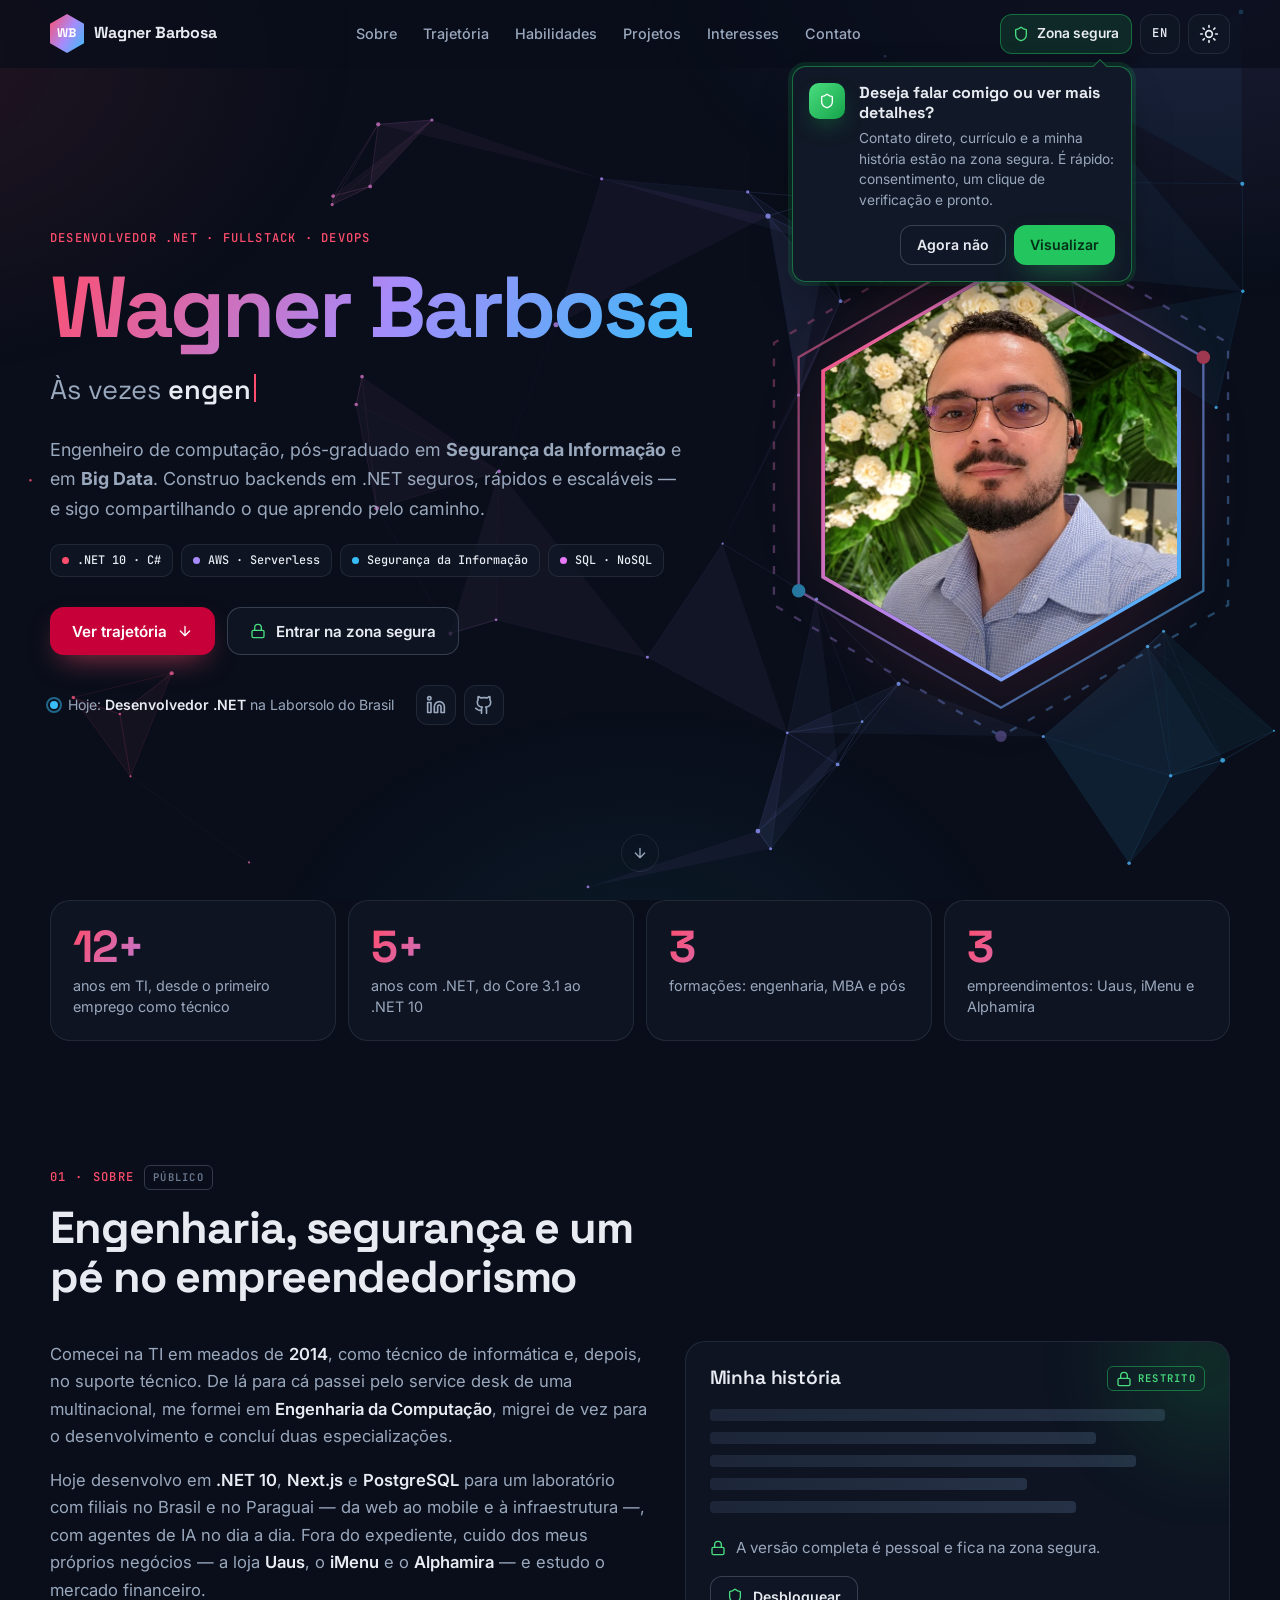
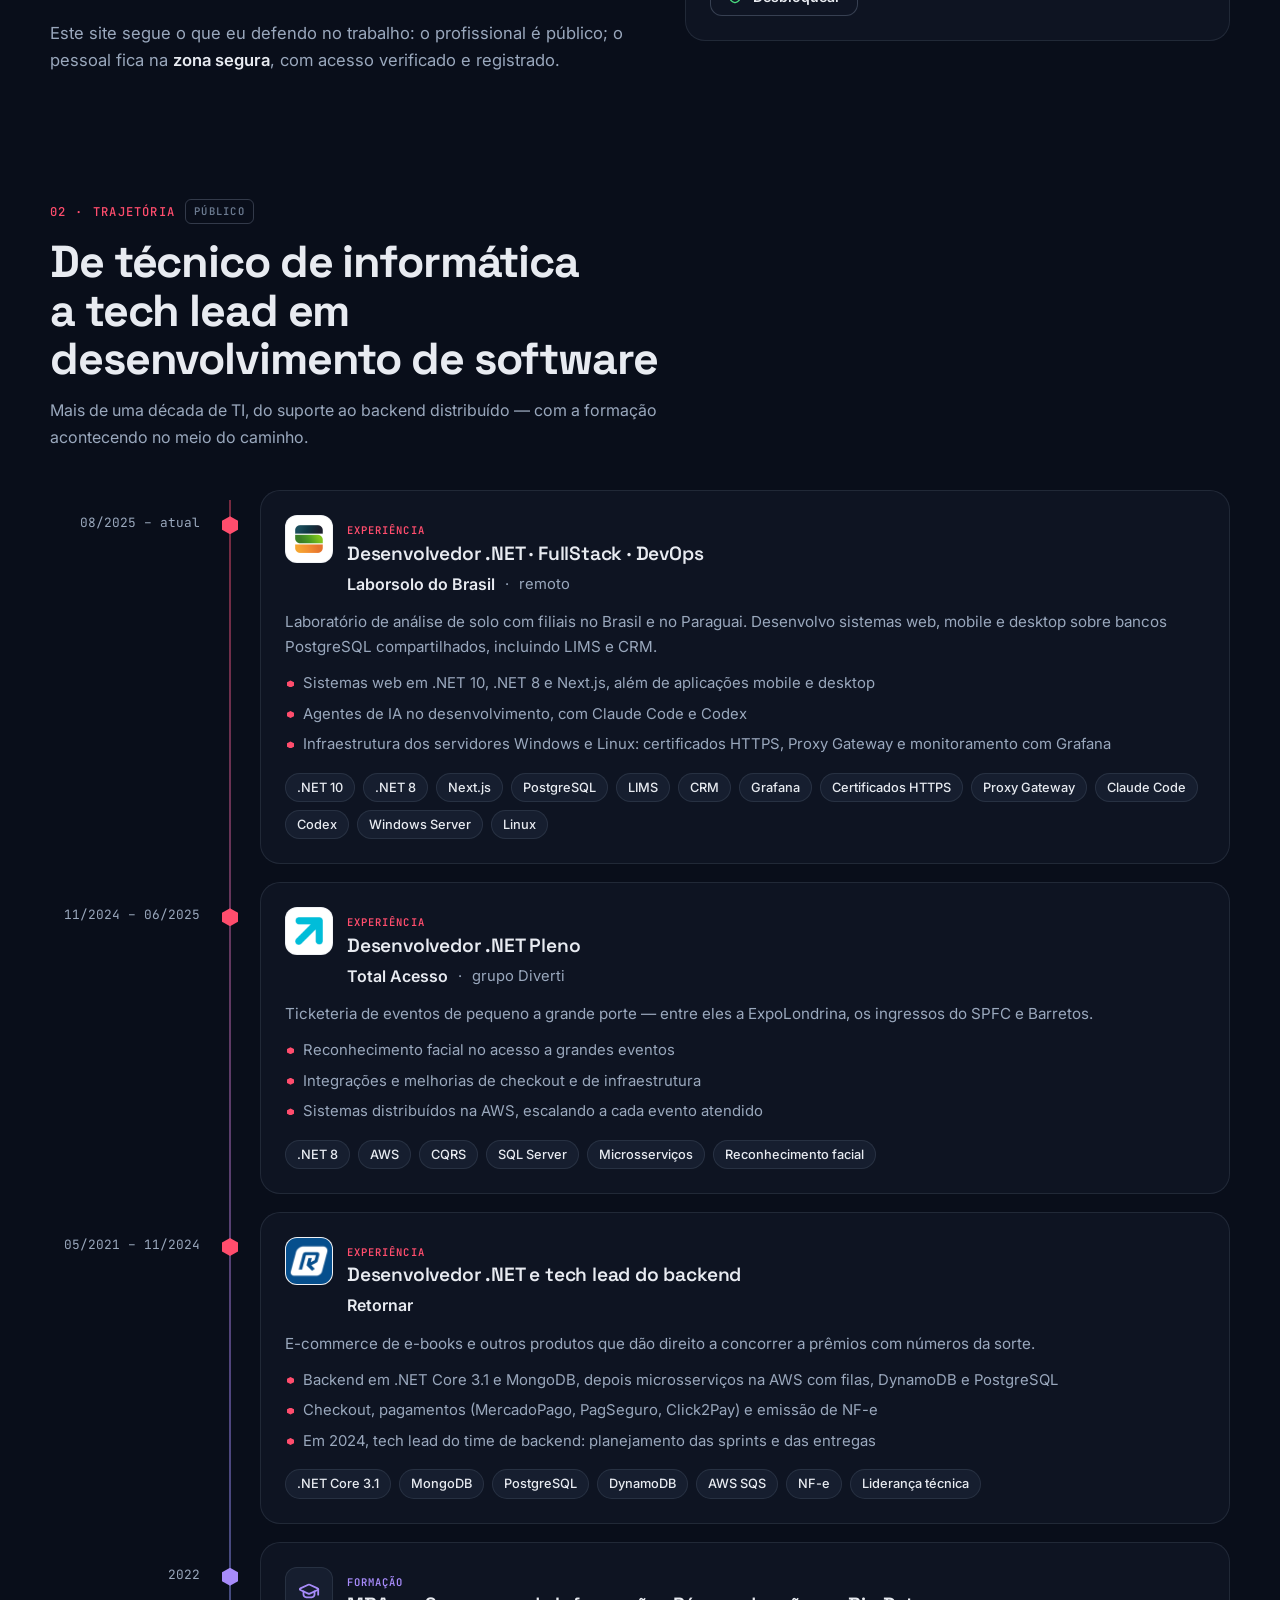
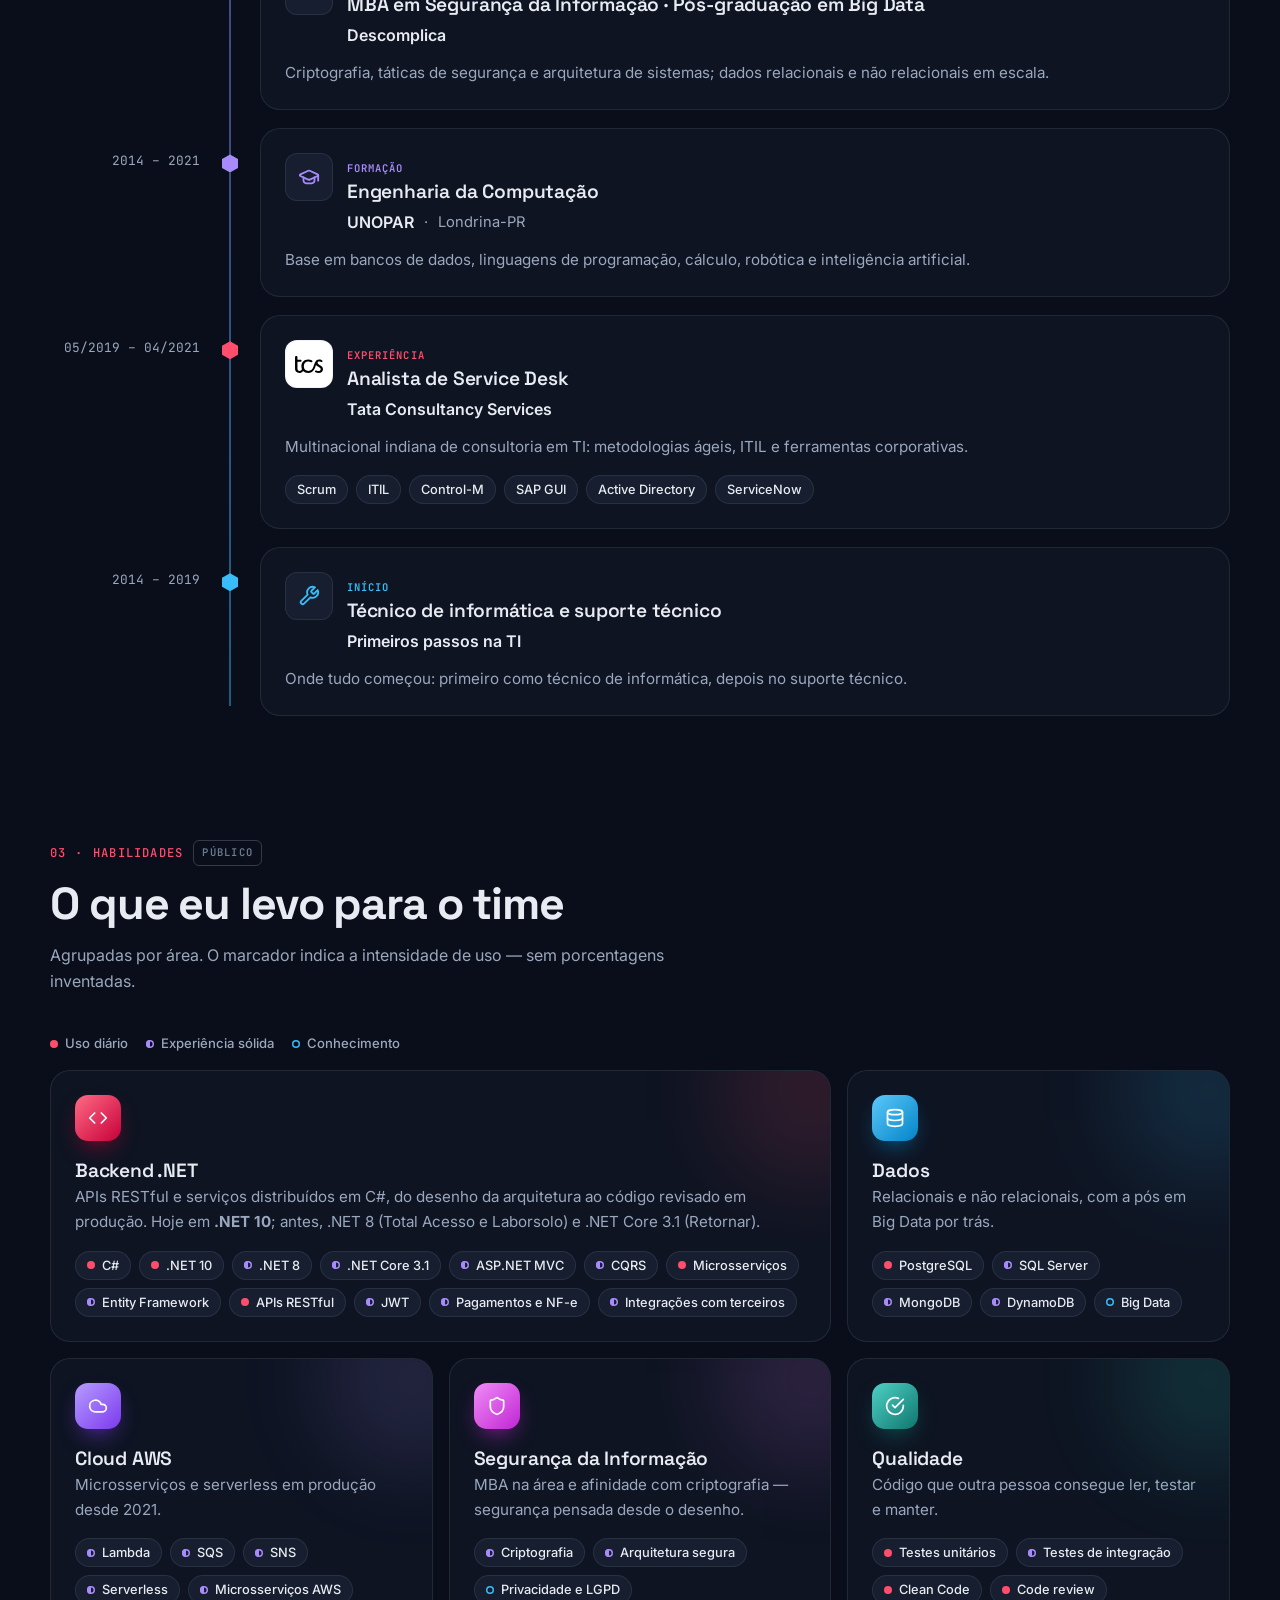
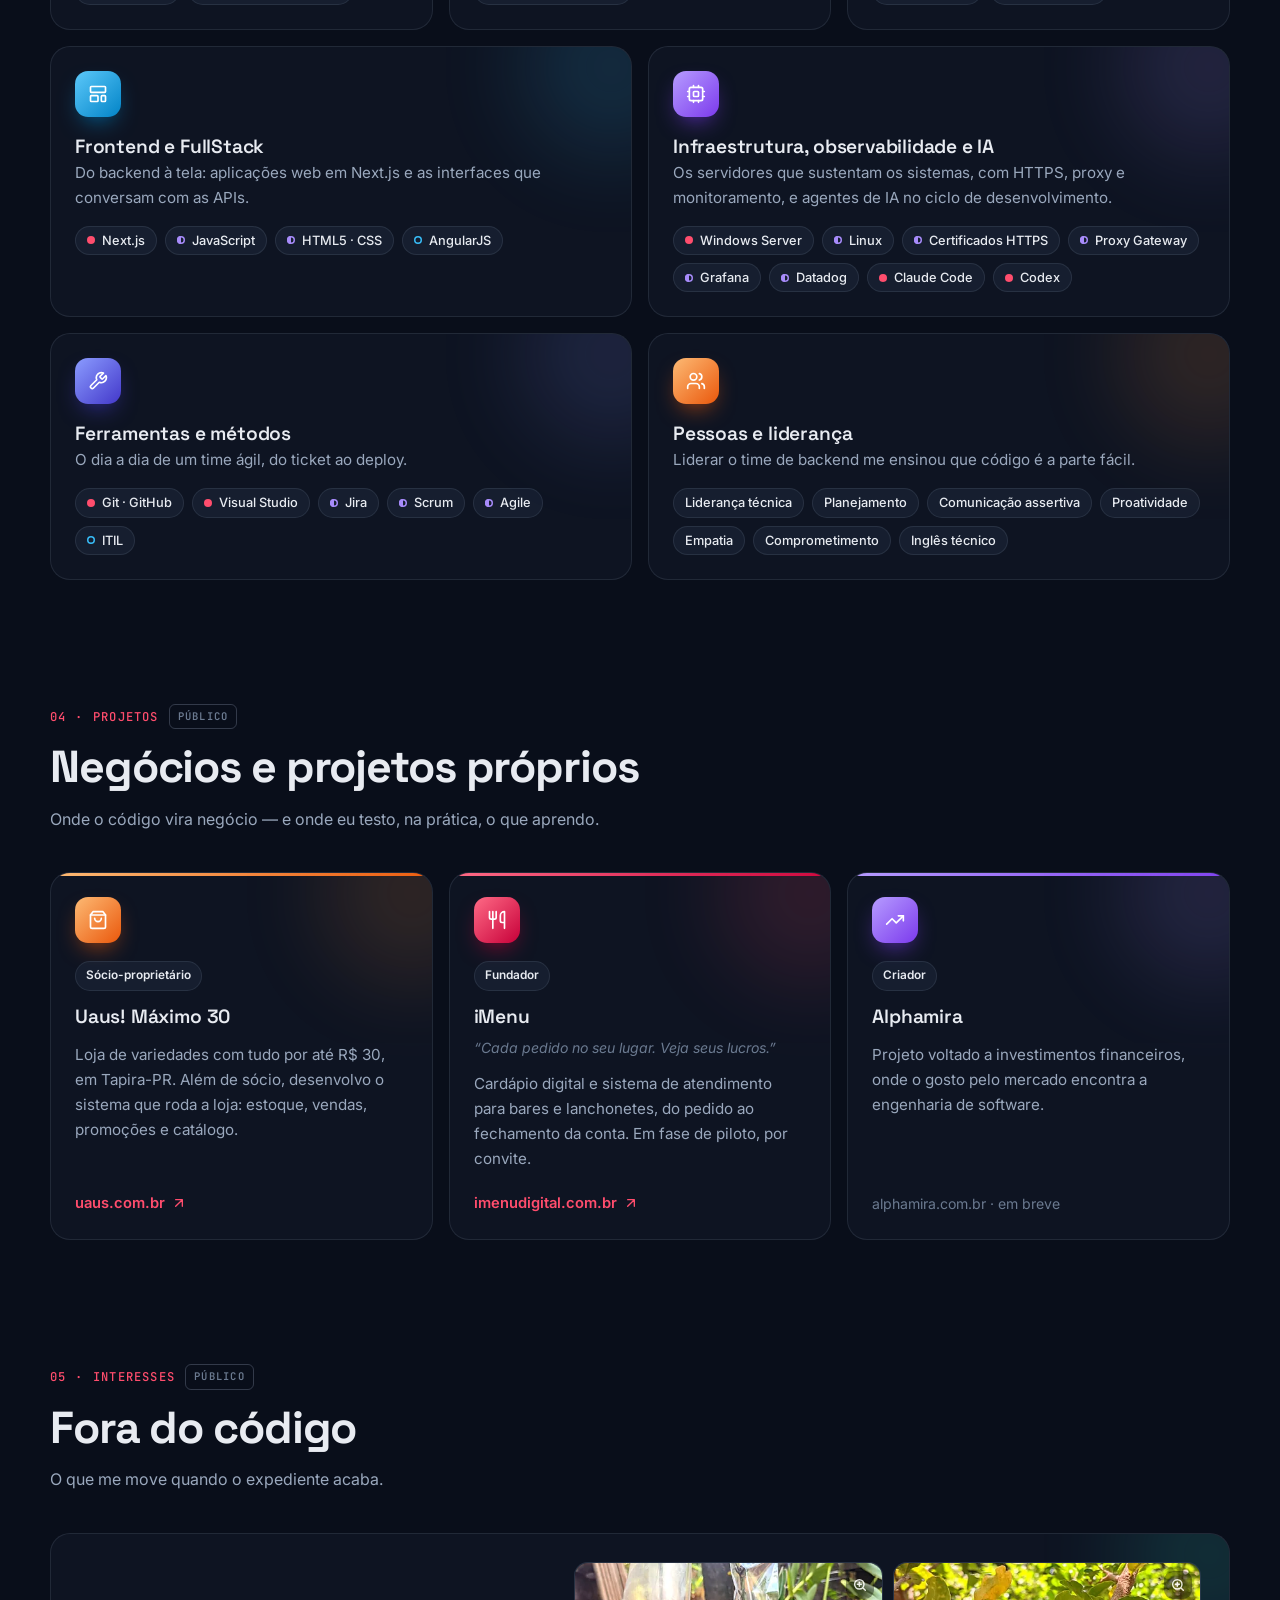
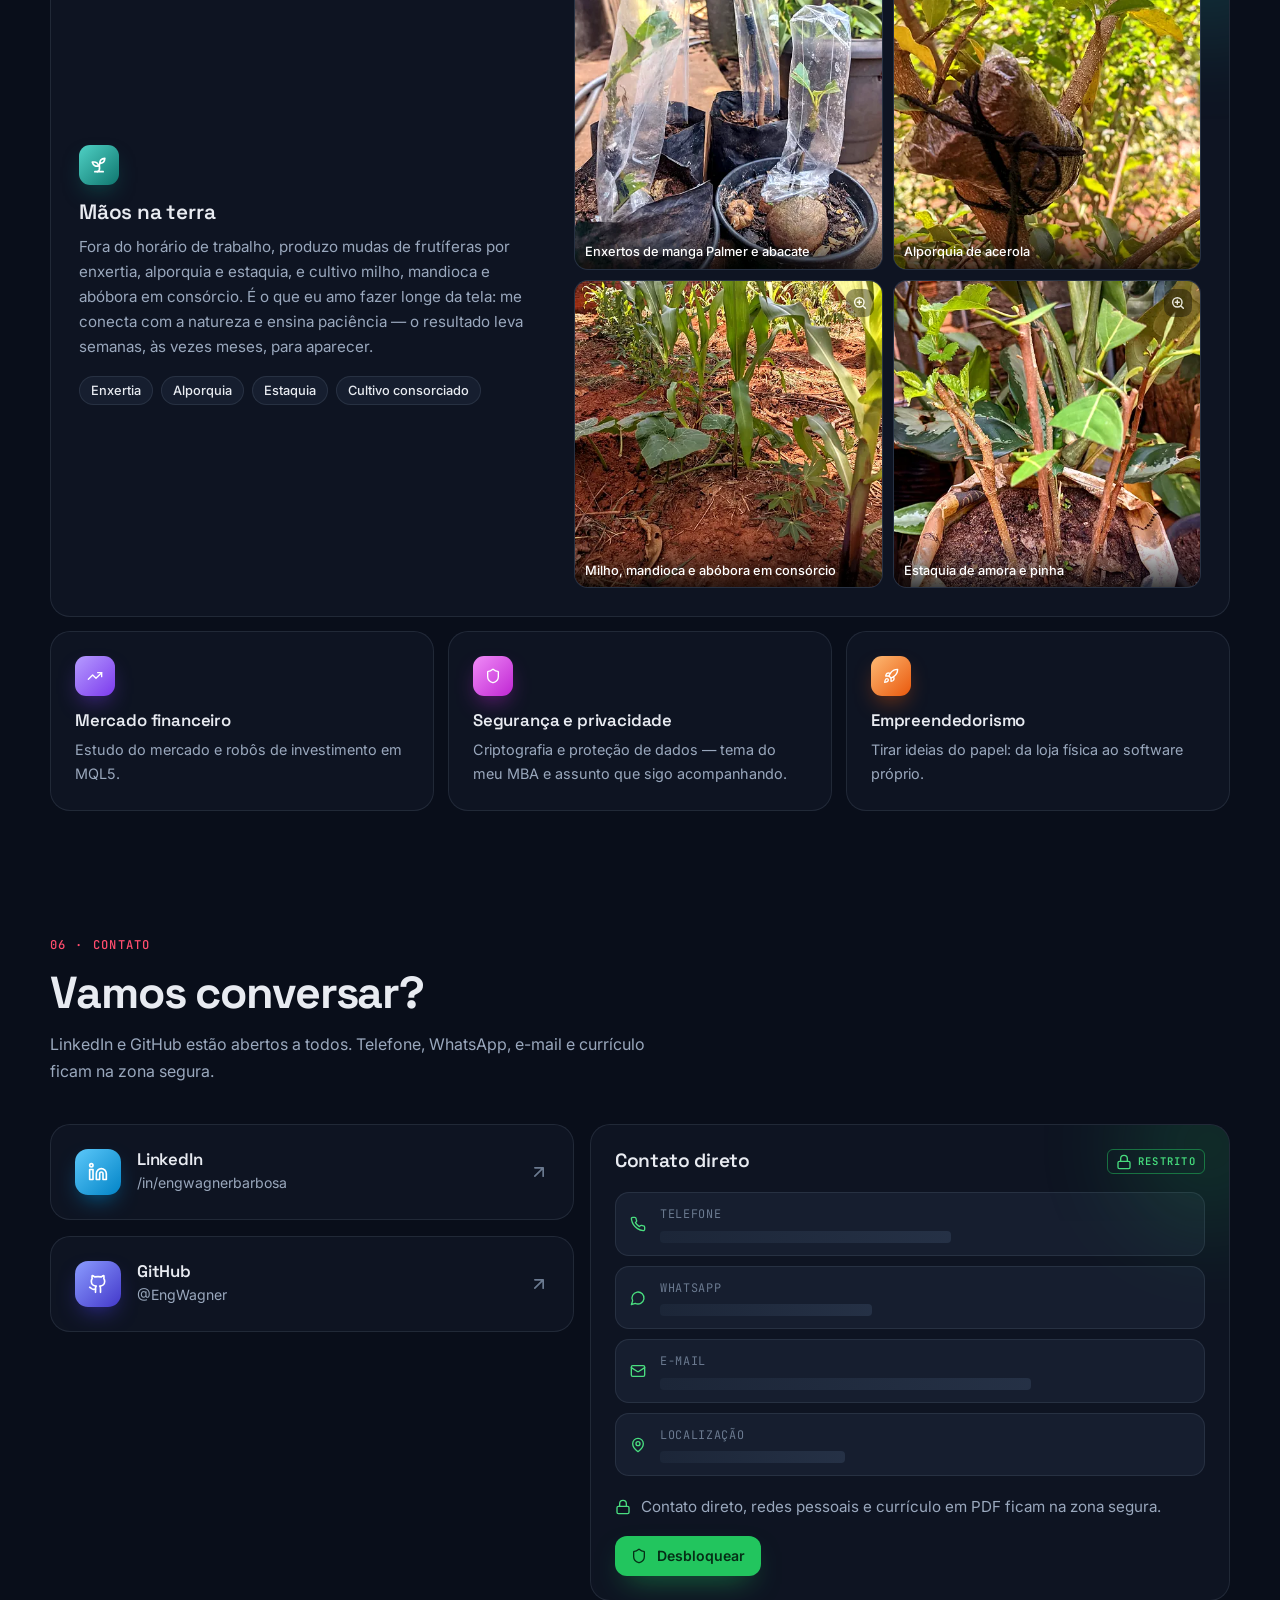
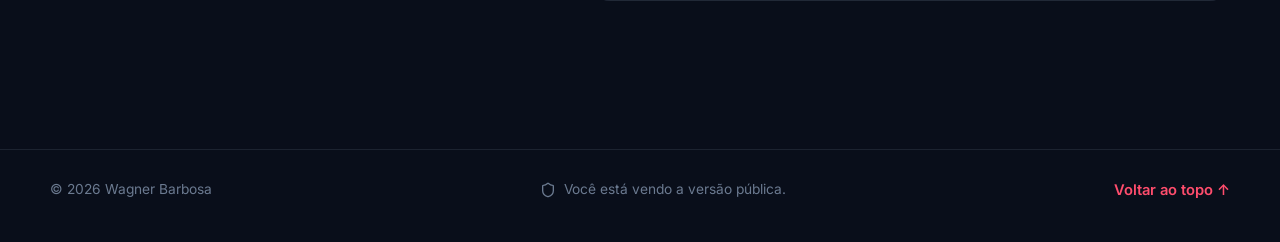
<file: index.html>
<!doctype html>
<html lang="pt-BR" data-theme="dark">
<head>
  <meta charset="utf-8">
  <meta name="viewport" content="width=device-width, initial-scale=1">
  <title>Wagner Barbosa · Desenvolvedor .NET</title>
  <meta name="description" content="Engenheiro de computação, pós-graduado em Segurança da Informação e em Big Data. Desenvolvedor .NET com foco em backend, AWS e dados.">
  <meta name="author" content="Wagner Barbosa">
  <meta name="color-scheme" content="dark light">
  <meta name="theme-color" content="#090e1a">
  <link rel="canonical" href="https://engwagner.com.br/">
  <link rel="alternate" hreflang="pt-BR" href="https://engwagner.com.br/">
  <link rel="alternate" hreflang="en" href="https://engwagner.com.br/en/">
  <link rel="alternate" hreflang="x-default" href="https://engwagner.com.br/">

  <!-- Prévia de link (LinkedIn, WhatsApp, buscadores) -->
  <meta property="og:type" content="website">
  <meta property="og:site_name" content="Wagner Barbosa">
  <meta property="og:title" content="Wagner Barbosa · Desenvolvedor .NET">
  <meta property="og:description" content="Backend em .NET, AWS e dados — com pós em Segurança da Informação e em Big Data.">
  <meta property="og:url" content="https://engwagner.com.br/">
  <meta property="og:image" content="https://engwagner.com.br/images/og-image.png">
  <meta property="og:image:width" content="1200">
  <meta property="og:image:height" content="630">
  <meta property="og:image:alt" content="Wagner Barbosa — Desenvolvedor .NET">
  <meta property="og:locale" content="pt_BR">
  <meta property="og:locale:alternate" content="en_US">
  <meta name="twitter:card" content="summary_large_image">

  <!-- Zona segura: preenchidas quando o Worker for publicado (PLANO-REDESIGN.md, §12).
       Vazias, o modal avisa que a zona ainda não está no ar. -->
  <meta name="zone-endpoint" content="https://zona-segura.engwagner.com.br">
  <meta name="zone-sitekey" content="0x4AAAAAAF-DEh5FKleddsWN">

  <!-- Tema antes da primeira pintura: escuro por padrão, sem "piscar". -->
  <script>
    (function () {
      var d = document.documentElement;
      d.classList.add('js');
      try {
        var t = localStorage.getItem('theme');
        if (t === 'light' || t === 'dark') d.setAttribute('data-theme', t);
      } catch (e) {}
    })();
  </script>

  <link rel="preconnect" href="https://fonts.googleapis.com">
  <link rel="preconnect" href="https://fonts.gstatic.com" crossorigin>
  <link href="https://fonts.googleapis.com/css2?family=Inter:wght@400;500;600&family=JetBrains+Mono:wght@400;500;600&family=Space+Grotesk:wght@500;600;700&display=swap" rel="stylesheet">
  <link rel="icon" href="images/favicon.svg" type="image/svg+xml">
  <link rel="icon" href="images/favicon-32.png" sizes="32x32" type="image/png">
  <link rel="apple-touch-icon" href="images/apple-touch-icon.png">

  <link rel="stylesheet" href="css/tokens.css?v=20261112">
  <link rel="stylesheet" href="css/styles.css?v=20261112">

  <script defer src="js/strings.js?v=20261112"></script>
  <script defer src="js/polygons.js?v=20261112"></script>
  <script defer src="js/zone.js?v=20261112"></script>
  <script defer src="js/main.js?v=20261112"></script>
  <script defer src="js/lightbox.js?v=20261112"></script>

  <!-- Google Analytics (gtag.js) -->
  <script async src="https://www.googletagmanager.com/gtag/js?id=G-HW10G16KTK"></script>
  <script>
    window.dataLayer = window.dataLayer || [];
    function gtag() { dataLayer.push(arguments); }
    gtag('js', new Date());
    gtag('config', 'G-HW10G16KTK');
  </script>

  <script type="application/ld+json">
  {
    "@context": "https://schema.org",
    "@type": "Person",
    "name": "Wagner Barbosa",
    "url": "https://engwagner.com.br/",
    "image": "https://engwagner.com.br/images/wagner.webp",
    "jobTitle": "Desenvolvedor .NET",
    "worksFor": { "@type": "Organization", "name": "Laborsolo do Brasil" },
    "alumniOf": { "@type": "CollegeOrUniversity", "name": "UNOPAR" },
    "knowsAbout": [".NET 10", ".NET", "C#", "APIs RESTful", "Clean Code", "Next.js", "CQRS", "AWS", "SQL Server", "PostgreSQL", "MongoDB", "DynamoDB", "Grafana", "Datadog", "Segurança da Informação", "Big Data"],
    "sameAs": ["https://www.linkedin.com/in/engwagnerbarbosa/", "https://github.com/EngWagner"]
  }
  </script>
</head>

<body>
  <a class="skip-link" href="#conteudo">Pular para o conteúdo</a>

  <!-- Ícones (Lucide, licença ISC) -->
  <svg width="0" height="0" style="position:absolute" aria-hidden="true">
    <symbol id="i-sun" viewBox="0 0 24 24"><circle cx="12" cy="12" r="4"/><path d="M12 2v2M12 20v2M4.93 4.93l1.41 1.41M17.66 17.66l1.41 1.41M2 12h2M20 12h2M6.34 17.66l-1.41 1.41M19.07 4.93l-1.41 1.41"/></symbol>
    <symbol id="i-moon" viewBox="0 0 24 24"><path d="M12 3a6 6 0 0 0 9 9 9 9 0 1 1-9-9Z"/></symbol>
    <symbol id="i-shield" viewBox="0 0 24 24"><path d="M20 13c0 5-3.5 7.5-7.66 8.95a1 1 0 0 1-.67-.01C7.5 20.5 4 18 4 13V6a1 1 0 0 1 1-1c2 0 4.5-1.2 6.24-2.72a1.17 1.17 0 0 1 1.52 0C14.51 3.81 17 5 19 5a1 1 0 0 1 1 1z"/></symbol>
    <symbol id="i-shield-check" viewBox="0 0 24 24"><path d="M20 13c0 5-3.5 7.5-7.66 8.95a1 1 0 0 1-.67-.01C7.5 20.5 4 18 4 13V6a1 1 0 0 1 1-1c2 0 4.5-1.2 6.24-2.72a1.17 1.17 0 0 1 1.52 0C14.51 3.81 17 5 19 5a1 1 0 0 1 1 1z"/><path d="m9 12 2 2 4-4"/></symbol>
    <symbol id="i-lock" viewBox="0 0 24 24"><rect width="18" height="11" x="3" y="11" rx="2"/><path d="M7 11V7a5 5 0 0 1 10 0v4"/></symbol>
    <symbol id="i-menu" viewBox="0 0 24 24"><path d="M4 6h16M4 12h16M4 18h16"/></symbol>
    <symbol id="i-x" viewBox="0 0 24 24"><path d="M18 6 6 18M6 6l12 12"/></symbol>
    <symbol id="i-arrow-down" viewBox="0 0 24 24"><path d="M12 5v14M19 12l-7 7-7-7"/></symbol>
    <symbol id="i-arrow-up-right" viewBox="0 0 24 24"><path d="M7 7h10v10M7 17 17 7"/></symbol>
    <symbol id="i-download" viewBox="0 0 24 24"><path d="M21 15v4a2 2 0 0 1-2 2H5a2 2 0 0 1-2-2v-4"/><path d="m7 10 5 5 5-5M12 15V3"/></symbol>
    <symbol id="i-mail" viewBox="0 0 24 24"><rect width="20" height="16" x="2" y="4" rx="2"/><path d="m22 7-8.97 5.7a1.94 1.94 0 0 1-2.06 0L2 7"/></symbol>
    <symbol id="i-phone" viewBox="0 0 24 24"><path d="M22 16.92v3a2 2 0 0 1-2.18 2 19.79 19.79 0 0 1-8.63-3.07 19.5 19.5 0 0 1-6-6 19.79 19.79 0 0 1-3.07-8.67A2 2 0 0 1 4.11 2h3a2 2 0 0 1 2 1.72 12.84 12.84 0 0 0 .7 2.81 2 2 0 0 1-.45 2.11L8.09 9.91a16 16 0 0 0 6 6l1.27-1.27a2 2 0 0 1 2.11-.45 12.84 12.84 0 0 0 2.81.7A2 2 0 0 1 22 16.92z"/></symbol>
    <symbol id="i-chat" viewBox="0 0 24 24"><path d="M7.9 20A9 9 0 1 0 4 16.1L2 22Z"/></symbol>
    <symbol id="i-pin" viewBox="0 0 24 24"><path d="M20 10c0 6-8 12-8 12s-8-6-8-12a8 8 0 0 1 16 0Z"/><circle cx="12" cy="10" r="3"/></symbol>
    <symbol id="i-copy" viewBox="0 0 24 24"><rect width="14" height="14" x="8" y="8" rx="2"/><path d="M4 16c-1.1 0-2-.9-2-2V4c0-1.1.9-2 2-2h10c1.1 0 2 .9 2 2"/></symbol>
    <symbol id="i-check" viewBox="0 0 24 24"><path d="M20 6 9 17l-5-5"/></symbol>
    <symbol id="i-code" viewBox="0 0 24 24"><path d="m16 18 6-6-6-6M8 6l-6 6 6 6"/></symbol>
    <symbol id="i-database" viewBox="0 0 24 24"><ellipse cx="12" cy="5" rx="9" ry="3"/><path d="M3 5v14a9 3 0 0 0 18 0V5"/><path d="M3 12a9 3 0 0 0 18 0"/></symbol>
    <symbol id="i-cloud" viewBox="0 0 24 24"><path d="M17.5 19H9a7 7 0 1 1 6.71-9h1.79a4.5 4.5 0 1 1 0 9Z"/></symbol>
    <symbol id="i-check-circle" viewBox="0 0 24 24"><path d="M22 11.08V12a10 10 0 1 1-5.93-9.14"/><path d="m9 11 3 3L22 4"/></symbol>
    <symbol id="i-wrench" viewBox="0 0 24 24"><path d="M14.7 6.3a1 1 0 0 0 0 1.4l1.6 1.6a1 1 0 0 0 1.4 0l3.77-3.77a6 6 0 0 1-7.94 7.94l-6.91 6.91a2.12 2.12 0 0 1-3-3l6.91-6.91a6 6 0 0 1 7.94-7.94l-3.76 3.76z"/></symbol>
    <symbol id="i-graduation" viewBox="0 0 24 24"><path d="M21.42 10.922a1 1 0 0 0-.019-1.838L12.83 5.18a2 2 0 0 0-1.66 0L2.6 9.08a1 1 0 0 0 0 1.832l8.57 3.908a2 2 0 0 0 1.66 0z"/><path d="M22 10v6"/><path d="M6 12.5V16a6 3 0 0 0 12 0v-3.5"/></symbol>
    <symbol id="i-sprout" viewBox="0 0 24 24"><path d="M7 20h10"/><path d="M10 20c5.5-2.5.8-6.4 3-10"/><path d="M9.5 9.4c1.1.8 1.8 2.2 2.3 3.7-2 .4-3.5.4-4.8-.3-1.2-.6-2.3-1.9-3-4.2 2.8-.5 4.4 0 5.5.8z"/><path d="M14.1 6a7 7 0 0 0-1.1 4c1.9-.1 3.3-.6 4.3-1.4 1-1 1.6-2.3 1.7-4.6-2.7.1-4 1-4.9 2z"/></symbol>
    <symbol id="i-chevron-left" viewBox="0 0 24 24"><path d="m15 18-6-6 6-6"/></symbol>
    <symbol id="i-chevron-right" viewBox="0 0 24 24"><path d="m9 18 6-6-6-6"/></symbol>
    <symbol id="i-zoom-in" viewBox="0 0 24 24"><circle cx="11" cy="11" r="8"/><path d="m21 21-4.35-4.35M11 8v6M8 11h6"/></symbol>
    <symbol id="i-zoom-out" viewBox="0 0 24 24"><circle cx="11" cy="11" r="8"/><path d="m21 21-4.35-4.35M8 11h6"/></symbol>
    <symbol id="i-users" viewBox="0 0 24 24"><path d="M16 21v-2a4 4 0 0 0-4-4H6a4 4 0 0 0-4 4v2"/><circle cx="9" cy="7" r="4"/><path d="M22 21v-2a4 4 0 0 0-3-3.87M16 3.13a4 4 0 0 1 0 7.75"/></symbol>
    <symbol id="i-trending" viewBox="0 0 24 24"><path d="m22 7-8.5 8.5-5-5L2 17"/><path d="M16 7h6v6"/></symbol>
    <symbol id="i-bag" viewBox="0 0 24 24"><path d="M6 2 3 6v14a2 2 0 0 0 2 2h14a2 2 0 0 0 2-2V6l-3-4Z"/><path d="M3 6h18M16 10a4 4 0 0 1-8 0"/></symbol>
    <symbol id="i-utensils" viewBox="0 0 24 24"><path d="M3 2v7c0 1.1.9 2 2 2h4a2 2 0 0 0 2-2V2M7 2v20M21 15V2a5 5 0 0 0-5 5v6c0 1.1.9 2 2 2h3Zm0 0v7"/></symbol>
    <symbol id="i-rocket" viewBox="0 0 24 24"><path d="M4.5 16.5c-1.5 1.26-2 5-2 5s3.74-.5 5-2c.71-.84.7-2.13-.09-2.91a2.18 2.18 0 0 0-2.91-.09z"/><path d="m12 15-3-3a22 22 0 0 1 2-3.95A12.88 12.88 0 0 1 22 2c0 2.72-.78 7.5-6 11a22.35 22.35 0 0 1-4 2z"/><path d="M9 12H4s.55-3.03 2-4c1.62-1.08 5 0 5 0M12 15v5s3.03-.55 4-2c1.08-1.62 0-5 0-5"/></symbol>
    <symbol id="i-log-out" viewBox="0 0 24 24"><path d="M9 21H5a2 2 0 0 1-2-2V5a2 2 0 0 1 2-2h4"/><path d="m16 17 5-5-5-5M21 12H9"/></symbol>
    <symbol id="i-layout" viewBox="0 0 24 24"><rect width="18" height="7" x="3" y="3" rx="1"/><rect width="9" height="7" x="3" y="14" rx="1"/><rect width="5" height="7" x="16" y="14" rx="1"/></symbol>
    <symbol id="i-cpu" viewBox="0 0 24 24"><rect width="16" height="16" x="4" y="4" rx="2"/><rect width="6" height="6" x="9" y="9" rx="1"/><path d="M15 2v2M15 20v2M2 15h2M2 9h2M20 15h2M20 9h2M9 2v2M9 20v2"/></symbol>
    <symbol id="i-linkedin" viewBox="0 0 24 24"><path d="M16 8a6 6 0 0 1 6 6v7h-4v-7a2 2 0 0 0-2-2 2 2 0 0 0-2 2v7h-4v-7a6 6 0 0 1 6-6z"/><rect width="4" height="12" x="2" y="9"/><circle cx="4" cy="4" r="2"/></symbol>
    <symbol id="i-github" viewBox="0 0 24 24"><path d="M15 22v-4a4.8 4.8 0 0 0-1-3.5c3 0 6-2 6-5.5.08-1.25-.27-2.48-1-3.5.28-1.15.28-2.35 0-3.5 0 0-1 0-3 1.5-2.64-.5-5.36-.5-8 0C6 2 5 2 5 2c-.3 1.15-.3 2.35 0 3.5A5.403 5.403 0 0 0 4 9c0 3.5 3 5.5 6 5.5-.39.49-.68 1.05-.85 1.65-.17.6-.22 1.23-.15 1.85v4"/><path d="M9 18c-4.51 2-5-2-7-2"/></symbol>
    <symbol id="i-instagram" viewBox="0 0 24 24"><rect width="20" height="20" x="2" y="2" rx="5"/><path d="M16 11.37A4 4 0 1 1 12.63 8 4 4 0 0 1 16 11.37zM17.5 6.5h.01"/></symbol>
    <symbol id="i-facebook" viewBox="0 0 24 24"><path d="M18 2h-3a5 5 0 0 0-5 5v3H7v4h3v8h4v-8h3l1-4h-4V7a1 1 0 0 1 1-1h3z"/></symbol>
  </svg>

  <!-- Fundo: malha de polígonos (canvas) + brilhos -->
  <div class="mesh" aria-hidden="true"><canvas id="mesh"></canvas></div>
  <div class="mesh-glow" aria-hidden="true"></div>

  <!-- ===================== CABEÇALHO ===================== -->
  <header class="site-header" id="site-header">
    <div class="container header-inner">
      <a class="brand" href="#inicio" aria-label="Wagner Barbosa">
        <span class="brand-mark" aria-hidden="true">WB</span>
        <span class="brand-name">Wagner Barbosa</span>
      </a>

      <nav class="nav" id="nav" aria-label="Principal">
        <ul>
          <li><a href="#sobre">Sobre</a></li>
          <li><a href="#trajetoria">Trajetória</a></li>
          <li><a href="#habilidades">Habilidades</a></li>
          <li><a href="#projetos">Projetos</a></li>
          <li><a href="#interesses">Interesses</a></li>
          <li><a href="#contato">Contato</a></li>
        </ul>
      </nav>

      <div class="header-actions">
        <div class="zone-wrap" id="zone-wrap">
          <button class="zone-btn" type="button" data-zone-open aria-haspopup="dialog" aria-describedby="zone-tip">
            <svg class="i i-sm i-shield" aria-hidden="true"><use href="#i-shield"/></svg>
            <svg class="i i-sm i-shield-check" aria-hidden="true"><use href="#i-shield-check"/></svg>
            <span class="zone-label">Zona segura</span>
            <span class="zone-timer" id="zone-timer"></span>
          </button>
          <!-- Tooltip: ao passar o mouse ou focar pelo teclado -->
          <span class="zone-tip" role="tooltip" id="zone-tip">
            <span class="tip-off"><strong>O que é a zona segura?</strong><span>Meu contato direto, o currículo e a minha história. Para entrar: consentimento e verificação anti-robô — o acesso fica registrado.</span></span>
            <span class="tip-on"><strong>Zona segura ativa</strong><span>Clique para ver o registro do seu acesso ou para sair.</span></span>
          </span>
          <!-- Sugestão: uma vez por sessão (5 s na página ou um terço rolado) -->
          <div class="zone-nudge" id="zone-nudge" role="region" aria-live="polite" aria-label="Sugestão" hidden>
            <span class="card-icon tone-zone"><svg class="i i-sm" aria-hidden="true"><use href="#i-shield"/></svg></span>
            <div>
              <h3>Deseja falar comigo ou ver mais detalhes?</h3>
              <p>Contato direto, currículo e a minha história estão na zona segura. É rápido: consentimento, um clique de verificação e pronto.</p>
              <div class="nudge-actions">
                <button class="btn btn-ghost btn-sm" type="button" data-nudge-close>Agora não</button>
                <button class="btn btn-zone btn-sm" type="button" data-zone-open><span>Visualizar</span></button>
              </div>
            </div>
          </div>
        </div>
        <a class="icon-btn lang-btn" id="lang-link" href="en/" hreflang="en" lang="en" aria-label="English version">EN</a>
        <button class="icon-btn theme-btn" type="button" id="theme-toggle">
          <svg class="i i-sun" aria-hidden="true"><use href="#i-sun"/></svg>
          <svg class="i i-moon" aria-hidden="true"><use href="#i-moon"/></svg>
        </button>
        <button class="icon-btn menu-btn" type="button" id="menu-toggle" aria-expanded="false" aria-controls="nav">
          <svg class="i i-menu" aria-hidden="true"><use href="#i-menu"/></svg>
          <svg class="i i-x" aria-hidden="true"><use href="#i-x"/></svg>
        </button>
      </div>
    </div>
  </header>

  <main id="conteudo">

    <!-- ===================== HERÓI ===================== -->
    <section class="hero" id="inicio">
      <div class="container hero-grid">
        <div class="hero-text">
          <p class="eyebrow reveal">Desenvolvedor .NET · FullStack · DevOps</p>
          <h1 class="reveal"><span class="grad-text">Wagner Barbosa</span></h1>
          <p class="rotator reveal">
            <span>Às vezes</span>
            <span class="txt-rotate" aria-hidden="true" data-rotate='["engenheiro", "programador", "empreendedor", "investidor"]'></span><span class="caret" aria-hidden="true"></span>
            <span class="sr-only">engenheiro, programador, empreendedor e investidor.</span>
          </p>
          <p class="lead reveal">Engenheiro de computação, pós-graduado em <strong>Segurança da Informação</strong> e em <strong>Big Data</strong>. Construo backends em .NET seguros, rápidos e escaláveis — e sigo compartilhando o que aprendo pelo caminho.</p>
          <ul class="hero-stack reveal" aria-label="Principais tecnologias">
            <li><span class="dot" style="--d: var(--accent)"></span>.NET 10 · C#</li>
            <li><span class="dot" style="--d: var(--violet)"></span>AWS · Serverless</li>
            <li><span class="dot" style="--d: var(--sky)"></span><span>Segurança da Informação</span></li>
            <li><span class="dot" style="--d: #e879f9"></span>SQL · NoSQL</li>
          </ul>
          <div class="cta-row reveal">
            <a class="btn btn-primary" href="#trajetoria">
              <span>Ver trajetória</span>
              <svg class="i i-sm" aria-hidden="true"><use href="#i-arrow-down"/></svg>
            </a>
            <!-- RESTRITO: com a zona aberta, vira o botão do currículo -->
            <span data-zone-slot="hero-cta">
              <button class="btn btn-ghost" type="button" data-zone-open>
                <svg class="i i-sm" aria-hidden="true"><use href="#i-lock"/></svg>
                <span>Entrar na zona segura</span>
              </button>
            </span>
          </div>
          <div class="hero-meta reveal">
            <span class="status"><span class="pulse" aria-hidden="true"></span><span>Hoje: <strong>Desenvolvedor .NET</strong> na Laborsolo do Brasil</span></span>
            <div class="socials">
              <a class="social" href="https://www.linkedin.com/in/engwagnerbarbosa/" target="_blank" rel="noopener noreferrer" aria-label="LinkedIn"><svg class="i" aria-hidden="true"><use href="#i-linkedin"/></svg></a>
              <a class="social" href="https://github.com/EngWagner" target="_blank" rel="noopener noreferrer" aria-label="GitHub"><svg class="i" aria-hidden="true"><use href="#i-github"/></svg></a>
            </div>
          </div>
        </div>

        <div class="portrait reveal">
          <div class="portrait-ring" aria-hidden="true"></div>
          <div class="portrait-img">
            <img src="images/wagner.webp" width="720" height="831" alt="Foto de Wagner Barbosa" fetchpriority="high">
          </div>
          <!-- Moldura decorativa: dois hexágonos girando devagar em volta da foto -->
          <svg class="portrait-orbit" viewBox="-52 -52 104 104" aria-hidden="true">
            <defs>
              <linearGradient id="orbit-grad" x1="0" y1="0" x2="1" y2="1">
                <stop offset="0" style="stop-color: var(--accent)"/>
                <stop offset=".5" style="stop-color: var(--violet)"/>
                <stop offset="1" style="stop-color: var(--sky)"/>
              </linearGradient>
            </defs>
            <g class="orbit orbit-a">
              <polygon points="0,-45 38.97,-22.5 38.97,22.5 0,45 -38.97,22.5 -38.97,-22.5"/>
              <circle cx="38.97" cy="-22.5" r="1.3" style="fill: var(--accent)"/>
              <circle cx="-38.97" cy="22.5" r="1.3" style="fill: var(--sky)"/>
            </g>
            <g class="orbit orbit-b">
              <polygon points="0,-50.5 43.73,-25.25 43.73,25.25 0,50.5 -43.73,25.25 -43.73,-25.25"/>
              <circle cx="0" cy="50.5" r="1.1" style="fill: var(--violet)"/>
            </g>
          </svg>
        </div>
      </div>
      <a class="scroll-hint" href="#numeros" aria-label="Rolar para baixo"><svg class="i i-sm" aria-hidden="true"><use href="#i-arrow-down"/></svg></a>
    </section>

    <!-- ===================== NÚMEROS ===================== -->
    <section class="container" id="numeros" aria-label="Em números">
      <div class="stats">
        <div class="stat reveal"><div class="stat-num grad-text"><span data-years-since="2014-06">12</span>+</div><div class="stat-label">anos em TI, desde o primeiro emprego como técnico</div></div>
        <div class="stat reveal"><div class="stat-num grad-text"><span data-years-since="2021-05">5</span>+</div><div class="stat-label">anos com .NET, do Core 3.1 ao .NET 10</div></div>
        <div class="stat reveal"><div class="stat-num grad-text">3</div><div class="stat-label">formações: engenharia, MBA e pós</div></div>
        <div class="stat reveal"><div class="stat-num grad-text">3</div><div class="stat-label">empreendimentos: Uaus, iMenu e Alphamira</div></div>
      </div>
    </section>

    <!-- ===================== 01 · SOBRE ===================== -->
    <section class="section" id="sobre">
      <div class="container">
        <header class="section-head reveal">
          <p class="eyebrow">01 · <span>Sobre</span> <span class="class-tag">Público</span></p>
          <h2 class="section-title">Engenharia, segurança e um pé no empreendedorismo</h2>
        </header>

        <div class="about-grid">
          <div class="prose reveal">
            <p>Comecei na TI em meados de <strong>2014</strong>, como técnico de informática e, depois, no suporte técnico. De lá para cá passei pelo service desk de uma multinacional, me formei em <strong>Engenharia da Computação</strong>, migrei de vez para o desenvolvimento e concluí duas especializações.</p>
            <p>Hoje desenvolvo em <strong>.NET 10</strong>, <strong>Next.js</strong> e <strong>PostgreSQL</strong> para um laboratório com filiais no Brasil e no Paraguai — da web ao mobile e à infraestrutura —, com agentes de IA no dia a dia. Fora do expediente, cuido dos meus próprios negócios — a loja <strong>Uaus</strong>, o <strong>iMenu</strong> e o <strong>Alphamira</strong> — e estudo o mercado financeiro.</p>
            <p>Este site segue o que eu defendo no trabalho: o profissional é público; o pessoal fica na <strong>zona segura</strong>, com acesso verificado e registrado.</p>
          </div>

          <!-- RESTRITO: o texto real chega do Worker depois da verificação -->
          <article class="card reveal tone-zone" data-zone-slot="story">
            <span class="card-glow" aria-hidden="true"></span>
            <div class="restricted-head">
              <h3>Minha história</h3>
              <span class="class-tag is-restricted"><svg class="i i-sm" aria-hidden="true"><use href="#i-lock"/></svg><span>Restrito</span></span>
            </div>
            <div class="redacted" aria-hidden="true"><span></span><span></span><span></span><span></span><span></span></div>
            <p class="locked-note"><svg class="i i-sm" aria-hidden="true"><use href="#i-lock"/></svg><span>A versão completa é pessoal e fica na zona segura.</span></p>
            <button class="btn btn-ghost btn-sm" type="button" data-zone-open>
              <svg class="i i-sm" aria-hidden="true"><use href="#i-shield"/></svg><span>Desbloquear</span>
            </button>
          </article>
        </div>
      </div>
    </section>

    <!-- ===================== 02 · TRAJETÓRIA ===================== -->
    <section class="section" id="trajetoria">
      <div class="container">
        <header class="section-head reveal">
          <p class="eyebrow">02 · <span>Trajetória</span> <span class="class-tag">Público</span></p>
          <h2 class="section-title">De técnico de informática a tech lead em desenvolvimento de software</h2>
          <p class="section-sub">Mais de uma década de TI, do suporte ao backend distribuído — com a formação acontecendo no meio do caminho.</p>
        </header>

        <ol class="timeline">
          <!-- ITEM DA TRAJETÓRIA — copie o <li> inteiro (nos dois idiomas).
               data-tipo: experiencia | formacao | inicio. O id vira link direto (#xp-...).
               Ordem: do mais recente para o mais antigo (pela data de término).
               Logo: arquivo quadrado em images/logos/ (até 96 px), num ladrilho branco;
               tl-logo--full se o logo já tem fundo próprio. Sem logo: tl-logo--icon. -->
          <li class="tl-item reveal" data-tipo="experiencia" id="xp-laborsolo">
            <p class="tl-date"><time datetime="2025-08">08/2025</time> – <span>atual</span></p>
            <span class="tl-marker" aria-hidden="true"></span>
            <article class="card tl-card">
              <div class="tl-head">
                <span class="tl-logo"><img src="images/logos/laborsolo.png" alt="" width="56" height="56" loading="lazy" decoding="async"></span>
                <div class="tl-head-text">
                  <span class="type-pill">Experiência</span>
                  <h3>Desenvolvedor .NET · FullStack · DevOps</h3>
                  <p class="org"><span>Laborsolo do Brasil</span><span aria-hidden="true">·</span><span>remoto</span></p>
                </div>
              </div>
              <p>Laboratório de análise de solo com filiais no Brasil e no Paraguai. Desenvolvo sistemas web, mobile e desktop sobre bancos PostgreSQL compartilhados, incluindo LIMS e CRM.</p>
              <ul class="highlights">
                <li>Sistemas web em .NET 10, .NET 8 e Next.js, além de aplicações mobile e desktop</li>
                <li>Agentes de IA no desenvolvimento, com Claude Code e Codex</li>
                <li>Infraestrutura dos servidores Windows e Linux: certificados HTTPS, Proxy Gateway e monitoramento com Grafana</li>
              </ul>
              <ul class="chips" aria-label="Tecnologias">
                <li class="chip">.NET 10</li><li class="chip">.NET 8</li><li class="chip">Next.js</li><li class="chip">PostgreSQL</li><li class="chip">LIMS</li><li class="chip">CRM</li><li class="chip">Grafana</li><li class="chip">Certificados HTTPS</li><li class="chip">Proxy Gateway</li><li class="chip">Claude Code</li><li class="chip">Codex</li><li class="chip">Windows Server</li><li class="chip">Linux</li>
              </ul>
            </article>
          </li>
          <!-- /ITEM DA TRAJETÓRIA -->

          <li class="tl-item reveal" data-tipo="experiencia" id="xp-total-acesso">
            <p class="tl-date"><time datetime="2024-11">11/2024</time> – <time datetime="2025-06">06/2025</time></p>
            <span class="tl-marker" aria-hidden="true"></span>
            <article class="card tl-card">
              <div class="tl-head">
                <span class="tl-logo"><img src="images/logos/total-acesso.png" alt="" width="82" height="82" loading="lazy" decoding="async"></span>
                <div class="tl-head-text">
                  <span class="type-pill">Experiência</span>
                  <h3>Desenvolvedor .NET Pleno</h3>
                  <p class="org"><span>Total Acesso</span><span aria-hidden="true">·</span><span>grupo Diverti</span></p>
                </div>
              </div>
              <p>Ticketeria de eventos de pequeno a grande porte — entre eles a ExpoLondrina, os ingressos do SPFC e Barretos.</p>
              <ul class="highlights">
                <li>Reconhecimento facial no acesso a grandes eventos</li>
                <li>Integrações e melhorias de checkout e de infraestrutura</li>
                <li>Sistemas distribuídos na AWS, escalando a cada evento atendido</li>
              </ul>
              <ul class="chips" aria-label="Tecnologias">
                <li class="chip">.NET 8</li><li class="chip">AWS</li><li class="chip">CQRS</li><li class="chip">SQL Server</li><li class="chip">Microsserviços</li><li class="chip">Reconhecimento facial</li>
              </ul>
            </article>
          </li>

          <li class="tl-item reveal" data-tipo="experiencia" id="xp-retornar">
            <p class="tl-date"><time datetime="2021-05">05/2021</time> – <time datetime="2024-11">11/2024</time></p>
            <span class="tl-marker" aria-hidden="true"></span>
            <article class="card tl-card">
              <div class="tl-head">
                <span class="tl-logo tl-logo--full"><img src="images/logos/retornar.png" alt="" width="96" height="96" loading="lazy" decoding="async"></span>
                <div class="tl-head-text">
                  <span class="type-pill">Experiência</span>
                  <h3>Desenvolvedor .NET e tech lead do backend</h3>
                  <p class="org"><span>Retornar</span></p>
                </div>
              </div>
              <p>E-commerce de e-books e outros produtos que dão direito a concorrer a prêmios com números da sorte.</p>
              <ul class="highlights">
                <li>Backend em .NET Core 3.1 e MongoDB, depois microsserviços na AWS com filas, DynamoDB e PostgreSQL</li>
                <li>Checkout, pagamentos (MercadoPago, PagSeguro, Click2Pay) e emissão de NF-e</li>
                <li>Em 2024, tech lead do time de backend: planejamento das sprints e das entregas</li>
              </ul>
              <ul class="chips" aria-label="Tecnologias">
                <li class="chip">.NET Core 3.1</li><li class="chip">MongoDB</li><li class="chip">PostgreSQL</li><li class="chip">DynamoDB</li><li class="chip">AWS SQS</li><li class="chip">NF-e</li><li class="chip">Liderança técnica</li>
              </ul>
            </article>
          </li>

          <li class="tl-item reveal" data-tipo="formacao" id="edu-pos">
            <p class="tl-date"><time datetime="2022">2022</time></p>
            <span class="tl-marker" aria-hidden="true"></span>
            <article class="card tl-card">
              <div class="tl-head">
                <span class="tl-logo tl-logo--icon" aria-hidden="true"><svg class="i"><use href="#i-graduation"/></svg></span>
                <div class="tl-head-text">
                  <span class="type-pill">Formação</span>
                  <h3>MBA em Segurança da Informação · Pós-graduação em Big Data</h3>
                  <p class="org"><span>Descomplica</span></p>
                </div>
              </div>
              <p>Criptografia, táticas de segurança e arquitetura de sistemas; dados relacionais e não relacionais em escala.</p>
            </article>
          </li>

          <li class="tl-item reveal" data-tipo="formacao" id="edu-engenharia">
            <p class="tl-date"><time datetime="2014">2014</time> – <time datetime="2021-12">2021</time></p>
            <span class="tl-marker" aria-hidden="true"></span>
            <article class="card tl-card">
              <div class="tl-head">
                <span class="tl-logo tl-logo--icon" aria-hidden="true"><svg class="i"><use href="#i-graduation"/></svg></span>
                <div class="tl-head-text">
                  <span class="type-pill">Formação</span>
                  <h3>Engenharia da Computação</h3>
                  <p class="org"><span>UNOPAR</span><span aria-hidden="true">·</span><span>Londrina-PR</span></p>
                </div>
              </div>
              <p>Base em bancos de dados, linguagens de programação, cálculo, robótica e inteligência artificial.</p>
            </article>
          </li>

          <li class="tl-item reveal" data-tipo="experiencia" id="xp-tcs">
            <p class="tl-date"><time datetime="2019-05">05/2019</time> – <time datetime="2021-04">04/2021</time></p>
            <span class="tl-marker" aria-hidden="true"></span>
            <article class="card tl-card">
              <div class="tl-head">
                <span class="tl-logo"><img src="images/logos/tcs.svg" alt="" width="56" height="34" loading="lazy" decoding="async"></span>
                <div class="tl-head-text">
                  <span class="type-pill">Experiência</span>
                  <h3>Analista de Service Desk</h3>
                  <p class="org"><span>Tata Consultancy Services</span></p>
                </div>
              </div>
              <p>Multinacional indiana de consultoria em TI: metodologias ágeis, ITIL e ferramentas corporativas.</p>
              <ul class="chips" aria-label="Tecnologias">
                <li class="chip">Scrum</li><li class="chip">ITIL</li><li class="chip">Control-M</li><li class="chip">SAP GUI</li><li class="chip">Active Directory</li><li class="chip">ServiceNow</li>
              </ul>
            </article>
          </li>

          <li class="tl-item reveal" data-tipo="inicio" id="xp-inicio">
            <p class="tl-date"><time datetime="2014">2014</time> – <time datetime="2019">2019</time></p>
            <span class="tl-marker" aria-hidden="true"></span>
            <article class="card tl-card">
              <div class="tl-head">
                <span class="tl-logo tl-logo--icon" aria-hidden="true"><svg class="i"><use href="#i-wrench"/></svg></span>
                <div class="tl-head-text">
                  <span class="type-pill">Início</span>
                  <h3>Técnico de informática e suporte técnico</h3>
                  <p class="org"><span>Primeiros passos na TI</span></p>
                </div>
              </div>
              <p>Onde tudo começou: primeiro como técnico de informática, depois no suporte técnico.</p>
            </article>
          </li>
        </ol>
      </div>
    </section>

    <!-- ===================== 03 · HABILIDADES ===================== -->
    <section class="section" id="habilidades">
      <div class="container">
        <header class="section-head reveal">
          <p class="eyebrow">03 · <span>Habilidades</span> <span class="class-tag">Público</span></p>
          <h2 class="section-title">O que eu levo para o time</h2>
          <p class="section-sub">Agrupadas por área. O marcador indica a intensidade de uso — sem porcentagens inventadas.</p>
        </header>

        <div class="bento-head reveal">
          <ul class="legend">
            <li class="chip" data-nivel="diario">Uso diário</li>
            <li class="chip" data-nivel="solido">Experiência sólida</li>
            <li class="chip" data-nivel="conhecimento">Conhecimento</li>
          </ul>
        </div>

        <div class="bento">
          <!-- CATEGORIA DE HABILIDADE — copie o <article> inteiro (nos dois idiomas).
               Chip: data-nivel="diario | solido | conhecimento", ou sem nível.
               Largura: is-wide (2/3) ou is-half (1/2); sem classe ocupa 1/3. -->
          <article class="card reveal tone-crimson is-wide">
            <span class="card-glow" aria-hidden="true"></span>
            <span class="card-icon"><svg class="i" aria-hidden="true"><use href="#i-code"/></svg></span>
            <h3>Backend .NET</h3>
            <p>APIs RESTful e serviços distribuídos em C#, do desenho da arquitetura ao código revisado em produção. Hoje em <strong>.NET 10</strong>; antes, .NET 8 (Total Acesso e Laborsolo) e .NET Core 3.1 (Retornar).</p>
            <ul class="chips">
              <li class="chip" data-nivel="diario">C#</li><li class="chip" data-nivel="diario">.NET 10</li><li class="chip" data-nivel="solido">.NET 8</li><li class="chip" data-nivel="solido">.NET Core 3.1</li><li class="chip" data-nivel="solido">ASP.NET MVC</li><li class="chip" data-nivel="solido">CQRS</li><li class="chip" data-nivel="diario">Microsserviços</li><li class="chip" data-nivel="solido">Entity Framework</li><li class="chip" data-nivel="diario">APIs RESTful</li><li class="chip" data-nivel="solido">JWT</li><li class="chip" data-nivel="solido">Pagamentos e NF-e</li><li class="chip" data-nivel="solido">Integrações com terceiros</li>
            </ul>
          </article>
          <!-- /CATEGORIA DE HABILIDADE -->

          <article class="card reveal tone-sky">
            <span class="card-glow" aria-hidden="true"></span>
            <span class="card-icon"><svg class="i" aria-hidden="true"><use href="#i-database"/></svg></span>
            <h3>Dados</h3>
            <p>Relacionais e não relacionais, com a pós em Big Data por trás.</p>
            <ul class="chips">
              <li class="chip" data-nivel="diario">PostgreSQL</li><li class="chip" data-nivel="solido">SQL Server</li><li class="chip" data-nivel="solido">MongoDB</li><li class="chip" data-nivel="solido">DynamoDB</li><li class="chip" data-nivel="conhecimento">Big Data</li>
            </ul>
          </article>

          <article class="card reveal tone-violet">
            <span class="card-glow" aria-hidden="true"></span>
            <span class="card-icon"><svg class="i" aria-hidden="true"><use href="#i-cloud"/></svg></span>
            <h3>Cloud AWS</h3>
            <p>Microsserviços e serverless em produção desde 2021.</p>
            <ul class="chips">
              <li class="chip" data-nivel="solido">Lambda</li><li class="chip" data-nivel="solido">SQS</li><li class="chip" data-nivel="solido">SNS</li><li class="chip" data-nivel="solido">Serverless</li><li class="chip" data-nivel="solido">Microsserviços AWS</li>
            </ul>
          </article>

          <article class="card reveal tone-fuchsia">
            <span class="card-glow" aria-hidden="true"></span>
            <span class="card-icon"><svg class="i" aria-hidden="true"><use href="#i-shield"/></svg></span>
            <h3>Segurança da Informação</h3>
            <p>MBA na área e afinidade com criptografia — segurança pensada desde o desenho.</p>
            <ul class="chips">
              <li class="chip" data-nivel="solido">Criptografia</li><li class="chip" data-nivel="solido">Arquitetura segura</li><li class="chip" data-nivel="conhecimento">Privacidade e LGPD</li>
            </ul>
          </article>

          <article class="card reveal tone-teal">
            <span class="card-glow" aria-hidden="true"></span>
            <span class="card-icon"><svg class="i" aria-hidden="true"><use href="#i-check-circle"/></svg></span>
            <h3>Qualidade</h3>
            <p>Código que outra pessoa consegue ler, testar e manter.</p>
            <ul class="chips">
              <li class="chip" data-nivel="diario">Testes unitários</li><li class="chip" data-nivel="solido">Testes de integração</li><li class="chip" data-nivel="diario">Clean Code</li><li class="chip" data-nivel="diario">Code review</li>
            </ul>
          </article>

          <article class="card reveal tone-sky is-half">
            <span class="card-glow" aria-hidden="true"></span>
            <span class="card-icon"><svg class="i" aria-hidden="true"><use href="#i-layout"/></svg></span>
            <h3>Frontend e FullStack</h3>
            <p>Do backend à tela: aplicações web em Next.js e as interfaces que conversam com as APIs.</p>
            <ul class="chips">
              <li class="chip" data-nivel="diario">Next.js</li><li class="chip" data-nivel="solido">JavaScript</li><li class="chip" data-nivel="solido">HTML5 · CSS</li><li class="chip" data-nivel="conhecimento">AngularJS</li>
            </ul>
          </article>

          <article class="card reveal tone-violet is-half">
            <span class="card-glow" aria-hidden="true"></span>
            <span class="card-icon"><svg class="i" aria-hidden="true"><use href="#i-cpu"/></svg></span>
            <h3>Infraestrutura, observabilidade e IA</h3>
            <p>Os servidores que sustentam os sistemas, com HTTPS, proxy e monitoramento, e agentes de IA no ciclo de desenvolvimento.</p>
            <ul class="chips">
              <li class="chip" data-nivel="diario">Windows Server</li><li class="chip" data-nivel="solido">Linux</li><li class="chip" data-nivel="solido">Certificados HTTPS</li><li class="chip" data-nivel="solido">Proxy Gateway</li><li class="chip" data-nivel="solido">Grafana</li><li class="chip" data-nivel="solido">Datadog</li><li class="chip" data-nivel="diario">Claude Code</li><li class="chip" data-nivel="diario">Codex</li>
            </ul>
          </article>

          <article class="card reveal tone-indigo is-half">
            <span class="card-glow" aria-hidden="true"></span>
            <span class="card-icon"><svg class="i" aria-hidden="true"><use href="#i-wrench"/></svg></span>
            <h3>Ferramentas e métodos</h3>
            <p>O dia a dia de um time ágil, do ticket ao deploy.</p>
            <ul class="chips">
              <li class="chip" data-nivel="diario">Git · GitHub</li><li class="chip" data-nivel="diario">Visual Studio</li><li class="chip" data-nivel="solido">Jira</li><li class="chip" data-nivel="solido">Scrum</li><li class="chip" data-nivel="solido">Agile</li><li class="chip" data-nivel="conhecimento">ITIL</li>
            </ul>
          </article>

          <article class="card reveal tone-orange is-half">
            <span class="card-glow" aria-hidden="true"></span>
            <span class="card-icon"><svg class="i" aria-hidden="true"><use href="#i-users"/></svg></span>
            <h3>Pessoas e liderança</h3>
            <p>Liderar o time de backend me ensinou que código é a parte fácil.</p>
            <ul class="chips">
              <li class="chip">Liderança técnica</li><li class="chip">Planejamento</li><li class="chip">Comunicação assertiva</li><li class="chip">Proatividade</li><li class="chip">Empatia</li><li class="chip">Comprometimento</li><li class="chip">Inglês técnico</li>
            </ul>
          </article>
        </div>
      </div>
    </section>

    <!-- ===================== 04 · PROJETOS ===================== -->
    <section class="section" id="projetos">
      <div class="container">
        <header class="section-head reveal">
          <p class="eyebrow">04 · <span>Projetos</span> <span class="class-tag">Público</span></p>
          <h2 class="section-title">Negócios e projetos próprios</h2>
          <p class="section-sub">Onde o código vira negócio — e onde eu testo, na prática, o que aprendo.</p>
        </header>

        <div class="projects">
          <!-- PROJETO — copie o <article> inteiro (nos dois idiomas) -->
          <article class="card project reveal tone-orange">
            <span class="card-glow" aria-hidden="true"></span>
            <span class="card-icon"><svg class="i" aria-hidden="true"><use href="#i-bag"/></svg></span>
            <span class="role">Sócio-proprietário</span>
            <h3>Uaus! Máximo 30</h3>
            <p>Loja de variedades com tudo por até R$ 30, em Tapira-PR. Além de sócio, desenvolvo o sistema que roda a loja: estoque, vendas, promoções e catálogo.</p>
            <a class="link-arrow" href="https://uaus.com.br" target="_blank" rel="noopener noreferrer">uaus.com.br <svg class="i i-sm" aria-hidden="true"><use href="#i-arrow-up-right"/></svg></a>
          </article>
          <!-- /PROJETO -->

          <article class="card project reveal tone-crimson">
            <span class="card-glow" aria-hidden="true"></span>
            <span class="card-icon"><svg class="i" aria-hidden="true"><use href="#i-utensils"/></svg></span>
            <span class="role">Fundador</span>
            <h3>iMenu</h3>
            <p class="tagline">“Cada pedido no seu lugar. Veja seus lucros.”</p>
            <p>Cardápio digital e sistema de atendimento para bares e lanchonetes, do pedido ao fechamento da conta. Em fase de piloto, por convite.</p>
            <a class="link-arrow" href="https://imenudigital.com.br" target="_blank" rel="noopener noreferrer">imenudigital.com.br <svg class="i i-sm" aria-hidden="true"><use href="#i-arrow-up-right"/></svg></a>
          </article>

          <article class="card project reveal tone-violet">
            <span class="card-glow" aria-hidden="true"></span>
            <span class="card-icon"><svg class="i" aria-hidden="true"><use href="#i-trending"/></svg></span>
            <span class="role">Criador</span>
            <h3>Alphamira</h3>
            <p>Projeto voltado a investimentos financeiros, onde o gosto pelo mercado encontra a engenharia de software.</p>
            <span class="muted-link">alphamira.com.br · em breve</span>
          </article>
        </div>
      </div>
    </section>

    <!-- ===================== 05 · INTERESSES ===================== -->
    <section class="section" id="interesses">
      <div class="container">
        <header class="section-head reveal">
          <p class="eyebrow">05 · <span>Interesses</span> <span class="class-tag">Público</span></p>
          <h2 class="section-title">Fora do código</h2>
          <p class="section-sub">O que me move quando o expediente acaba.</p>
        </header>

        <div class="interests">
          <!-- INTERESSE EM DESTAQUE — cartão largo com fotos. Fotos: images/interesses/, quadradas,
               em 480 e 800 px, mais a -full que abre ampliada (WebP, sem metadados).
               Troque, tire ou acrescente <li> na lista .garden. -->
          <article class="card interest interest-feature reveal tone-teal">
            <span class="card-glow" aria-hidden="true"></span>
            <div class="feature-text">
              <span class="card-icon"><svg class="i" aria-hidden="true"><use href="#i-sprout"/></svg></span>
              <h3>Mãos na terra</h3>
              <p>Fora do horário de trabalho, produzo mudas de frutíferas por enxertia, alporquia e estaquia, e cultivo milho, mandioca e abóbora em consórcio. É o que eu amo fazer longe da tela: me conecta com a natureza e ensina paciência — o resultado leva semanas, às vezes meses, para aparecer.</p>
              <ul class="chips" aria-label="Técnicas">
                <li class="chip">Enxertia</li><li class="chip">Alporquia</li><li class="chip">Estaquia</li><li class="chip">Cultivo consorciado</li>
              </ul>
            </div>
            <ul class="garden" aria-label="Fotos das minhas mudas">
              <li><figure>
                <a href="images/interesses/enxertos-manga-abacate-full.webp" data-lightbox="mudas">
                  <img src="images/interesses/enxertos-manga-abacate-800.webp" srcset="images/interesses/enxertos-manga-abacate-480.webp 480w, images/interesses/enxertos-manga-abacate-800.webp 800w" sizes="(min-width: 900px) 290px, calc(50vw - 46px)" width="800" height="800" loading="lazy" decoding="async"
                       alt="Mudas de manga Palmer e de abacate recém-enxertadas, protegidas por saquinhos plásticos; o caroço do abacate aparece na base do vaso">
                </a>
                <figcaption>Enxertos de manga Palmer e abacate</figcaption>
              </figure></li>
              <li><figure>
                <a href="images/interesses/alporquia-acerola-full.webp" data-lightbox="mudas">
                  <img src="images/interesses/alporquia-acerola-800.webp" srcset="images/interesses/alporquia-acerola-480.webp 480w, images/interesses/alporquia-acerola-800.webp 800w" sizes="(min-width: 900px) 290px, calc(50vw - 46px)" width="800" height="800" loading="lazy" decoding="async"
                       alt="Alporquia num galho de acerola, envolta em plástico e amarrada com barbante">
                </a>
                <figcaption>Alporquia de acerola</figcaption>
              </figure></li>
              <li><figure>
                <a href="images/interesses/consorcio-milho-mandioca-abobora-full.webp" data-lightbox="mudas">
                  <img src="images/interesses/consorcio-milho-mandioca-abobora-800.webp" srcset="images/interesses/consorcio-milho-mandioca-abobora-480.webp 480w, images/interesses/consorcio-milho-mandioca-abobora-800.webp 800w" sizes="(min-width: 900px) 290px, calc(50vw - 46px)" width="800" height="800" loading="lazy" decoding="async"
                       alt="Pés de milho, mandioca e abóbora crescendo juntos em terra vermelha">
                </a>
                <figcaption>Milho, mandioca e abóbora em consórcio</figcaption>
              </figure></li>
              <li><figure>
                <a href="images/interesses/estaquia-amora-pinha-full.webp" data-lightbox="mudas">
                  <img src="images/interesses/estaquia-amora-pinha-800.webp" srcset="images/interesses/estaquia-amora-pinha-480.webp 480w, images/interesses/estaquia-amora-pinha-800.webp 800w" sizes="(min-width: 900px) 290px, calc(50vw - 46px)" width="800" height="800" loading="lazy" decoding="async"
                       alt="Estacas de amora e de pinha brotando num saco com terra">
                </a>
                <figcaption>Estaquia de amora e pinha</figcaption>
              </figure></li>
            </ul>
          </article>
          <!-- /INTERESSE EM DESTAQUE -->

          <!-- INTERESSE / HOBBY — copie o <article> inteiro (nos dois idiomas).
               Cores: tone-crimson | tone-violet | tone-sky | tone-fuchsia | tone-indigo | tone-teal | tone-orange -->
          <article class="card interest reveal tone-violet">
            <span class="card-icon"><svg class="i i-sm" aria-hidden="true"><use href="#i-trending"/></svg></span>
            <h3>Mercado financeiro</h3>
            <p>Estudo do mercado e robôs de investimento em MQL5.</p>
          </article>
          <!-- /INTERESSE -->
          <article class="card interest reveal tone-fuchsia">
            <span class="card-icon"><svg class="i i-sm" aria-hidden="true"><use href="#i-shield"/></svg></span>
            <h3>Segurança e privacidade</h3>
            <p>Criptografia e proteção de dados — tema do meu MBA e assunto que sigo acompanhando.</p>
          </article>
          <article class="card interest reveal tone-orange">
            <span class="card-icon"><svg class="i i-sm" aria-hidden="true"><use href="#i-rocket"/></svg></span>
            <h3>Empreendedorismo</h3>
            <p>Tirar ideias do papel: da loja física ao software próprio.</p>
          </article>
        </div>
      </div>
    </section>

    <!-- ===================== 06 · CONTATO ===================== -->
    <section class="section" id="contato">
      <div class="container">
        <header class="section-head reveal">
          <p class="eyebrow">06 · <span>Contato</span></p>
          <h2 class="section-title">Vamos conversar?</h2>
          <p class="section-sub">LinkedIn e GitHub estão abertos a todos. Telefone, WhatsApp, e-mail e currículo ficam na zona segura.</p>
        </header>

        <div class="contact-grid">
          <div class="contact-public">
            <a class="card contact-card reveal tone-sky" href="https://www.linkedin.com/in/engwagnerbarbosa/" target="_blank" rel="noopener noreferrer">
              <span class="card-icon"><svg class="i" aria-hidden="true"><use href="#i-linkedin"/></svg></span>
              <div><h3>LinkedIn</h3><p>/in/engwagnerbarbosa</p></div>
              <svg class="i i-arrow" aria-hidden="true"><use href="#i-arrow-up-right"/></svg>
            </a>
            <a class="card contact-card reveal tone-indigo" href="https://github.com/EngWagner" target="_blank" rel="noopener noreferrer">
              <span class="card-icon"><svg class="i" aria-hidden="true"><use href="#i-github"/></svg></span>
              <div><h3>GitHub</h3><p>@EngWagner</p></div>
              <svg class="i i-arrow" aria-hidden="true"><use href="#i-arrow-up-right"/></svg>
            </a>
          </div>

          <!-- RESTRITO: os dados reais chegam do Worker depois da verificação -->
          <article class="card reveal tone-zone" data-zone-slot="contact">
            <span class="card-glow" aria-hidden="true"></span>
            <div class="restricted-head">
              <h3>Contato direto</h3>
              <span class="class-tag is-restricted"><svg class="i i-sm" aria-hidden="true"><use href="#i-lock"/></svg><span>Restrito</span></span>
            </div>
            <div class="contact-rows" aria-hidden="true">
              <div class="contact-row"><svg class="i i-sm"><use href="#i-phone"/></svg><div style="flex:1"><div class="label">Telefone</div><div class="redacted" style="margin:6px 0 0"><span style="width:55%"></span></div></div></div>
              <div class="contact-row"><svg class="i i-sm"><use href="#i-chat"/></svg><div style="flex:1"><div class="label">WhatsApp</div><div class="redacted" style="margin:6px 0 0"><span style="width:40%"></span></div></div></div>
              <div class="contact-row"><svg class="i i-sm"><use href="#i-mail"/></svg><div style="flex:1"><div class="label">E-mail</div><div class="redacted" style="margin:6px 0 0"><span style="width:70%"></span></div></div></div>
              <div class="contact-row"><svg class="i i-sm"><use href="#i-pin"/></svg><div style="flex:1"><div class="label">Localização</div><div class="redacted" style="margin:6px 0 0"><span style="width:35%"></span></div></div></div>
            </div>
            <p class="locked-note" style="margin-top:18px"><svg class="i i-sm" aria-hidden="true"><use href="#i-lock"/></svg><span>Contato direto, redes pessoais e currículo em PDF ficam na zona segura.</span></p>
            <button class="btn btn-zone btn-sm" type="button" data-zone-open>
              <svg class="i i-sm" aria-hidden="true"><use href="#i-shield"/></svg><span>Desbloquear</span>
            </button>
          </article>
        </div>
      </div>
    </section>
  </main>

  <footer class="site-footer">
    <div class="container footer-inner">
      <span>© <span id="year">2026</span> Wagner Barbosa</span>
      <span class="class-line"><svg class="i i-sm" aria-hidden="true"><use href="#i-shield"/></svg><span id="class-line">Você está vendo a versão pública.</span></span>
      <a class="link-arrow" href="#inicio">Voltar ao topo ↑</a>
    </div>
  </footer>

  <!-- ===================== MODAL DA ZONA SEGURA ===================== -->
  <dialog class="zone" id="zone-dialog" aria-labelledby="zone-title">
    <!-- Painel 1: consentimento + verificação -->
    <div data-pane="consent">
      <div class="zone-head tone-zone">
        <span class="card-glow" aria-hidden="true"></span>
        <span class="card-icon"><svg class="i" aria-hidden="true"><use href="#i-shield"/></svg></span>
        <h2 id="zone-title">Entrar na zona segura</h2>
        <p>Aqui ficam meu contato direto, o currículo e a minha história. Para mantê-los longe de robôs e de coleta automática, o acesso passa por uma verificação e fica registrado.</p>
        <button class="icon-btn zone-close" type="button" data-zone-close aria-label="Fechar"><svg class="i i-sm" aria-hidden="true"><use href="#i-x"/></svg></button>
      </div>
      <div class="zone-body">
        <div>
          <h3>O que fica registrado</h3>
          <ul class="zone-list">
            <li><svg class="i i-sm" aria-hidden="true"><use href="#i-check"/></svg><span>Data e hora do acesso</span></li>
            <li><svg class="i i-sm" aria-hidden="true"><use href="#i-check"/></svg><span>Seu endereço IP, guardado <strong>cifrado</strong> — só eu consigo ler, e só em caso de abuso</span></li>
            <li><svg class="i i-sm" aria-hidden="true"><use href="#i-check"/></svg><span>País aproximado</span></li>
            <li><svg class="i i-sm" aria-hidden="true"><use href="#i-check"/></svg><span>Navegador e sistema (user-agent)</span></li>
            <li><svg class="i i-sm" aria-hidden="true"><use href="#i-check"/></svg><span>A versão deste termo (v1)</span></li>
          </ul>
        </div>
        <div class="zone-facts">
          <div class="zone-fact"><strong>Para quê</strong><span>Identificar, pela via legal, quem fizer mau uso destes dados.</span></div>
          <div class="zone-fact"><strong>Por quanto tempo</strong><span>6 meses, com exclusão automática.</span></div>
          <div class="zone-fact"><strong>Nunca</strong><span>Venda, compartilhamento ou publicidade.</span></div>
        </div>
        <label class="consent">
          <input type="checkbox" id="zone-consent">
          <span>Li e concordo com o registro descrito acima. Posso pedir a exclusão quando quiser (LGPD).</span>
        </label>
        <div class="verify">
          <div class="turnstile-box" id="turnstile-box"></div>
          <p class="fine"><svg class="i i-sm" aria-hidden="true"><use href="#i-shield"/></svg><span>Verificação anti-robô feita pela Cloudflare (Turnstile). Por segurança, alguns acessos podem ser recusados automaticamente.</span></p>
        </div>
        <p class="zone-error" id="zone-error" role="alert" hidden></p>
      </div>
      <div class="zone-foot">
        <p class="fine">Pedidos de acesso ou exclusão do registro: pelo LinkedIn (/in/engwagnerbarbosa).</p>
        <button class="btn btn-ghost btn-sm" type="button" data-zone-close>Cancelar</button>
        <button class="btn btn-zone btn-sm" type="button" id="zone-enter" disabled>
          <svg class="i i-sm" aria-hidden="true"><use href="#i-shield-check"/></svg><span>Entrar</span>
        </button>
      </div>
    </div>

    <!-- Painel 2: sessão ativa + transparência -->
    <div data-pane="session" hidden>
      <div class="zone-head tone-zone">
        <span class="card-glow" aria-hidden="true"></span>
        <span class="card-icon"><svg class="i" aria-hidden="true"><use href="#i-shield-check"/></svg></span>
        <h2 id="zone-session-title">Zona segura ativa</h2>
        <p>Transparência: este é o registro que o seu acesso gerou.</p>
        <button class="icon-btn zone-close" type="button" data-zone-close aria-label="Fechar"><svg class="i i-sm" aria-hidden="true"><use href="#i-x"/></svg></button>
      </div>
      <div class="zone-body">
        <dl class="record" id="zone-record"></dl>
      </div>
      <div class="zone-foot">
        <p class="fine">Para pedir acesso ou exclusão deste registro, fale comigo pelo LinkedIn.</p>
        <button class="btn btn-ghost btn-sm" type="button" id="zone-exit">
          <svg class="i i-sm" aria-hidden="true"><use href="#i-log-out"/></svg><span>Sair da zona segura</span>
        </button>
      </div>
    </div>
    <!-- Painel 3: acesso recusado — sem dizer o motivo (revelar a regra ensinaria a contorná-la) -->
    <div data-pane="blocked" hidden>
      <div class="zone-head tone-indigo">
        <span class="card-glow" aria-hidden="true"></span>
        <span class="card-icon"><svg class="i" aria-hidden="true"><use href="#i-lock"/></svg></span>
        <h2 id="zone-blocked-title">Acesso indisponível no momento</h2>
        <p>Foram identificados sinais de risco nesta conexão e, por segurança, a zona segura não pode ser aberta agora. Tente mais tarde ou a partir de outra rede.</p>
        <button class="icon-btn zone-close" type="button" data-zone-close aria-label="Fechar"><svg class="i i-sm" aria-hidden="true"><use href="#i-x"/></svg></button>
      </div>
      <div class="zone-foot zone-foot-solo">
        <button class="btn btn-ghost btn-sm" type="button" data-zone-close>Fechar</button>
      </div>
    </div>
  </dialog>

  <div class="toast" id="toast" role="status" aria-live="polite"><svg class="i i-sm" aria-hidden="true"><use href="#i-shield-check"/></svg><span id="toast-text"></span></div>
</body>
</html>
</file>
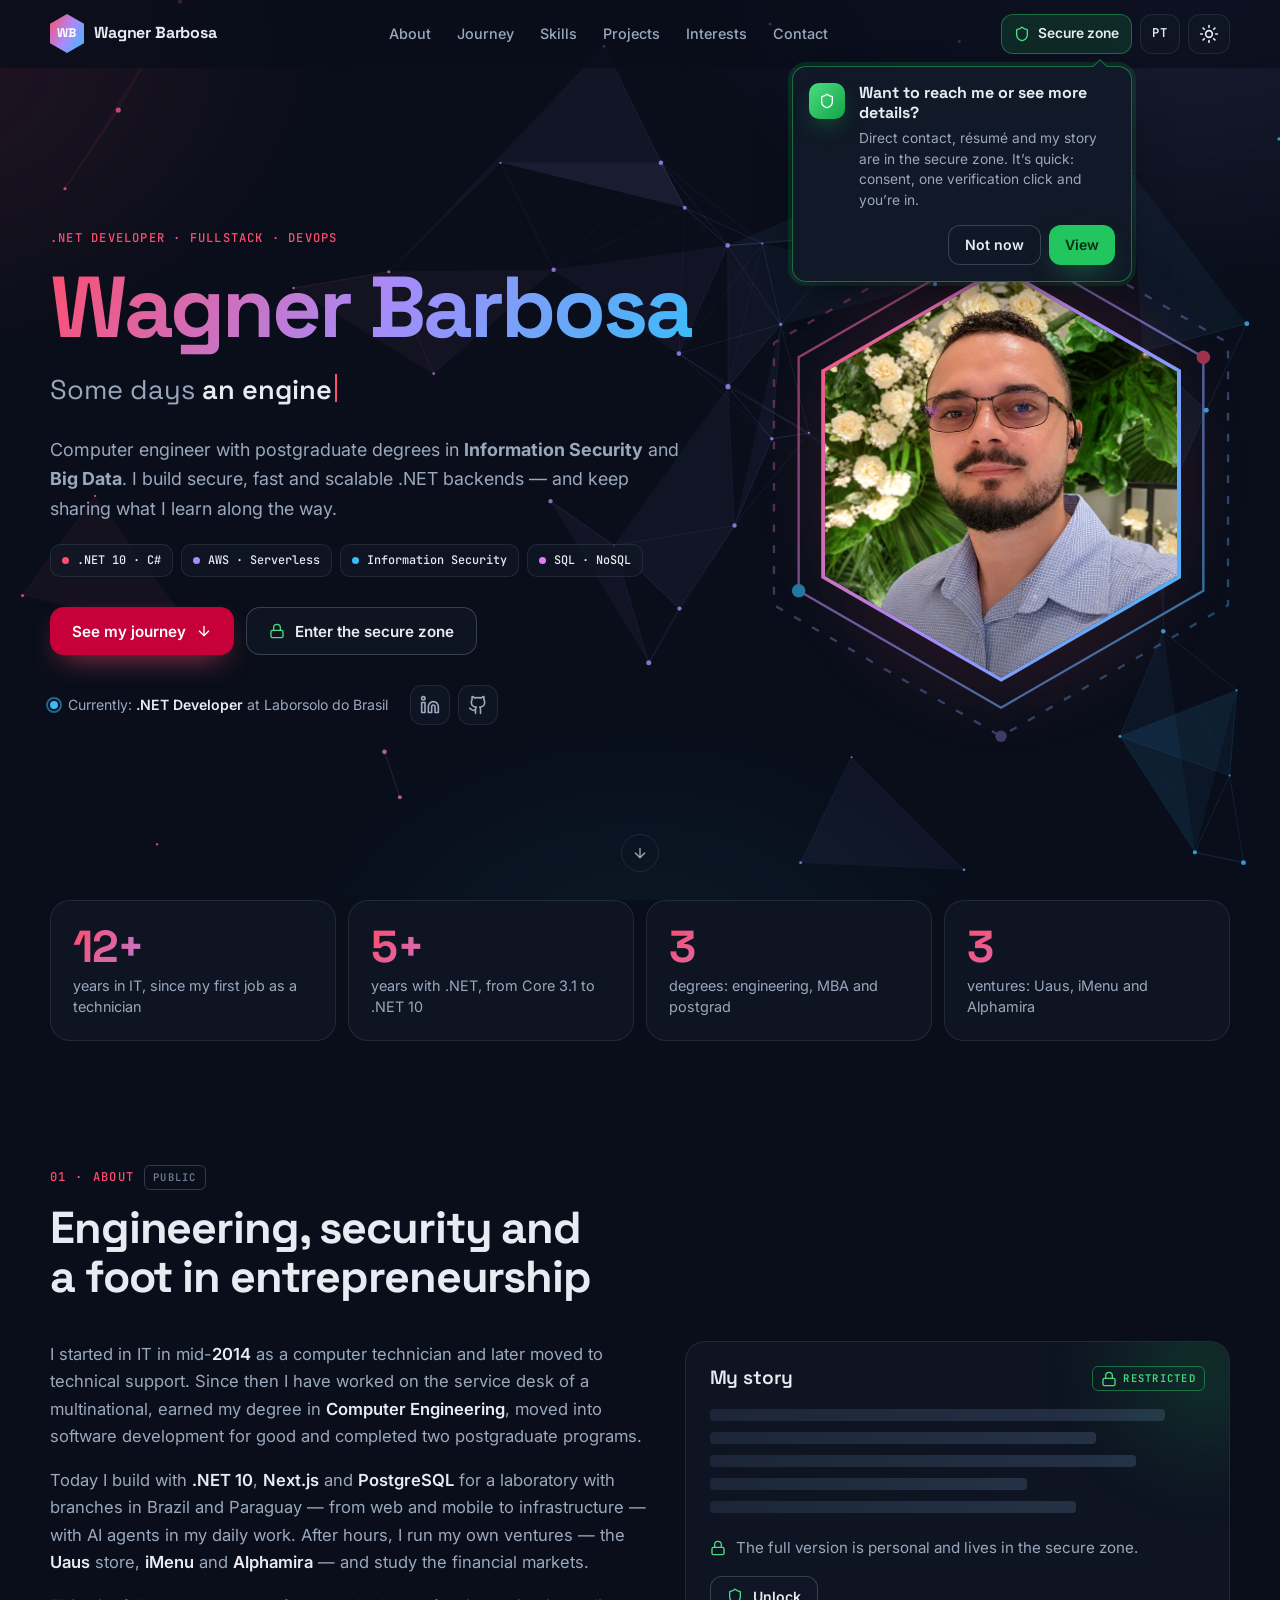
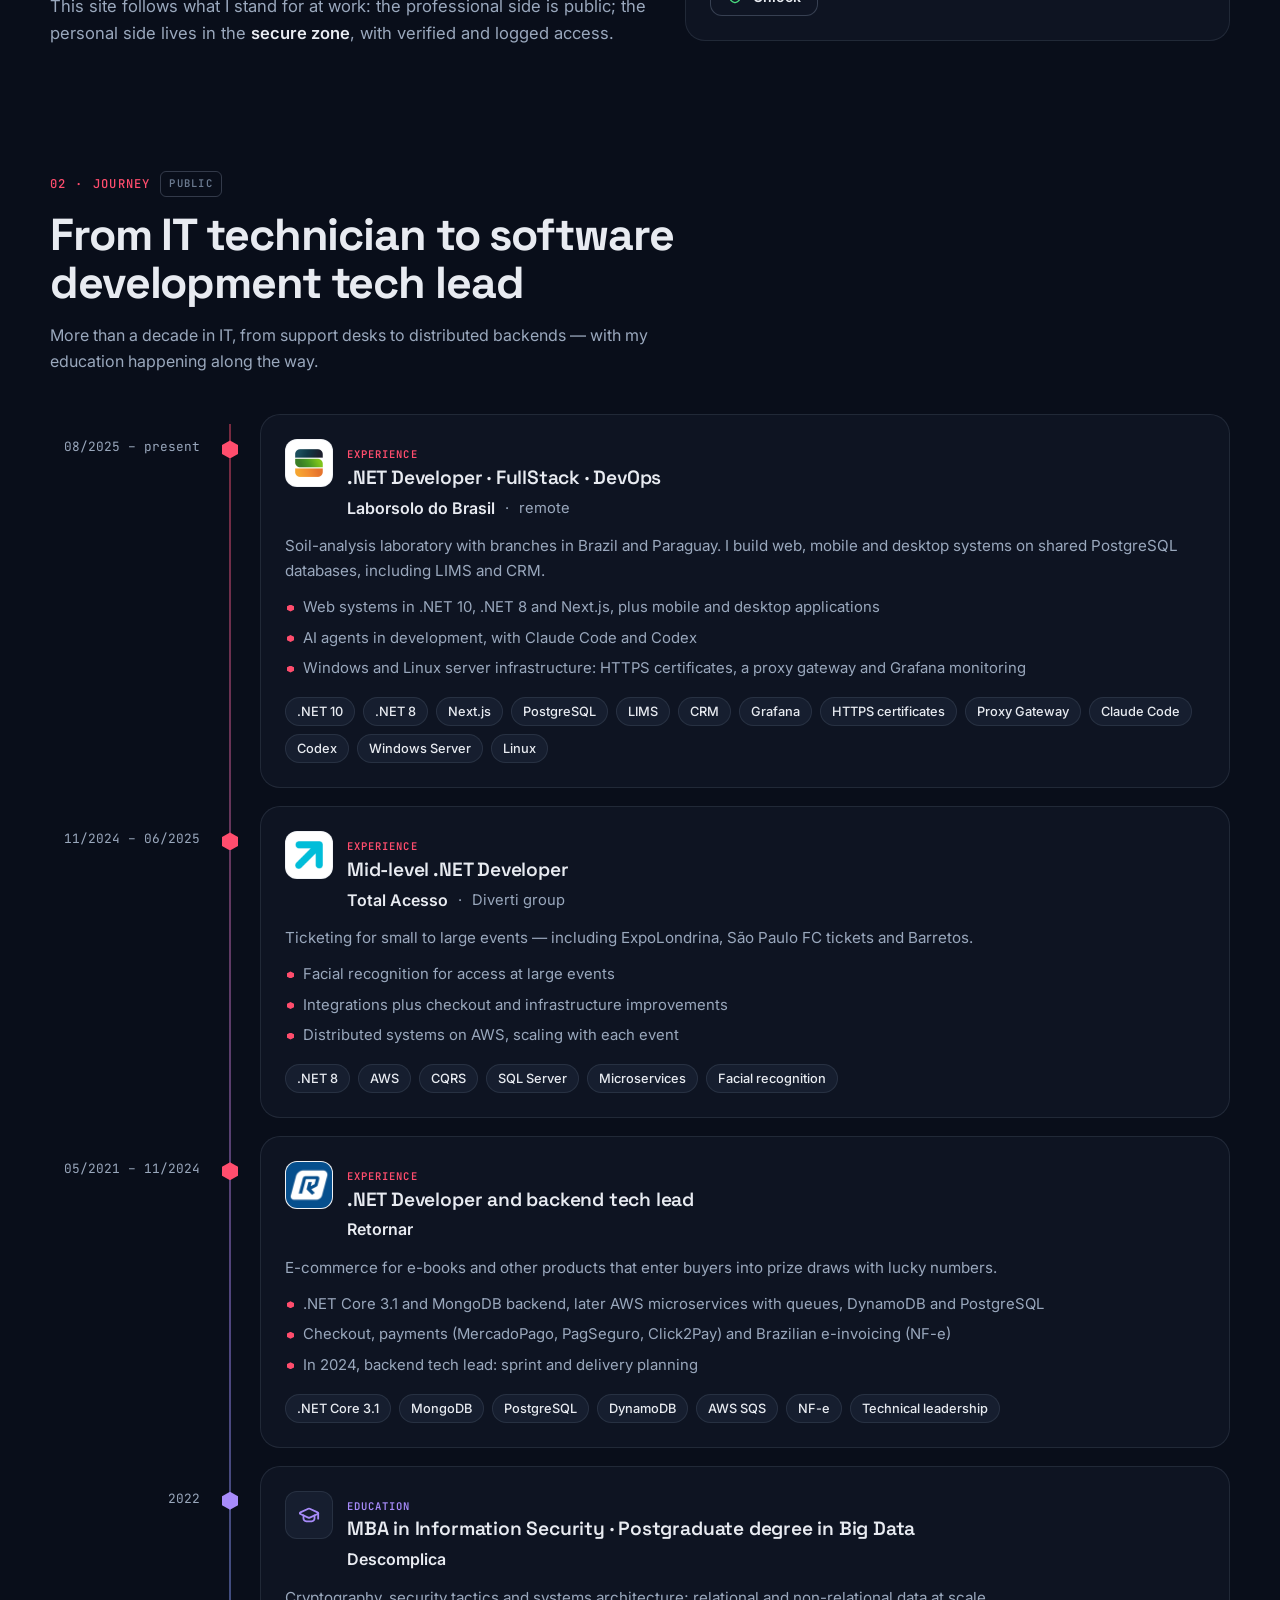
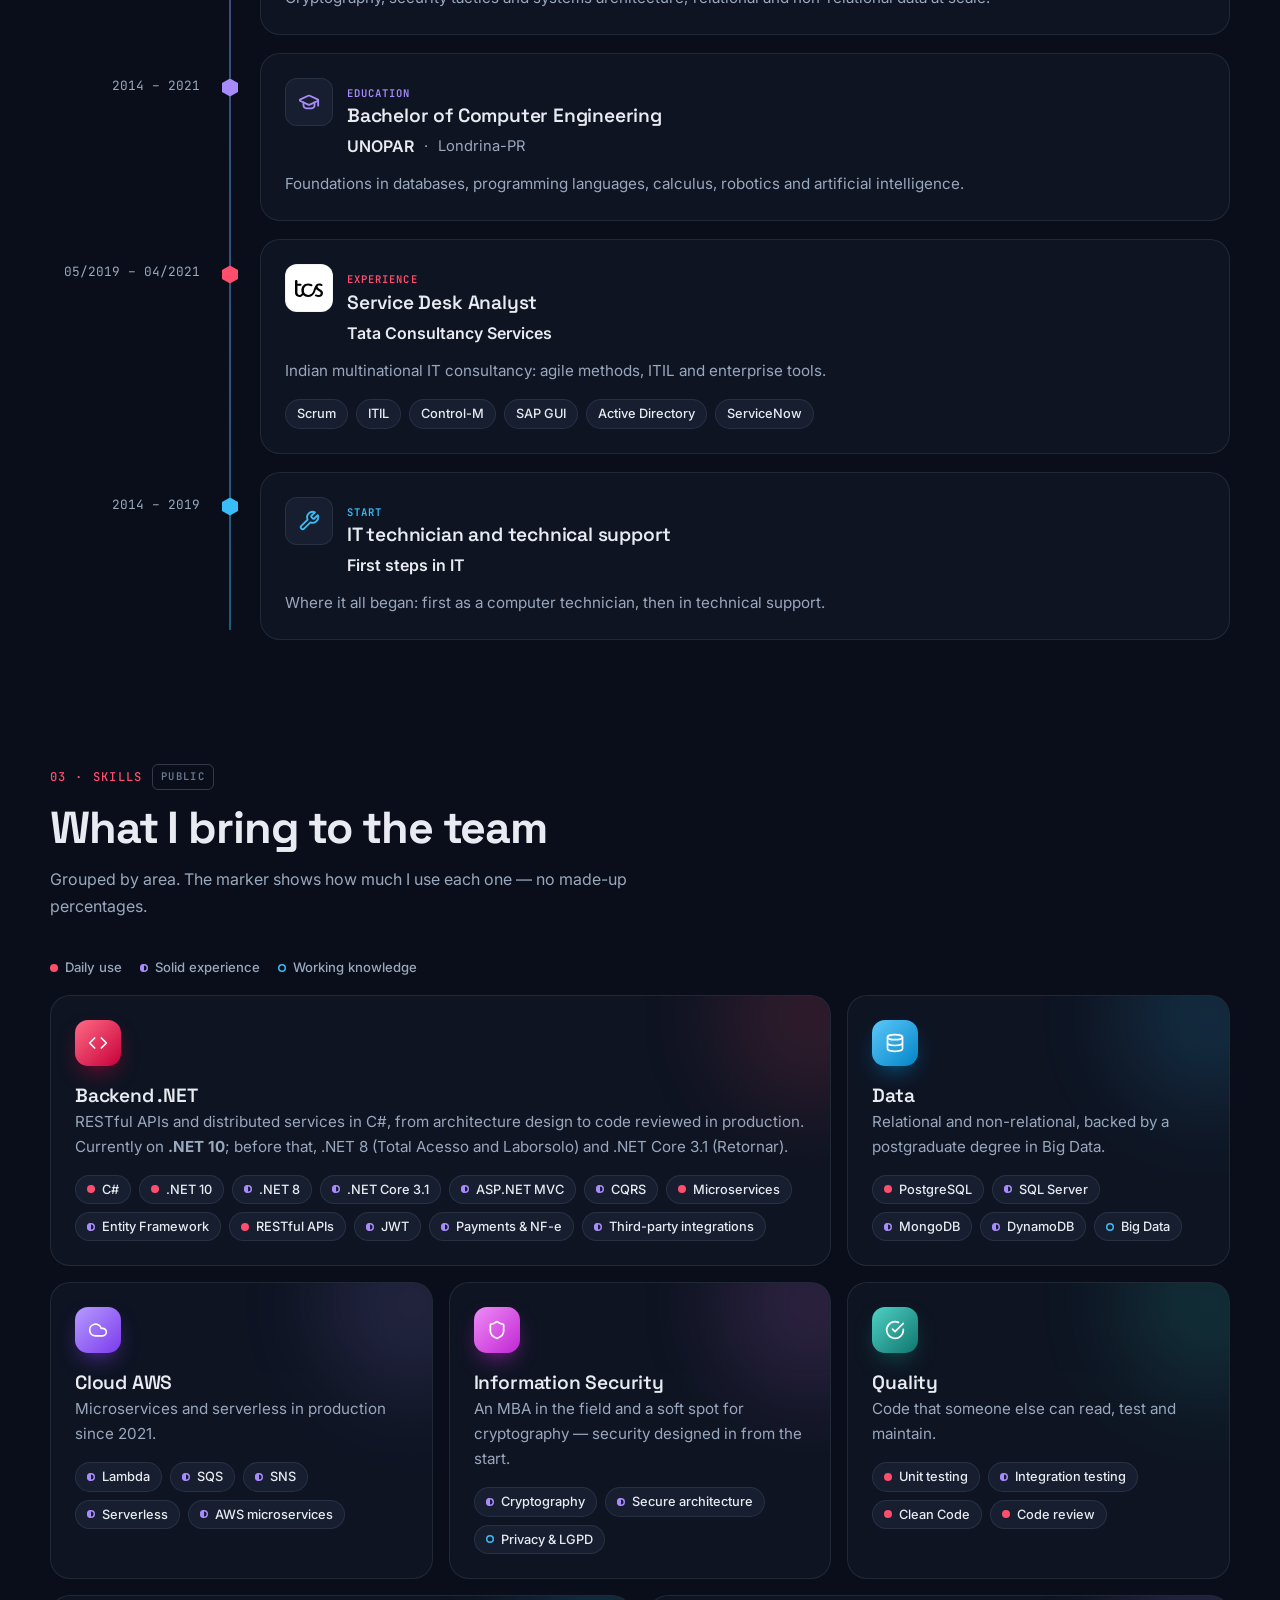
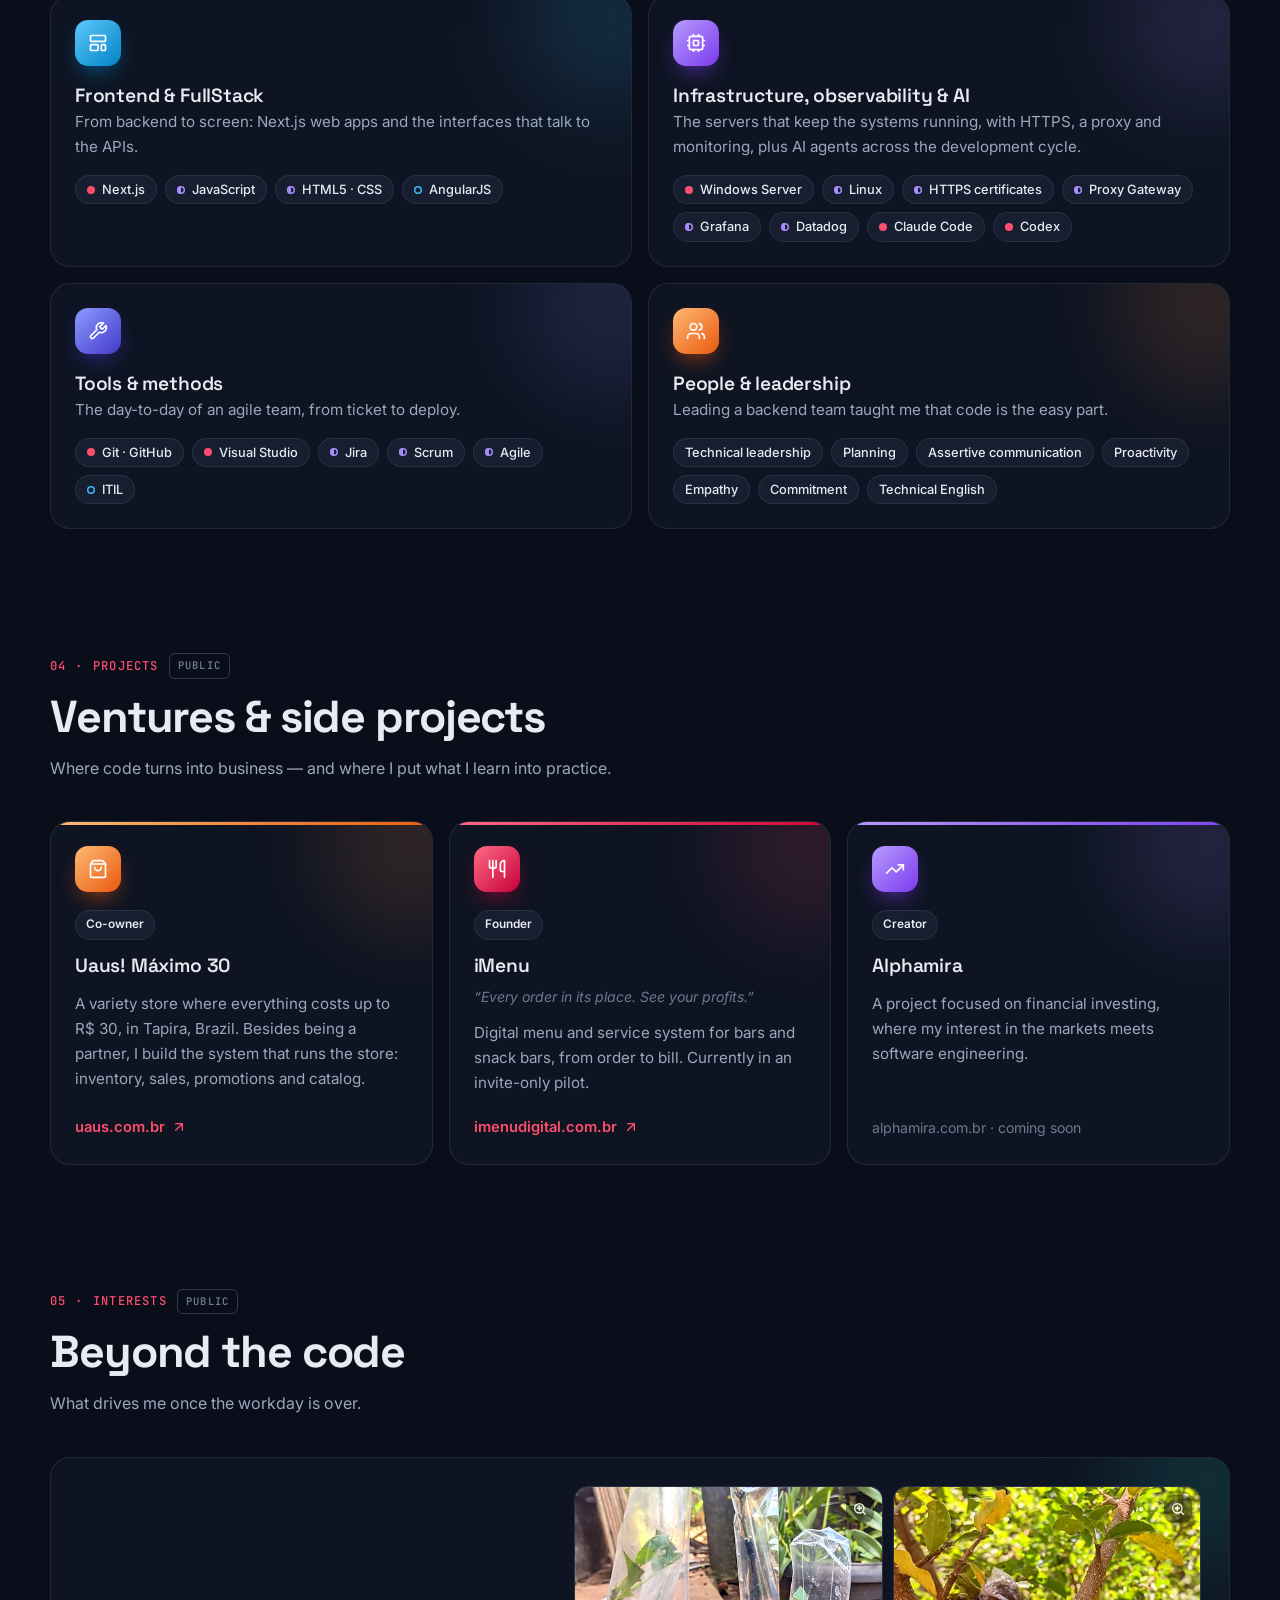
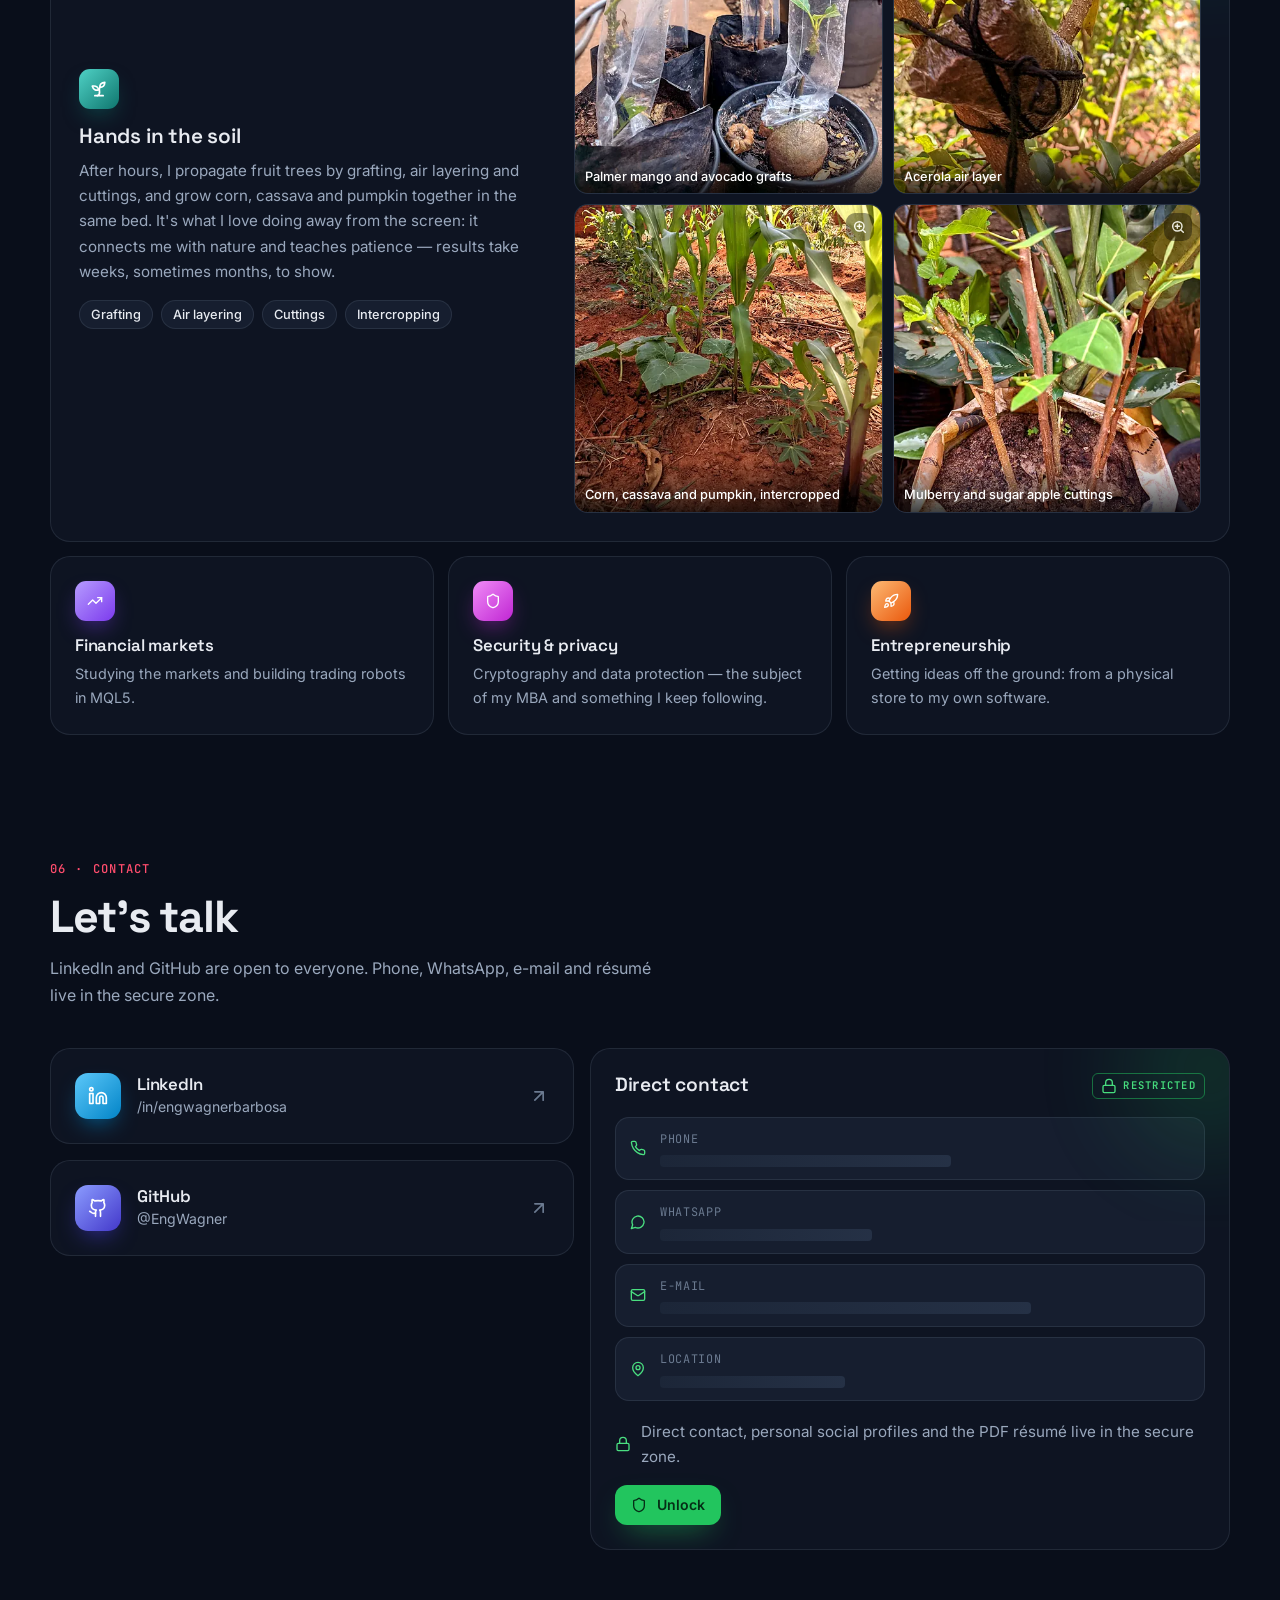
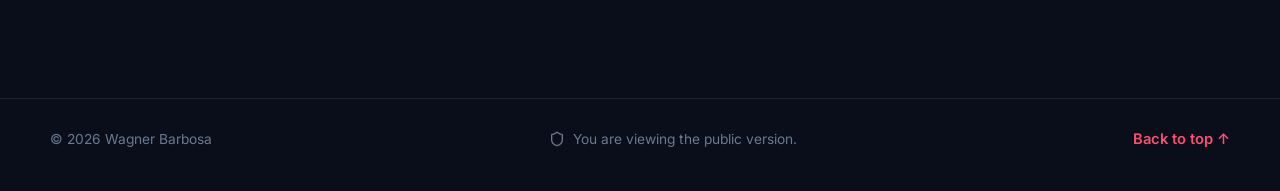
<file: en/index.html>
<!doctype html>
<html lang="en" data-theme="dark">
<head>
  <meta charset="utf-8">
  <meta name="viewport" content="width=device-width, initial-scale=1">
  <title>Wagner Barbosa · .NET Developer</title>
  <meta name="description" content="Computer engineer with postgraduate degrees in Information Security and Big Data. .NET developer focused on backend, AWS and data.">
  <meta name="author" content="Wagner Barbosa">
  <meta name="color-scheme" content="dark light">
  <meta name="theme-color" content="#090e1a">
  <link rel="canonical" href="https://engwagner.com.br/en/">
  <link rel="alternate" hreflang="pt-BR" href="https://engwagner.com.br/">
  <link rel="alternate" hreflang="en" href="https://engwagner.com.br/en/">
  <link rel="alternate" hreflang="x-default" href="https://engwagner.com.br/">

  <!-- Prévia de link (LinkedIn, WhatsApp, buscadores) -->
  <meta property="og:type" content="website">
  <meta property="og:site_name" content="Wagner Barbosa">
  <meta property="og:title" content="Wagner Barbosa · .NET Developer">
  <meta property="og:description" content=".NET backend, AWS and data — with postgraduate degrees in Information Security and Big Data.">
  <meta property="og:url" content="https://engwagner.com.br/en/">
  <meta property="og:image" content="https://engwagner.com.br/images/og-image-en.png">
  <meta property="og:image:width" content="1200">
  <meta property="og:image:height" content="630">
  <meta property="og:image:alt" content="Wagner Barbosa — .NET Developer">
  <meta property="og:locale" content="en_US">
  <meta property="og:locale:alternate" content="pt_BR">
  <meta name="twitter:card" content="summary_large_image">

  <!-- Zona segura: preenchidas quando o Worker for publicado (PLANO-REDESIGN.md, §12).
       Vazias, o modal avisa que a zona ainda não está no ar. -->
  <meta name="zone-endpoint" content="https://zona-segura.engwagner.com.br">
  <meta name="zone-sitekey" content="0x4AAAAAAF-DEh5FKleddsWN">

  <!-- Tema antes da primeira pintura: escuro por padrão, sem "piscar". -->
  <script>
    (function () {
      var d = document.documentElement;
      d.classList.add('js');
      try {
        var t = localStorage.getItem('theme');
        if (t === 'light' || t === 'dark') d.setAttribute('data-theme', t);
      } catch (e) {}
    })();
  </script>

  <link rel="preconnect" href="https://fonts.googleapis.com">
  <link rel="preconnect" href="https://fonts.gstatic.com" crossorigin>
  <link href="https://fonts.googleapis.com/css2?family=Inter:wght@400;500;600&family=JetBrains+Mono:wght@400;500;600&family=Space+Grotesk:wght@500;600;700&display=swap" rel="stylesheet">
  <link rel="icon" href="../images/favicon.svg" type="image/svg+xml">
  <link rel="icon" href="../images/favicon-32.png" sizes="32x32" type="image/png">
  <link rel="apple-touch-icon" href="../images/apple-touch-icon.png">

  <link rel="stylesheet" href="../css/tokens.css?v=20261112">
  <link rel="stylesheet" href="../css/styles.css?v=20261112">

  <script defer src="../js/strings.js?v=20261112"></script>
  <script defer src="../js/polygons.js?v=20261112"></script>
  <script defer src="../js/zone.js?v=20261112"></script>
  <script defer src="../js/main.js?v=20261112"></script>
  <script defer src="../js/lightbox.js?v=20261112"></script>

  <!-- Google Analytics (gtag.js) -->
  <script async src="https://www.googletagmanager.com/gtag/js?id=G-HW10G16KTK"></script>
  <script>
    window.dataLayer = window.dataLayer || [];
    function gtag() { dataLayer.push(arguments); }
    gtag('js', new Date());
    gtag('config', 'G-HW10G16KTK');
  </script>

  <script type="application/ld+json">
  {
    "@context": "https://schema.org",
    "@type": "Person",
    "name": "Wagner Barbosa",
    "url": "https://engwagner.com.br/en/",
    "image": "https://engwagner.com.br/images/wagner.webp",
    "jobTitle": ".NET Developer",
    "worksFor": { "@type": "Organization", "name": "Laborsolo do Brasil" },
    "alumniOf": { "@type": "CollegeOrUniversity", "name": "UNOPAR" },
    "knowsAbout": [".NET 10", ".NET", "C#", "RESTful APIs", "Clean Code", "Next.js", "CQRS", "AWS", "SQL Server", "PostgreSQL", "MongoDB", "DynamoDB", "Grafana", "Datadog", "Information Security", "Big Data"],
    "sameAs": ["https://www.linkedin.com/in/engwagnerbarbosa/", "https://github.com/EngWagner"]
  }
  </script>
</head>

<body>
  <a class="skip-link" href="#conteudo">Skip to content</a>

  <!-- Ícones (Lucide, licença ISC) -->
  <svg width="0" height="0" style="position:absolute" aria-hidden="true">
    <symbol id="i-sun" viewBox="0 0 24 24"><circle cx="12" cy="12" r="4"/><path d="M12 2v2M12 20v2M4.93 4.93l1.41 1.41M17.66 17.66l1.41 1.41M2 12h2M20 12h2M6.34 17.66l-1.41 1.41M19.07 4.93l-1.41 1.41"/></symbol>
    <symbol id="i-moon" viewBox="0 0 24 24"><path d="M12 3a6 6 0 0 0 9 9 9 9 0 1 1-9-9Z"/></symbol>
    <symbol id="i-shield" viewBox="0 0 24 24"><path d="M20 13c0 5-3.5 7.5-7.66 8.95a1 1 0 0 1-.67-.01C7.5 20.5 4 18 4 13V6a1 1 0 0 1 1-1c2 0 4.5-1.2 6.24-2.72a1.17 1.17 0 0 1 1.52 0C14.51 3.81 17 5 19 5a1 1 0 0 1 1 1z"/></symbol>
    <symbol id="i-shield-check" viewBox="0 0 24 24"><path d="M20 13c0 5-3.5 7.5-7.66 8.95a1 1 0 0 1-.67-.01C7.5 20.5 4 18 4 13V6a1 1 0 0 1 1-1c2 0 4.5-1.2 6.24-2.72a1.17 1.17 0 0 1 1.52 0C14.51 3.81 17 5 19 5a1 1 0 0 1 1 1z"/><path d="m9 12 2 2 4-4"/></symbol>
    <symbol id="i-lock" viewBox="0 0 24 24"><rect width="18" height="11" x="3" y="11" rx="2"/><path d="M7 11V7a5 5 0 0 1 10 0v4"/></symbol>
    <symbol id="i-menu" viewBox="0 0 24 24"><path d="M4 6h16M4 12h16M4 18h16"/></symbol>
    <symbol id="i-x" viewBox="0 0 24 24"><path d="M18 6 6 18M6 6l12 12"/></symbol>
    <symbol id="i-arrow-down" viewBox="0 0 24 24"><path d="M12 5v14M19 12l-7 7-7-7"/></symbol>
    <symbol id="i-arrow-up-right" viewBox="0 0 24 24"><path d="M7 7h10v10M7 17 17 7"/></symbol>
    <symbol id="i-download" viewBox="0 0 24 24"><path d="M21 15v4a2 2 0 0 1-2 2H5a2 2 0 0 1-2-2v-4"/><path d="m7 10 5 5 5-5M12 15V3"/></symbol>
    <symbol id="i-mail" viewBox="0 0 24 24"><rect width="20" height="16" x="2" y="4" rx="2"/><path d="m22 7-8.97 5.7a1.94 1.94 0 0 1-2.06 0L2 7"/></symbol>
    <symbol id="i-phone" viewBox="0 0 24 24"><path d="M22 16.92v3a2 2 0 0 1-2.18 2 19.79 19.79 0 0 1-8.63-3.07 19.5 19.5 0 0 1-6-6 19.79 19.79 0 0 1-3.07-8.67A2 2 0 0 1 4.11 2h3a2 2 0 0 1 2 1.72 12.84 12.84 0 0 0 .7 2.81 2 2 0 0 1-.45 2.11L8.09 9.91a16 16 0 0 0 6 6l1.27-1.27a2 2 0 0 1 2.11-.45 12.84 12.84 0 0 0 2.81.7A2 2 0 0 1 22 16.92z"/></symbol>
    <symbol id="i-chat" viewBox="0 0 24 24"><path d="M7.9 20A9 9 0 1 0 4 16.1L2 22Z"/></symbol>
    <symbol id="i-pin" viewBox="0 0 24 24"><path d="M20 10c0 6-8 12-8 12s-8-6-8-12a8 8 0 0 1 16 0Z"/><circle cx="12" cy="10" r="3"/></symbol>
    <symbol id="i-copy" viewBox="0 0 24 24"><rect width="14" height="14" x="8" y="8" rx="2"/><path d="M4 16c-1.1 0-2-.9-2-2V4c0-1.1.9-2 2-2h10c1.1 0 2 .9 2 2"/></symbol>
    <symbol id="i-check" viewBox="0 0 24 24"><path d="M20 6 9 17l-5-5"/></symbol>
    <symbol id="i-code" viewBox="0 0 24 24"><path d="m16 18 6-6-6-6M8 6l-6 6 6 6"/></symbol>
    <symbol id="i-database" viewBox="0 0 24 24"><ellipse cx="12" cy="5" rx="9" ry="3"/><path d="M3 5v14a9 3 0 0 0 18 0V5"/><path d="M3 12a9 3 0 0 0 18 0"/></symbol>
    <symbol id="i-cloud" viewBox="0 0 24 24"><path d="M17.5 19H9a7 7 0 1 1 6.71-9h1.79a4.5 4.5 0 1 1 0 9Z"/></symbol>
    <symbol id="i-check-circle" viewBox="0 0 24 24"><path d="M22 11.08V12a10 10 0 1 1-5.93-9.14"/><path d="m9 11 3 3L22 4"/></symbol>
    <symbol id="i-wrench" viewBox="0 0 24 24"><path d="M14.7 6.3a1 1 0 0 0 0 1.4l1.6 1.6a1 1 0 0 0 1.4 0l3.77-3.77a6 6 0 0 1-7.94 7.94l-6.91 6.91a2.12 2.12 0 0 1-3-3l6.91-6.91a6 6 0 0 1 7.94-7.94l-3.76 3.76z"/></symbol>
    <symbol id="i-graduation" viewBox="0 0 24 24"><path d="M21.42 10.922a1 1 0 0 0-.019-1.838L12.83 5.18a2 2 0 0 0-1.66 0L2.6 9.08a1 1 0 0 0 0 1.832l8.57 3.908a2 2 0 0 0 1.66 0z"/><path d="M22 10v6"/><path d="M6 12.5V16a6 3 0 0 0 12 0v-3.5"/></symbol>
    <symbol id="i-sprout" viewBox="0 0 24 24"><path d="M7 20h10"/><path d="M10 20c5.5-2.5.8-6.4 3-10"/><path d="M9.5 9.4c1.1.8 1.8 2.2 2.3 3.7-2 .4-3.5.4-4.8-.3-1.2-.6-2.3-1.9-3-4.2 2.8-.5 4.4 0 5.5.8z"/><path d="M14.1 6a7 7 0 0 0-1.1 4c1.9-.1 3.3-.6 4.3-1.4 1-1 1.6-2.3 1.7-4.6-2.7.1-4 1-4.9 2z"/></symbol>
    <symbol id="i-chevron-left" viewBox="0 0 24 24"><path d="m15 18-6-6 6-6"/></symbol>
    <symbol id="i-chevron-right" viewBox="0 0 24 24"><path d="m9 18 6-6-6-6"/></symbol>
    <symbol id="i-zoom-in" viewBox="0 0 24 24"><circle cx="11" cy="11" r="8"/><path d="m21 21-4.35-4.35M11 8v6M8 11h6"/></symbol>
    <symbol id="i-zoom-out" viewBox="0 0 24 24"><circle cx="11" cy="11" r="8"/><path d="m21 21-4.35-4.35M8 11h6"/></symbol>
    <symbol id="i-users" viewBox="0 0 24 24"><path d="M16 21v-2a4 4 0 0 0-4-4H6a4 4 0 0 0-4 4v2"/><circle cx="9" cy="7" r="4"/><path d="M22 21v-2a4 4 0 0 0-3-3.87M16 3.13a4 4 0 0 1 0 7.75"/></symbol>
    <symbol id="i-trending" viewBox="0 0 24 24"><path d="m22 7-8.5 8.5-5-5L2 17"/><path d="M16 7h6v6"/></symbol>
    <symbol id="i-bag" viewBox="0 0 24 24"><path d="M6 2 3 6v14a2 2 0 0 0 2 2h14a2 2 0 0 0 2-2V6l-3-4Z"/><path d="M3 6h18M16 10a4 4 0 0 1-8 0"/></symbol>
    <symbol id="i-utensils" viewBox="0 0 24 24"><path d="M3 2v7c0 1.1.9 2 2 2h4a2 2 0 0 0 2-2V2M7 2v20M21 15V2a5 5 0 0 0-5 5v6c0 1.1.9 2 2 2h3Zm0 0v7"/></symbol>
    <symbol id="i-rocket" viewBox="0 0 24 24"><path d="M4.5 16.5c-1.5 1.26-2 5-2 5s3.74-.5 5-2c.71-.84.7-2.13-.09-2.91a2.18 2.18 0 0 0-2.91-.09z"/><path d="m12 15-3-3a22 22 0 0 1 2-3.95A12.88 12.88 0 0 1 22 2c0 2.72-.78 7.5-6 11a22.35 22.35 0 0 1-4 2z"/><path d="M9 12H4s.55-3.03 2-4c1.62-1.08 5 0 5 0M12 15v5s3.03-.55 4-2c1.08-1.62 0-5 0-5"/></symbol>
    <symbol id="i-log-out" viewBox="0 0 24 24"><path d="M9 21H5a2 2 0 0 1-2-2V5a2 2 0 0 1 2-2h4"/><path d="m16 17 5-5-5-5M21 12H9"/></symbol>
    <symbol id="i-layout" viewBox="0 0 24 24"><rect width="18" height="7" x="3" y="3" rx="1"/><rect width="9" height="7" x="3" y="14" rx="1"/><rect width="5" height="7" x="16" y="14" rx="1"/></symbol>
    <symbol id="i-cpu" viewBox="0 0 24 24"><rect width="16" height="16" x="4" y="4" rx="2"/><rect width="6" height="6" x="9" y="9" rx="1"/><path d="M15 2v2M15 20v2M2 15h2M2 9h2M20 15h2M20 9h2M9 2v2M9 20v2"/></symbol>
    <symbol id="i-linkedin" viewBox="0 0 24 24"><path d="M16 8a6 6 0 0 1 6 6v7h-4v-7a2 2 0 0 0-2-2 2 2 0 0 0-2 2v7h-4v-7a6 6 0 0 1 6-6z"/><rect width="4" height="12" x="2" y="9"/><circle cx="4" cy="4" r="2"/></symbol>
    <symbol id="i-github" viewBox="0 0 24 24"><path d="M15 22v-4a4.8 4.8 0 0 0-1-3.5c3 0 6-2 6-5.5.08-1.25-.27-2.48-1-3.5.28-1.15.28-2.35 0-3.5 0 0-1 0-3 1.5-2.64-.5-5.36-.5-8 0C6 2 5 2 5 2c-.3 1.15-.3 2.35 0 3.5A5.403 5.403 0 0 0 4 9c0 3.5 3 5.5 6 5.5-.39.49-.68 1.05-.85 1.65-.17.6-.22 1.23-.15 1.85v4"/><path d="M9 18c-4.51 2-5-2-7-2"/></symbol>
    <symbol id="i-instagram" viewBox="0 0 24 24"><rect width="20" height="20" x="2" y="2" rx="5"/><path d="M16 11.37A4 4 0 1 1 12.63 8 4 4 0 0 1 16 11.37zM17.5 6.5h.01"/></symbol>
    <symbol id="i-facebook" viewBox="0 0 24 24"><path d="M18 2h-3a5 5 0 0 0-5 5v3H7v4h3v8h4v-8h3l1-4h-4V7a1 1 0 0 1 1-1h3z"/></symbol>
  </svg>

  <!-- Fundo: malha de polígonos (canvas) + brilhos -->
  <div class="mesh" aria-hidden="true"><canvas id="mesh"></canvas></div>
  <div class="mesh-glow" aria-hidden="true"></div>

  <!-- ===================== CABEÇALHO ===================== -->
  <header class="site-header" id="site-header">
    <div class="container header-inner">
      <a class="brand" href="#inicio" aria-label="Wagner Barbosa">
        <span class="brand-mark" aria-hidden="true">WB</span>
        <span class="brand-name">Wagner Barbosa</span>
      </a>

      <nav class="nav" id="nav" aria-label="Main">
        <ul>
          <li><a href="#sobre">About</a></li>
          <li><a href="#trajetoria">Journey</a></li>
          <li><a href="#habilidades">Skills</a></li>
          <li><a href="#projetos">Projects</a></li>
          <li><a href="#interesses">Interests</a></li>
          <li><a href="#contato">Contact</a></li>
        </ul>
      </nav>

      <div class="header-actions">
        <div class="zone-wrap" id="zone-wrap">
          <button class="zone-btn" type="button" data-zone-open aria-haspopup="dialog" aria-describedby="zone-tip">
            <svg class="i i-sm i-shield" aria-hidden="true"><use href="#i-shield"/></svg>
            <svg class="i i-sm i-shield-check" aria-hidden="true"><use href="#i-shield-check"/></svg>
            <span class="zone-label">Secure zone</span>
            <span class="zone-timer" id="zone-timer"></span>
          </button>
          <!-- Tooltip: ao passar o mouse ou focar pelo teclado -->
          <span class="zone-tip" role="tooltip" id="zone-tip">
            <span class="tip-off"><strong>What is the secure zone?</strong><span>My direct contact details, résumé and personal story. To enter: consent and an anti-bot check — access is logged.</span></span>
            <span class="tip-on"><strong>Secure zone active</strong><span>Click to see the record of your access or to leave.</span></span>
          </span>
          <!-- Sugestão: uma vez por sessão (5 s na página ou um terço rolado) -->
          <div class="zone-nudge" id="zone-nudge" role="region" aria-live="polite" aria-label="Suggestion" hidden>
            <span class="card-icon tone-zone"><svg class="i i-sm" aria-hidden="true"><use href="#i-shield"/></svg></span>
            <div>
              <h3>Want to reach me or see more details?</h3>
              <p>Direct contact, résumé and my story are in the secure zone. It’s quick: consent, one verification click and you’re in.</p>
              <div class="nudge-actions">
                <button class="btn btn-ghost btn-sm" type="button" data-nudge-close>Not now</button>
                <button class="btn btn-zone btn-sm" type="button" data-zone-open><span>View</span></button>
              </div>
            </div>
          </div>
        </div>
        <a class="icon-btn lang-btn" id="lang-link" href="../" hreflang="pt-BR" lang="pt-BR" aria-label="Versão em português">PT</a>
        <button class="icon-btn theme-btn" type="button" id="theme-toggle">
          <svg class="i i-sun" aria-hidden="true"><use href="#i-sun"/></svg>
          <svg class="i i-moon" aria-hidden="true"><use href="#i-moon"/></svg>
        </button>
        <button class="icon-btn menu-btn" type="button" id="menu-toggle" aria-expanded="false" aria-controls="nav">
          <svg class="i i-menu" aria-hidden="true"><use href="#i-menu"/></svg>
          <svg class="i i-x" aria-hidden="true"><use href="#i-x"/></svg>
        </button>
      </div>
    </div>
  </header>

  <main id="conteudo">

    <!-- ===================== HERÓI ===================== -->
    <section class="hero" id="inicio">
      <div class="container hero-grid">
        <div class="hero-text">
          <p class="eyebrow reveal">.NET Developer · FullStack · DevOps</p>
          <h1 class="reveal"><span class="grad-text">Wagner Barbosa</span></h1>
          <p class="rotator reveal">
            <span>Some days</span>
            <span class="txt-rotate" aria-hidden="true" data-rotate='["an engineer", "a developer", "an entrepreneur", "an investor"]'></span><span class="caret" aria-hidden="true"></span>
            <span class="sr-only">an engineer, a developer, an entrepreneur and an investor.</span>
          </p>
          <p class="lead reveal">Computer engineer with postgraduate degrees in <strong>Information Security</strong> and <strong>Big Data</strong>. I build secure, fast and scalable .NET backends — and keep sharing what I learn along the way.</p>
          <ul class="hero-stack reveal" aria-label="Main technologies">
            <li><span class="dot" style="--d: var(--accent)"></span>.NET 10 · C#</li>
            <li><span class="dot" style="--d: var(--violet)"></span>AWS · Serverless</li>
            <li><span class="dot" style="--d: var(--sky)"></span><span>Information Security</span></li>
            <li><span class="dot" style="--d: #e879f9"></span>SQL · NoSQL</li>
          </ul>
          <div class="cta-row reveal">
            <a class="btn btn-primary" href="#trajetoria">
              <span>See my journey</span>
              <svg class="i i-sm" aria-hidden="true"><use href="#i-arrow-down"/></svg>
            </a>
            <!-- RESTRITO: com a zona aberta, vira o botão do currículo -->
            <span data-zone-slot="hero-cta">
              <button class="btn btn-ghost" type="button" data-zone-open>
                <svg class="i i-sm" aria-hidden="true"><use href="#i-lock"/></svg>
                <span>Enter the secure zone</span>
              </button>
            </span>
          </div>
          <div class="hero-meta reveal">
            <span class="status"><span class="pulse" aria-hidden="true"></span><span>Currently: <strong>.NET Developer</strong> at Laborsolo do Brasil</span></span>
            <div class="socials">
              <a class="social" href="https://www.linkedin.com/in/engwagnerbarbosa/" target="_blank" rel="noopener noreferrer" aria-label="LinkedIn"><svg class="i" aria-hidden="true"><use href="#i-linkedin"/></svg></a>
              <a class="social" href="https://github.com/EngWagner" target="_blank" rel="noopener noreferrer" aria-label="GitHub"><svg class="i" aria-hidden="true"><use href="#i-github"/></svg></a>
            </div>
          </div>
        </div>

        <div class="portrait reveal">
          <div class="portrait-ring" aria-hidden="true"></div>
          <div class="portrait-img">
            <img src="../images/wagner.webp" width="720" height="831" alt="Photo of Wagner Barbosa" fetchpriority="high">
          </div>
          <!-- Moldura decorativa: dois hexágonos girando devagar em volta da foto -->
          <svg class="portrait-orbit" viewBox="-52 -52 104 104" aria-hidden="true">
            <defs>
              <linearGradient id="orbit-grad" x1="0" y1="0" x2="1" y2="1">
                <stop offset="0" style="stop-color: var(--accent)"/>
                <stop offset=".5" style="stop-color: var(--violet)"/>
                <stop offset="1" style="stop-color: var(--sky)"/>
              </lineargradient>
            </defs>
            <g class="orbit orbit-a">
              <polygon points="0,-45 38.97,-22.5 38.97,22.5 0,45 -38.97,22.5 -38.97,-22.5"/>
              <circle cx="38.97" cy="-22.5" r="1.3" style="fill: var(--accent)"/>
              <circle cx="-38.97" cy="22.5" r="1.3" style="fill: var(--sky)"/>
            </g>
            <g class="orbit orbit-b">
              <polygon points="0,-50.5 43.73,-25.25 43.73,25.25 0,50.5 -43.73,25.25 -43.73,-25.25"/>
              <circle cx="0" cy="50.5" r="1.1" style="fill: var(--violet)"/>
            </g>
          </svg>
        </div>
      </div>
      <a class="scroll-hint" href="#numeros" aria-label="Scroll down"><svg class="i i-sm" aria-hidden="true"><use href="#i-arrow-down"/></svg></a>
    </section>

    <!-- ===================== NÚMEROS ===================== -->
    <section class="container" id="numeros" aria-label="In numbers">
      <div class="stats">
        <div class="stat reveal"><div class="stat-num grad-text"><span data-years-since="2014-06">12</span>+</div><div class="stat-label">years in IT, since my first job as a technician</div></div>
        <div class="stat reveal"><div class="stat-num grad-text"><span data-years-since="2021-05">5</span>+</div><div class="stat-label">years with .NET, from Core 3.1 to .NET 10</div></div>
        <div class="stat reveal"><div class="stat-num grad-text">3</div><div class="stat-label">degrees: engineering, MBA and postgrad</div></div>
        <div class="stat reveal"><div class="stat-num grad-text">3</div><div class="stat-label">ventures: Uaus, iMenu and Alphamira</div></div>
      </div>
    </section>

    <!-- ===================== 01 · SOBRE ===================== -->
    <section class="section" id="sobre">
      <div class="container">
        <header class="section-head reveal">
          <p class="eyebrow">01 · <span>About</span> <span class="class-tag">Public</span></p>
          <h2 class="section-title">Engineering, security and a foot in entrepreneurship</h2>
        </header>

        <div class="about-grid">
          <div class="prose reveal">
            <p>I started in IT in mid-<strong>2014</strong> as a computer technician and later moved to technical support. Since then I have worked on the service desk of a multinational, earned my degree in <strong>Computer Engineering</strong>, moved into software development for good and completed two postgraduate programs.</p>
            <p>Today I build with <strong>.NET 10</strong>, <strong>Next.js</strong> and <strong>PostgreSQL</strong> for a laboratory with branches in Brazil and Paraguay — from web and mobile to infrastructure — with AI agents in my daily work. After hours, I run my own ventures — the <strong>Uaus</strong> store, <strong>iMenu</strong> and <strong>Alphamira</strong> — and study the financial markets.</p>
            <p>This site follows what I stand for at work: the professional side is public; the personal side lives in the <strong>secure zone</strong>, with verified and logged access.</p>
          </div>

          <!-- RESTRITO: o texto real chega do Worker depois da verificação -->
          <article class="card reveal tone-zone" data-zone-slot="story">
            <span class="card-glow" aria-hidden="true"></span>
            <div class="restricted-head">
              <h3>My story</h3>
              <span class="class-tag is-restricted"><svg class="i i-sm" aria-hidden="true"><use href="#i-lock"/></svg><span>Restricted</span></span>
            </div>
            <div class="redacted" aria-hidden="true"><span></span><span></span><span></span><span></span><span></span></div>
            <p class="locked-note"><svg class="i i-sm" aria-hidden="true"><use href="#i-lock"/></svg><span>The full version is personal and lives in the secure zone.</span></p>
            <button class="btn btn-ghost btn-sm" type="button" data-zone-open>
              <svg class="i i-sm" aria-hidden="true"><use href="#i-shield"/></svg><span>Unlock</span>
            </button>
          </article>
        </div>
      </div>
    </section>

    <!-- ===================== 02 · TRAJETÓRIA ===================== -->
    <section class="section" id="trajetoria">
      <div class="container">
        <header class="section-head reveal">
          <p class="eyebrow">02 · <span>Journey</span> <span class="class-tag">Public</span></p>
          <h2 class="section-title">From IT technician to software development tech lead</h2>
          <p class="section-sub">More than a decade in IT, from support desks to distributed backends — with my education happening along the way.</p>
        </header>

        <ol class="timeline">
          <!-- ITEM DA TRAJETÓRIA — copie o <li> inteiro (nos dois idiomas).
               data-tipo: experiencia | formacao | inicio. O id vira link direto (#xp-...).
               Ordem: do mais recente para o mais antigo (pela data de término).
               Logo: arquivo quadrado em images/logos/ (até 96 px), num ladrilho branco;
               tl-logo--full se o logo já tem fundo próprio. Sem logo: tl-logo--icon. -->
          <li class="tl-item reveal" data-tipo="experiencia" id="xp-laborsolo">
            <p class="tl-date"><time datetime="2025-08">08/2025</time> – <span>present</span></p>
            <span class="tl-marker" aria-hidden="true"></span>
            <article class="card tl-card">
              <div class="tl-head">
                <span class="tl-logo"><img src="../images/logos/laborsolo.png" alt="" width="56" height="56" loading="lazy" decoding="async"></span>
                <div class="tl-head-text">
                  <span class="type-pill">Experience</span>
                  <h3>.NET Developer · FullStack · DevOps</h3>
                  <p class="org"><span>Laborsolo do Brasil</span><span aria-hidden="true">·</span><span>remote</span></p>
                </div>
              </div>
              <p>Soil-analysis laboratory with branches in Brazil and Paraguay. I build web, mobile and desktop systems on shared PostgreSQL databases, including LIMS and CRM.</p>
              <ul class="highlights">
                <li>Web systems in .NET 10, .NET 8 and Next.js, plus mobile and desktop applications</li>
                <li>AI agents in development, with Claude Code and Codex</li>
                <li>Windows and Linux server infrastructure: HTTPS certificates, a proxy gateway and Grafana monitoring</li>
              </ul>
              <ul class="chips" aria-label="Technologies">
                <li class="chip">.NET 10</li><li class="chip">.NET 8</li><li class="chip">Next.js</li><li class="chip">PostgreSQL</li><li class="chip">LIMS</li><li class="chip">CRM</li><li class="chip">Grafana</li><li class="chip">HTTPS certificates</li><li class="chip">Proxy Gateway</li><li class="chip">Claude Code</li><li class="chip">Codex</li><li class="chip">Windows Server</li><li class="chip">Linux</li>
              </ul>
            </article>
          </li>
          <!-- /ITEM DA TRAJETÓRIA -->

          <li class="tl-item reveal" data-tipo="experiencia" id="xp-total-acesso">
            <p class="tl-date"><time datetime="2024-11">11/2024</time> – <time datetime="2025-06">06/2025</time></p>
            <span class="tl-marker" aria-hidden="true"></span>
            <article class="card tl-card">
              <div class="tl-head">
                <span class="tl-logo"><img src="../images/logos/total-acesso.png" alt="" width="82" height="82" loading="lazy" decoding="async"></span>
                <div class="tl-head-text">
                  <span class="type-pill">Experience</span>
                  <h3>Mid-level .NET Developer</h3>
                  <p class="org"><span>Total Acesso</span><span aria-hidden="true">·</span><span>Diverti group</span></p>
                </div>
              </div>
              <p>Ticketing for small to large events — including ExpoLondrina, São Paulo FC tickets and Barretos.</p>
              <ul class="highlights">
                <li>Facial recognition for access at large events</li>
                <li>Integrations plus checkout and infrastructure improvements</li>
                <li>Distributed systems on AWS, scaling with each event</li>
              </ul>
              <ul class="chips" aria-label="Technologies">
                <li class="chip">.NET 8</li><li class="chip">AWS</li><li class="chip">CQRS</li><li class="chip">SQL Server</li><li class="chip">Microservices</li><li class="chip">Facial recognition</li>
              </ul>
            </article>
          </li>

          <li class="tl-item reveal" data-tipo="experiencia" id="xp-retornar">
            <p class="tl-date"><time datetime="2021-05">05/2021</time> – <time datetime="2024-11">11/2024</time></p>
            <span class="tl-marker" aria-hidden="true"></span>
            <article class="card tl-card">
              <div class="tl-head">
                <span class="tl-logo tl-logo--full"><img src="../images/logos/retornar.png" alt="" width="96" height="96" loading="lazy" decoding="async"></span>
                <div class="tl-head-text">
                  <span class="type-pill">Experience</span>
                  <h3>.NET Developer and backend tech lead</h3>
                  <p class="org"><span>Retornar</span></p>
                </div>
              </div>
              <p>E-commerce for e-books and other products that enter buyers into prize draws with lucky numbers.</p>
              <ul class="highlights">
                <li>.NET Core 3.1 and MongoDB backend, later AWS microservices with queues, DynamoDB and PostgreSQL</li>
                <li>Checkout, payments (MercadoPago, PagSeguro, Click2Pay) and Brazilian e-invoicing (NF-e)</li>
                <li>In 2024, backend tech lead: sprint and delivery planning</li>
              </ul>
              <ul class="chips" aria-label="Technologies">
                <li class="chip">.NET Core 3.1</li><li class="chip">MongoDB</li><li class="chip">PostgreSQL</li><li class="chip">DynamoDB</li><li class="chip">AWS SQS</li><li class="chip">NF-e</li><li class="chip">Technical leadership</li>
              </ul>
            </article>
          </li>

          <li class="tl-item reveal" data-tipo="formacao" id="edu-pos">
            <p class="tl-date"><time datetime="2022">2022</time></p>
            <span class="tl-marker" aria-hidden="true"></span>
            <article class="card tl-card">
              <div class="tl-head">
                <span class="tl-logo tl-logo--icon" aria-hidden="true"><svg class="i"><use href="#i-graduation"/></svg></span>
                <div class="tl-head-text">
                  <span class="type-pill">Education</span>
                  <h3>MBA in Information Security · Postgraduate degree in Big Data</h3>
                  <p class="org"><span>Descomplica</span></p>
                </div>
              </div>
              <p>Cryptography, security tactics and systems architecture; relational and non-relational data at scale.</p>
            </article>
          </li>

          <li class="tl-item reveal" data-tipo="formacao" id="edu-engenharia">
            <p class="tl-date"><time datetime="2014">2014</time> – <time datetime="2021-12">2021</time></p>
            <span class="tl-marker" aria-hidden="true"></span>
            <article class="card tl-card">
              <div class="tl-head">
                <span class="tl-logo tl-logo--icon" aria-hidden="true"><svg class="i"><use href="#i-graduation"/></svg></span>
                <div class="tl-head-text">
                  <span class="type-pill">Education</span>
                  <h3>Bachelor of Computer Engineering</h3>
                  <p class="org"><span>UNOPAR</span><span aria-hidden="true">·</span><span>Londrina-PR</span></p>
                </div>
              </div>
              <p>Foundations in databases, programming languages, calculus, robotics and artificial intelligence.</p>
            </article>
          </li>

          <li class="tl-item reveal" data-tipo="experiencia" id="xp-tcs">
            <p class="tl-date"><time datetime="2019-05">05/2019</time> – <time datetime="2021-04">04/2021</time></p>
            <span class="tl-marker" aria-hidden="true"></span>
            <article class="card tl-card">
              <div class="tl-head">
                <span class="tl-logo"><img src="../images/logos/tcs.svg" alt="" width="56" height="34" loading="lazy" decoding="async"></span>
                <div class="tl-head-text">
                  <span class="type-pill">Experience</span>
                  <h3>Service Desk Analyst</h3>
                  <p class="org"><span>Tata Consultancy Services</span></p>
                </div>
              </div>
              <p>Indian multinational IT consultancy: agile methods, ITIL and enterprise tools.</p>
              <ul class="chips" aria-label="Technologies">
                <li class="chip">Scrum</li><li class="chip">ITIL</li><li class="chip">Control-M</li><li class="chip">SAP GUI</li><li class="chip">Active Directory</li><li class="chip">ServiceNow</li>
              </ul>
            </article>
          </li>

          <li class="tl-item reveal" data-tipo="inicio" id="xp-inicio">
            <p class="tl-date"><time datetime="2014">2014</time> – <time datetime="2019">2019</time></p>
            <span class="tl-marker" aria-hidden="true"></span>
            <article class="card tl-card">
              <div class="tl-head">
                <span class="tl-logo tl-logo--icon" aria-hidden="true"><svg class="i"><use href="#i-wrench"/></svg></span>
                <div class="tl-head-text">
                  <span class="type-pill">Start</span>
                  <h3>IT technician and technical support</h3>
                  <p class="org"><span>First steps in IT</span></p>
                </div>
              </div>
              <p>Where it all began: first as a computer technician, then in technical support.</p>
            </article>
          </li>
        </ol>
      </div>
    </section>

    <!-- ===================== 03 · HABILIDADES ===================== -->
    <section class="section" id="habilidades">
      <div class="container">
        <header class="section-head reveal">
          <p class="eyebrow">03 · <span>Skills</span> <span class="class-tag">Public</span></p>
          <h2 class="section-title">What I bring to the team</h2>
          <p class="section-sub">Grouped by area. The marker shows how much I use each one — no made-up percentages.</p>
        </header>

        <div class="bento-head reveal">
          <ul class="legend">
            <li class="chip" data-nivel="diario">Daily use</li>
            <li class="chip" data-nivel="solido">Solid experience</li>
            <li class="chip" data-nivel="conhecimento">Working knowledge</li>
          </ul>
        </div>

        <div class="bento">
          <!-- CATEGORIA DE HABILIDADE — copie o <article> inteiro (nos dois idiomas).
               Chip: data-nivel="diario | solido | conhecimento", ou sem nível.
               Largura: is-wide (2/3) ou is-half (1/2); sem classe ocupa 1/3. -->
          <article class="card reveal tone-crimson is-wide">
            <span class="card-glow" aria-hidden="true"></span>
            <span class="card-icon"><svg class="i" aria-hidden="true"><use href="#i-code"/></svg></span>
            <h3>Backend .NET</h3>
            <p>RESTful APIs and distributed services in C#, from architecture design to code reviewed in production. Currently on <strong>.NET 10</strong>; before that, .NET 8 (Total Acesso and Laborsolo) and .NET Core 3.1 (Retornar).</p>
            <ul class="chips">
              <li class="chip" data-nivel="diario">C#</li><li class="chip" data-nivel="diario">.NET 10</li><li class="chip" data-nivel="solido">.NET 8</li><li class="chip" data-nivel="solido">.NET Core 3.1</li><li class="chip" data-nivel="solido">ASP.NET MVC</li><li class="chip" data-nivel="solido">CQRS</li><li class="chip" data-nivel="diario">Microservices</li><li class="chip" data-nivel="solido">Entity Framework</li><li class="chip" data-nivel="diario">RESTful APIs</li><li class="chip" data-nivel="solido">JWT</li><li class="chip" data-nivel="solido">Payments & NF-e</li><li class="chip" data-nivel="solido">Third-party integrations</li>
            </ul>
          </article>
          <!-- /CATEGORIA DE HABILIDADE -->

          <article class="card reveal tone-sky">
            <span class="card-glow" aria-hidden="true"></span>
            <span class="card-icon"><svg class="i" aria-hidden="true"><use href="#i-database"/></svg></span>
            <h3>Data</h3>
            <p>Relational and non-relational, backed by a postgraduate degree in Big Data.</p>
            <ul class="chips">
              <li class="chip" data-nivel="diario">PostgreSQL</li><li class="chip" data-nivel="solido">SQL Server</li><li class="chip" data-nivel="solido">MongoDB</li><li class="chip" data-nivel="solido">DynamoDB</li><li class="chip" data-nivel="conhecimento">Big Data</li>
            </ul>
          </article>

          <article class="card reveal tone-violet">
            <span class="card-glow" aria-hidden="true"></span>
            <span class="card-icon"><svg class="i" aria-hidden="true"><use href="#i-cloud"/></svg></span>
            <h3>Cloud AWS</h3>
            <p>Microservices and serverless in production since 2021.</p>
            <ul class="chips">
              <li class="chip" data-nivel="solido">Lambda</li><li class="chip" data-nivel="solido">SQS</li><li class="chip" data-nivel="solido">SNS</li><li class="chip" data-nivel="solido">Serverless</li><li class="chip" data-nivel="solido">AWS microservices</li>
            </ul>
          </article>

          <article class="card reveal tone-fuchsia">
            <span class="card-glow" aria-hidden="true"></span>
            <span class="card-icon"><svg class="i" aria-hidden="true"><use href="#i-shield"/></svg></span>
            <h3>Information Security</h3>
            <p>An MBA in the field and a soft spot for cryptography — security designed in from the start.</p>
            <ul class="chips">
              <li class="chip" data-nivel="solido">Cryptography</li><li class="chip" data-nivel="solido">Secure architecture</li><li class="chip" data-nivel="conhecimento">Privacy & LGPD</li>
            </ul>
          </article>

          <article class="card reveal tone-teal">
            <span class="card-glow" aria-hidden="true"></span>
            <span class="card-icon"><svg class="i" aria-hidden="true"><use href="#i-check-circle"/></svg></span>
            <h3>Quality</h3>
            <p>Code that someone else can read, test and maintain.</p>
            <ul class="chips">
              <li class="chip" data-nivel="diario">Unit testing</li><li class="chip" data-nivel="solido">Integration testing</li><li class="chip" data-nivel="diario">Clean Code</li><li class="chip" data-nivel="diario">Code review</li>
            </ul>
          </article>

          <article class="card reveal tone-sky is-half">
            <span class="card-glow" aria-hidden="true"></span>
            <span class="card-icon"><svg class="i" aria-hidden="true"><use href="#i-layout"/></svg></span>
            <h3>Frontend & FullStack</h3>
            <p>From backend to screen: Next.js web apps and the interfaces that talk to the APIs.</p>
            <ul class="chips">
              <li class="chip" data-nivel="diario">Next.js</li><li class="chip" data-nivel="solido">JavaScript</li><li class="chip" data-nivel="solido">HTML5 · CSS</li><li class="chip" data-nivel="conhecimento">AngularJS</li>
            </ul>
          </article>

          <article class="card reveal tone-violet is-half">
            <span class="card-glow" aria-hidden="true"></span>
            <span class="card-icon"><svg class="i" aria-hidden="true"><use href="#i-cpu"/></svg></span>
            <h3>Infrastructure, observability & AI</h3>
            <p>The servers that keep the systems running, with HTTPS, a proxy and monitoring, plus AI agents across the development cycle.</p>
            <ul class="chips">
              <li class="chip" data-nivel="diario">Windows Server</li><li class="chip" data-nivel="solido">Linux</li><li class="chip" data-nivel="solido">HTTPS certificates</li><li class="chip" data-nivel="solido">Proxy Gateway</li><li class="chip" data-nivel="solido">Grafana</li><li class="chip" data-nivel="solido">Datadog</li><li class="chip" data-nivel="diario">Claude Code</li><li class="chip" data-nivel="diario">Codex</li>
            </ul>
          </article>

          <article class="card reveal tone-indigo is-half">
            <span class="card-glow" aria-hidden="true"></span>
            <span class="card-icon"><svg class="i" aria-hidden="true"><use href="#i-wrench"/></svg></span>
            <h3>Tools & methods</h3>
            <p>The day-to-day of an agile team, from ticket to deploy.</p>
            <ul class="chips">
              <li class="chip" data-nivel="diario">Git · GitHub</li><li class="chip" data-nivel="diario">Visual Studio</li><li class="chip" data-nivel="solido">Jira</li><li class="chip" data-nivel="solido">Scrum</li><li class="chip" data-nivel="solido">Agile</li><li class="chip" data-nivel="conhecimento">ITIL</li>
            </ul>
          </article>

          <article class="card reveal tone-orange is-half">
            <span class="card-glow" aria-hidden="true"></span>
            <span class="card-icon"><svg class="i" aria-hidden="true"><use href="#i-users"/></svg></span>
            <h3>People & leadership</h3>
            <p>Leading a backend team taught me that code is the easy part.</p>
            <ul class="chips">
              <li class="chip">Technical leadership</li><li class="chip">Planning</li><li class="chip">Assertive communication</li><li class="chip">Proactivity</li><li class="chip">Empathy</li><li class="chip">Commitment</li><li class="chip">Technical English</li>
            </ul>
          </article>
        </div>
      </div>
    </section>

    <!-- ===================== 04 · PROJETOS ===================== -->
    <section class="section" id="projetos">
      <div class="container">
        <header class="section-head reveal">
          <p class="eyebrow">04 · <span>Projects</span> <span class="class-tag">Public</span></p>
          <h2 class="section-title">Ventures & side projects</h2>
          <p class="section-sub">Where code turns into business — and where I put what I learn into practice.</p>
        </header>

        <div class="projects">
          <!-- PROJETO — copie o <article> inteiro (nos dois idiomas) -->
          <article class="card project reveal tone-orange">
            <span class="card-glow" aria-hidden="true"></span>
            <span class="card-icon"><svg class="i" aria-hidden="true"><use href="#i-bag"/></svg></span>
            <span class="role">Co-owner</span>
            <h3>Uaus! Máximo 30</h3>
            <p>A variety store where everything costs up to R$ 30, in Tapira, Brazil. Besides being a partner, I build the system that runs the store: inventory, sales, promotions and catalog.</p>
            <a class="link-arrow" href="https://uaus.com.br" target="_blank" rel="noopener noreferrer">uaus.com.br <svg class="i i-sm" aria-hidden="true"><use href="#i-arrow-up-right"/></svg></a>
          </article>
          <!-- /PROJETO -->

          <article class="card project reveal tone-crimson">
            <span class="card-glow" aria-hidden="true"></span>
            <span class="card-icon"><svg class="i" aria-hidden="true"><use href="#i-utensils"/></svg></span>
            <span class="role">Founder</span>
            <h3>iMenu</h3>
            <p class="tagline">“Every order in its place. See your profits.”</p>
            <p>Digital menu and service system for bars and snack bars, from order to bill. Currently in an invite-only pilot.</p>
            <a class="link-arrow" href="https://imenudigital.com.br" target="_blank" rel="noopener noreferrer">imenudigital.com.br <svg class="i i-sm" aria-hidden="true"><use href="#i-arrow-up-right"/></svg></a>
          </article>

          <article class="card project reveal tone-violet">
            <span class="card-glow" aria-hidden="true"></span>
            <span class="card-icon"><svg class="i" aria-hidden="true"><use href="#i-trending"/></svg></span>
            <span class="role">Creator</span>
            <h3>Alphamira</h3>
            <p>A project focused on financial investing, where my interest in the markets meets software engineering.</p>
            <span class="muted-link">alphamira.com.br · coming soon</span>
          </article>
        </div>
      </div>
    </section>

    <!-- ===================== 05 · INTERESSES ===================== -->
    <section class="section" id="interesses">
      <div class="container">
        <header class="section-head reveal">
          <p class="eyebrow">05 · <span>Interests</span> <span class="class-tag">Public</span></p>
          <h2 class="section-title">Beyond the code</h2>
          <p class="section-sub">What drives me once the workday is over.</p>
        </header>

        <div class="interests">
          <!-- INTERESSE EM DESTAQUE — cartão largo com fotos. Fotos: images/interesses/, quadradas,
               em 480 e 800 px, mais a -full que abre ampliada (WebP, sem metadados).
               Troque, tire ou acrescente <li> na lista .garden. -->
          <article class="card interest interest-feature reveal tone-teal">
            <span class="card-glow" aria-hidden="true"></span>
            <div class="feature-text">
              <span class="card-icon"><svg class="i" aria-hidden="true"><use href="#i-sprout"/></svg></span>
              <h3>Hands in the soil</h3>
              <p>After hours, I propagate fruit trees by grafting, air layering and cuttings, and grow corn, cassava and pumpkin together in the same bed. It's what I love doing away from the screen: it connects me with nature and teaches patience — results take weeks, sometimes months, to show.</p>
              <ul class="chips" aria-label="Techniques">
                <li class="chip">Grafting</li><li class="chip">Air layering</li><li class="chip">Cuttings</li><li class="chip">Intercropping</li>
              </ul>
            </div>
            <ul class="garden" aria-label="Photos of my seedlings">
              <li><figure>
                <a href="../images/interesses/enxertos-manga-abacate-full.webp" data-lightbox="mudas">
                  <img src="../images/interesses/enxertos-manga-abacate-800.webp" srcset="../images/interesses/enxertos-manga-abacate-480.webp 480w, ../images/interesses/enxertos-manga-abacate-800.webp 800w" sizes="(min-width: 900px) 290px, calc(50vw - 46px)" width="800" height="800" loading="lazy" decoding="async"
                       alt="Freshly grafted Palmer mango and avocado seedlings under plastic bags; the avocado seed shows at the base of the pot">
                </a>
                <figcaption>Palmer mango and avocado grafts</figcaption>
              </figure></li>
              <li><figure>
                <a href="../images/interesses/alporquia-acerola-full.webp" data-lightbox="mudas">
                  <img src="../images/interesses/alporquia-acerola-800.webp" srcset="../images/interesses/alporquia-acerola-480.webp 480w, ../images/interesses/alporquia-acerola-800.webp 800w" sizes="(min-width: 900px) 290px, calc(50vw - 46px)" width="800" height="800" loading="lazy" decoding="async"
                       alt="An air layer on an acerola branch, wrapped in plastic and tied with string">
                </a>
                <figcaption>Acerola air layer</figcaption>
              </figure></li>
              <li><figure>
                <a href="../images/interesses/consorcio-milho-mandioca-abobora-full.webp" data-lightbox="mudas">
                  <img src="../images/interesses/consorcio-milho-mandioca-abobora-800.webp" srcset="../images/interesses/consorcio-milho-mandioca-abobora-480.webp 480w, ../images/interesses/consorcio-milho-mandioca-abobora-800.webp 800w" sizes="(min-width: 900px) 290px, calc(50vw - 46px)" width="800" height="800" loading="lazy" decoding="async"
                       alt="Corn, cassava and pumpkin plants growing together in red soil">
                </a>
                <figcaption>Corn, cassava and pumpkin, intercropped</figcaption>
              </figure></li>
              <li><figure>
                <a href="../images/interesses/estaquia-amora-pinha-full.webp" data-lightbox="mudas">
                  <img src="../images/interesses/estaquia-amora-pinha-800.webp" srcset="../images/interesses/estaquia-amora-pinha-480.webp 480w, ../images/interesses/estaquia-amora-pinha-800.webp 800w" sizes="(min-width: 900px) 290px, calc(50vw - 46px)" width="800" height="800" loading="lazy" decoding="async"
                       alt="Mulberry and sugar apple cuttings sprouting in a bag of soil">
                </a>
                <figcaption>Mulberry and sugar apple cuttings</figcaption>
              </figure></li>
            </ul>
          </article>
          <!-- /INTERESSE EM DESTAQUE -->

          <!-- INTERESSE / HOBBY — copie o <article> inteiro (nos dois idiomas).
               Cores: tone-crimson | tone-violet | tone-sky | tone-fuchsia | tone-indigo | tone-teal | tone-orange -->
          <article class="card interest reveal tone-violet">
            <span class="card-icon"><svg class="i i-sm" aria-hidden="true"><use href="#i-trending"/></svg></span>
            <h3>Financial markets</h3>
            <p>Studying the markets and building trading robots in MQL5.</p>
          </article>
          <!-- /INTERESSE -->
          <article class="card interest reveal tone-fuchsia">
            <span class="card-icon"><svg class="i i-sm" aria-hidden="true"><use href="#i-shield"/></svg></span>
            <h3>Security & privacy</h3>
            <p>Cryptography and data protection — the subject of my MBA and something I keep following.</p>
          </article>
          <article class="card interest reveal tone-orange">
            <span class="card-icon"><svg class="i i-sm" aria-hidden="true"><use href="#i-rocket"/></svg></span>
            <h3>Entrepreneurship</h3>
            <p>Getting ideas off the ground: from a physical store to my own software.</p>
          </article>
        </div>
      </div>
    </section>

    <!-- ===================== 06 · CONTATO ===================== -->
    <section class="section" id="contato">
      <div class="container">
        <header class="section-head reveal">
          <p class="eyebrow">06 · <span>Contact</span></p>
          <h2 class="section-title">Let’s talk</h2>
          <p class="section-sub">LinkedIn and GitHub are open to everyone. Phone, WhatsApp, e-mail and résumé live in the secure zone.</p>
        </header>

        <div class="contact-grid">
          <div class="contact-public">
            <a class="card contact-card reveal tone-sky" href="https://www.linkedin.com/in/engwagnerbarbosa/" target="_blank" rel="noopener noreferrer">
              <span class="card-icon"><svg class="i" aria-hidden="true"><use href="#i-linkedin"/></svg></span>
              <div><h3>LinkedIn</h3><p>/in/engwagnerbarbosa</p></div>
              <svg class="i i-arrow" aria-hidden="true"><use href="#i-arrow-up-right"/></svg>
            </a>
            <a class="card contact-card reveal tone-indigo" href="https://github.com/EngWagner" target="_blank" rel="noopener noreferrer">
              <span class="card-icon"><svg class="i" aria-hidden="true"><use href="#i-github"/></svg></span>
              <div><h3>GitHub</h3><p>@EngWagner</p></div>
              <svg class="i i-arrow" aria-hidden="true"><use href="#i-arrow-up-right"/></svg>
            </a>
          </div>

          <!-- RESTRITO: os dados reais chegam do Worker depois da verificação -->
          <article class="card reveal tone-zone" data-zone-slot="contact">
            <span class="card-glow" aria-hidden="true"></span>
            <div class="restricted-head">
              <h3>Direct contact</h3>
              <span class="class-tag is-restricted"><svg class="i i-sm" aria-hidden="true"><use href="#i-lock"/></svg><span>Restricted</span></span>
            </div>
            <div class="contact-rows" aria-hidden="true">
              <div class="contact-row"><svg class="i i-sm"><use href="#i-phone"/></svg><div style="flex:1"><div class="label">Phone</div><div class="redacted" style="margin:6px 0 0"><span style="width:55%"></span></div></div></div>
              <div class="contact-row"><svg class="i i-sm"><use href="#i-chat"/></svg><div style="flex:1"><div class="label">WhatsApp</div><div class="redacted" style="margin:6px 0 0"><span style="width:40%"></span></div></div></div>
              <div class="contact-row"><svg class="i i-sm"><use href="#i-mail"/></svg><div style="flex:1"><div class="label">E-mail</div><div class="redacted" style="margin:6px 0 0"><span style="width:70%"></span></div></div></div>
              <div class="contact-row"><svg class="i i-sm"><use href="#i-pin"/></svg><div style="flex:1"><div class="label">Location</div><div class="redacted" style="margin:6px 0 0"><span style="width:35%"></span></div></div></div>
            </div>
            <p class="locked-note" style="margin-top:18px"><svg class="i i-sm" aria-hidden="true"><use href="#i-lock"/></svg><span>Direct contact, personal social profiles and the PDF résumé live in the secure zone.</span></p>
            <button class="btn btn-zone btn-sm" type="button" data-zone-open>
              <svg class="i i-sm" aria-hidden="true"><use href="#i-shield"/></svg><span>Unlock</span>
            </button>
          </article>
        </div>
      </div>
    </section>
  </main>

  <footer class="site-footer">
    <div class="container footer-inner">
      <span>© <span id="year">2026</span> Wagner Barbosa</span>
      <span class="class-line"><svg class="i i-sm" aria-hidden="true"><use href="#i-shield"/></svg><span id="class-line">You are viewing the public version.</span></span>
      <a class="link-arrow" href="#inicio">Back to top ↑</a>
    </div>
  </footer>

  <!-- ===================== MODAL DA ZONA SEGURA ===================== -->
  <dialog class="zone" id="zone-dialog" aria-labelledby="zone-title">
    <!-- Painel 1: consentimento + verificação -->
    <div data-pane="consent">
      <div class="zone-head tone-zone">
        <span class="card-glow" aria-hidden="true"></span>
        <span class="card-icon"><svg class="i" aria-hidden="true"><use href="#i-shield"/></svg></span>
        <h2 id="zone-title">Enter the secure zone</h2>
        <p>This is where my direct contact details, résumé and personal story live. To keep them away from bots and automated scraping, access goes through a check and is logged.</p>
        <button class="icon-btn zone-close" type="button" data-zone-close aria-label="Close"><svg class="i i-sm" aria-hidden="true"><use href="#i-x"/></svg></button>
      </div>
      <div class="zone-body">
        <div>
          <h3>What gets logged</h3>
          <ul class="zone-list">
            <li><svg class="i i-sm" aria-hidden="true"><use href="#i-check"/></svg><span>Date and time of access</span></li>
            <li><svg class="i i-sm" aria-hidden="true"><use href="#i-check"/></svg><span>Your IP address, stored <strong>encrypted</strong> — only I can read it, and only in case of abuse</span></li>
            <li><svg class="i i-sm" aria-hidden="true"><use href="#i-check"/></svg><span>Approximate country</span></li>
            <li><svg class="i i-sm" aria-hidden="true"><use href="#i-check"/></svg><span>Browser and OS (user agent)</span></li>
            <li><svg class="i i-sm" aria-hidden="true"><use href="#i-check"/></svg><span>The version of this notice (v1)</span></li>
          </ul>
        </div>
        <div class="zone-facts">
          <div class="zone-fact"><strong>Why</strong><span>Identifying, through legal channels, anyone who misuses this data.</span></div>
          <div class="zone-fact"><strong>For how long</strong><span>6 months, then deleted automatically.</span></div>
          <div class="zone-fact"><strong>Never</strong><span>Sold, shared or used for advertising.</span></div>
        </div>
        <label class="consent">
          <input type="checkbox" id="zone-consent">
          <span>I have read and agree to the logging described above. I can ask for it to be deleted at any time (LGPD).</span>
        </label>
        <div class="verify">
          <div class="turnstile-box" id="turnstile-box"></div>
          <p class="fine"><svg class="i i-sm" aria-hidden="true"><use href="#i-shield"/></svg><span>Anti-bot check by Cloudflare (Turnstile). For security, some connections may be declined automatically.</span></p>
        </div>
        <p class="zone-error" id="zone-error" role="alert" hidden></p>
      </div>
      <div class="zone-foot">
        <p class="fine">Requests to access or delete the record: via LinkedIn (/in/engwagnerbarbosa).</p>
        <button class="btn btn-ghost btn-sm" type="button" data-zone-close>Cancel</button>
        <button class="btn btn-zone btn-sm" type="button" id="zone-enter" disabled>
          <svg class="i i-sm" aria-hidden="true"><use href="#i-shield-check"/></svg><span>Enter</span>
        </button>
      </div>
    </div>

    <!-- Painel 2: sessão ativa + transparência -->
    <div data-pane="session" hidden>
      <div class="zone-head tone-zone">
        <span class="card-glow" aria-hidden="true"></span>
        <span class="card-icon"><svg class="i" aria-hidden="true"><use href="#i-shield-check"/></svg></span>
        <h2 id="zone-session-title">Secure zone active</h2>
        <p>Transparency: this is the record your access created.</p>
        <button class="icon-btn zone-close" type="button" data-zone-close aria-label="Close"><svg class="i i-sm" aria-hidden="true"><use href="#i-x"/></svg></button>
      </div>
      <div class="zone-body">
        <dl class="record" id="zone-record"></dl>
      </div>
      <div class="zone-foot">
        <p class="fine">To request access to or deletion of this record, reach me on LinkedIn.</p>
        <button class="btn btn-ghost btn-sm" type="button" id="zone-exit">
          <svg class="i i-sm" aria-hidden="true"><use href="#i-log-out"/></svg><span>Leave the secure zone</span>
        </button>
      </div>
    </div>
    <!-- Painel 3: acesso recusado — sem dizer o motivo (revelar a regra ensinaria a contorná-la) -->
    <div data-pane="blocked" hidden>
      <div class="zone-head tone-indigo">
        <span class="card-glow" aria-hidden="true"></span>
        <span class="card-icon"><svg class="i" aria-hidden="true"><use href="#i-lock"/></svg></span>
        <h2 id="zone-blocked-title">Access unavailable right now</h2>
        <p>Some risk signals were detected on this connection, so for security the secure zone can’t be opened right now. Please try again later or from another network.</p>
        <button class="icon-btn zone-close" type="button" data-zone-close aria-label="Close"><svg class="i i-sm" aria-hidden="true"><use href="#i-x"/></svg></button>
      </div>
      <div class="zone-foot zone-foot-solo">
        <button class="btn btn-ghost btn-sm" type="button" data-zone-close>Close</button>
      </div>
    </div>
  </dialog>

  <div class="toast" id="toast" role="status" aria-live="polite"><svg class="i i-sm" aria-hidden="true"><use href="#i-shield-check"/></svg><span id="toast-text"></span></div>
</body>
</html>
</file>
<file: css/tokens.css>
/*
 * Tokens de design — um conjunto por tema.
 * Escuro é o padrão (:root). O claro só vale com <html data-theme="light">.
 * As cores da malha (--poly-*) ficam em "R G B" para o canvas montar rgba().
 */

:root {
  --font-display: "Space Grotesk", system-ui, sans-serif;
  --font-body: "Inter", system-ui, -apple-system, "Segoe UI", sans-serif;
  --font-mono: "JetBrains Mono", ui-monospace, "Cascadia Code", Consolas, monospace;

  --radius: 20px;
  --radius-sm: 12px;
  --header-h: 68px;
  --container: 1180px;
  --ease: cubic-bezier(0.2, 0.7, 0.2, 1);
  --hex: polygon(50% 0%, 100% 25%, 100% 75%, 50% 100%, 0% 75%, 0% 25%);

  /* ---------- Tema escuro (padrão) ---------- */
  color-scheme: dark;
  --bg: #090e1a;
  --surface: rgb(17 24 39 / 0.74);
  --surface-solid: #111827;
  --surface-2: rgb(30 41 59 / 0.55);
  --border: rgb(148 163 184 / 0.14);
  --border-strong: rgb(148 163 184 / 0.3);
  --text: #e8ebf1;
  --text-muted: #9aa8bd;
  --text-faint: #6b7a90;

  --accent: #ff4d6d;          /* texto e links: ~5,8:1 sobre o fundo */
  --accent-strong: #c70039;   /* superfícies com texto branco */
  --accent-soft: rgb(255 77 109 / 0.12);
  --violet: #a78bfa;
  --sky: #38bdf8;
  --grad: linear-gradient(120deg, #ff4d6d 0%, #a78bfa 52%, #38bdf8 100%);

  --poly-a: 255 77 109;
  --poly-b: 167 139 250;
  --poly-c: 56 189 248;
  --poly-line: 0.34;
  --poly-fill: 0.055;
  --poly-dot: 0.8;

  /* Zona segura: verde-esmeralda, separado do carmim da marca.
     O carmim continua sendo a marca; o verde quer dizer "seguro". */
  --zone: #4ade80;            /* texto e ícones: ~11:1 sobre o fundo */
  --zone-strong: #22c55e;     /* fundo dos botões, verde vivo... */
  --zone-on-strong: #052e16;  /* ...com texto escuro: ~6,5:1 (branco daria só 2,3:1) */
  --zone-rgb: 34 197 94;
  --zone-soft: rgb(34 197 94 / 0.14);
  --zone-grad: linear-gradient(120deg, #4ade80 0%, #2dd4bf 50%, #38bdf8 100%);

  --redact: #1c2638;
  --redact-hi: #263247;
  --shadow: 0 18px 40px -18px rgb(0 0 0 / 0.7);
}

:root[data-theme="light"] {
  color-scheme: light;
  --bg: #f5f6fa;
  --surface: rgb(255 255 255 / 0.8);
  --surface-solid: #ffffff;
  --surface-2: rgb(226 232 240 / 0.6);
  --border: rgb(15 23 42 / 0.1);
  --border-strong: rgb(15 23 42 / 0.2);
  --text: #0f172a;
  --text-muted: #475569;
  --text-faint: #64748b;

  --accent: #c70039;
  --accent-strong: #c70039;
  --accent-soft: rgb(199 0 57 / 0.08);
  --violet: #7c3aed;
  --sky: #0284c7;
  --grad: linear-gradient(120deg, #c70039 0%, #7c3aed 52%, #0284c7 100%);

  --poly-a: 199 0 57;
  --poly-b: 124 58 237;
  --poly-c: 2 132 199;
  --poly-line: 0.32;
  --poly-fill: 0.05;
  --poly-dot: 0.65;

  --zone: #15803d;            /* texto e ícones: ~4,6:1 sobre o fundo claro */
  --zone-strong: #22c55e;
  --zone-on-strong: #052e16;
  --zone-rgb: 22 163 74;
  --zone-soft: rgb(34 197 94 / 0.12);
  --zone-grad: linear-gradient(120deg, #22c55e 0%, #14b8a6 50%, #0ea5e9 100%);

  --redact: #dfe4ec;
  --redact-hi: #eef1f6;
  --shadow: 0 18px 40px -20px rgb(15 23 42 / 0.25);
}
</file>
<file: css/styles.css>
/* =========================================================
   engwagner.com.br — estilos do site
   Mobile-first. Cores e fontes vêm de tokens.css.
   ========================================================= */

/* ---------- Base ---------- */
*, *::before, *::after { box-sizing: border-box; margin: 0; padding: 0; }

html {
  background: var(--bg);
  color: var(--text);
  font-family: var(--font-body);
  -webkit-text-size-adjust: 100%;
  scroll-behavior: smooth;
  scroll-padding-top: calc(var(--header-h) + 12px);
  transition: background-color .35s ease, color .35s ease;
}

body {
  min-height: 100vh;
  line-height: 1.65;
  font-size: 1rem;
  -webkit-font-smoothing: antialiased;
  overflow-x: hidden;
}

img { display: block; max-width: 100%; height: auto; }
a { color: inherit; text-decoration: none; }
button { font: inherit; color: inherit; background: none; border: 0; cursor: pointer; }
ul { list-style: none; }
:focus-visible { outline: 2px solid var(--accent); outline-offset: 3px; border-radius: 8px; }
::selection { background: rgb(var(--poly-a) / .35); }

.sr-only {
  position: absolute; width: 1px; height: 1px; padding: 0; margin: -1px;
  overflow: hidden; clip: rect(0 0 0 0); white-space: nowrap; border: 0;
}

.skip-link {
  position: fixed; left: 16px; top: -60px; z-index: 100;
  padding: 10px 16px; border-radius: 10px;
  background: var(--accent-strong); color: #fff; font-weight: 600;
  transition: top .2s;
}
.skip-link:focus { top: 12px; }

.container { width: min(100% - 32px, var(--container)); margin-inline: auto; }

.i {
  width: 20px; height: 20px; flex: none;
  fill: none; stroke: currentColor; stroke-width: 2;
  stroke-linecap: round; stroke-linejoin: round;
}
.i-sm { width: 16px; height: 16px; }
.i-lg { width: 24px; height: 24px; }

/* ---------- Fundo: malha de polígonos ---------- */
.mesh {
  position: fixed; left: 0; right: 0; top: 0;
  height: 100vh; height: 100lvh;   /* lvh: a barra do navegador no celular não redimensiona a malha */
  z-index: -2; pointer-events: none;
  opacity: var(--mesh-opacity, 1);
}
.mesh canvas { width: 100%; height: 100%; display: block; }

.mesh-glow {
  position: fixed; inset: 0; z-index: -1; pointer-events: none;
  background:
    radial-gradient(55rem 38rem at 92% -8%, rgb(var(--poly-b) / .13), transparent 62%),
    radial-gradient(48rem 34rem at -8% 6%, rgb(var(--poly-a) / .11), transparent 60%),
    radial-gradient(40rem 30rem at 50% 110%, rgb(var(--poly-c) / .07), transparent 60%);
}

/* ---------- Cabeçalho ---------- */
.site-header {
  position: fixed; inset: 0 0 auto 0; z-index: 50;
  height: var(--header-h);
  display: flex; align-items: center;
  background: color-mix(in srgb, var(--bg) 70%, transparent);
  border-bottom: 1px solid transparent;
  transition: background-color .3s, border-color .3s;
}
.site-header.is-scrolled {
  background: color-mix(in srgb, var(--bg) 92%, transparent);
  border-color: var(--border);
}
.site-header::after { /* faixa da zona segura ativa */
  content: ""; position: absolute; left: 0; right: 0; top: 0; height: 2px;
  background: var(--zone-grad); opacity: 0; transition: opacity .4s;
}
html.zone-on .site-header::after { opacity: 1; }

.header-inner { display: flex; align-items: center; justify-content: space-between; gap: 12px; }

.brand { display: flex; align-items: center; gap: 10px; font-family: var(--font-display); font-weight: 700; letter-spacing: -.01em; }
.brand-mark {
  width: 34px; height: 39px; display: grid; place-items: center;
  clip-path: var(--hex); background: var(--grad);
  color: #fff; font-size: .78rem; letter-spacing: .02em;
}
.brand-name { display: none; }

.nav { display: none; }
.nav a {
  display: block; padding: 8px 12px; border-radius: 999px;
  color: var(--text-muted); font-size: .9rem; font-weight: 500;
  transition: color .2s, background-color .2s;
}
.nav a:hover { color: var(--text); background: var(--surface-2); }
.nav a[aria-current="true"] { color: var(--text); background: var(--accent-soft); }

.header-actions { display: flex; align-items: center; gap: 8px; }

.icon-btn {
  height: 40px; min-width: 40px; padding: 0 10px; border-radius: 12px;
  display: inline-grid; place-items: center;
  border: 1px solid var(--border); background: var(--surface); color: var(--text);
  transition: border-color .2s, background-color .2s;
}
.icon-btn:hover { border-color: var(--border-strong); }
.lang-btn { font-family: var(--font-mono); font-size: .76rem; font-weight: 600; letter-spacing: .04em; }

.theme-btn .i-moon { display: none; }
:root[data-theme="light"] .theme-btn .i-sun { display: none; }
:root[data-theme="light"] .theme-btn .i-moon { display: block; }

.zone-btn {
  height: 40px; padding: 0 12px; border-radius: 12px;
  display: inline-flex; align-items: center; gap: 8px;
  border: 1px solid rgb(var(--zone-rgb) / .45); background: var(--zone-soft);
  color: var(--text); font-size: .86rem; font-weight: 600;
  transition: border-color .2s, background-color .2s;
}
.zone-btn:hover { border-color: var(--zone); }
.zone-btn .i { color: var(--zone); }
.zone-btn .zone-label { display: none; }
.zone-btn .zone-timer { font-family: var(--font-mono); font-size: .76rem; color: var(--text-muted); display: none; }
.zone-btn .i-shield-check { display: none; }
html.zone-on .zone-btn .i-shield { display: none; }
html.zone-on .zone-btn .i-shield-check { display: block; }
html.zone-on .zone-btn .zone-timer { display: inline; }

/* Tooltip e sugestão da zona segura */
.zone-wrap { position: relative; }
.zone-tip, .zone-nudge {
  position: absolute; top: calc(100% + 12px); right: 0; z-index: 60;
  background: var(--surface-solid); border: 1px solid var(--border-strong);
  box-shadow: var(--shadow); border-radius: 14px;
}
.zone-tip::before, .zone-nudge::before { /* setinha apontando para o botão */
  content: ""; position: absolute; top: -6px; right: 26px; width: 10px; height: 10px;
  background: inherit; border-left: 1px solid; border-top: 1px solid; border-color: inherit;
  transform: rotate(45deg);
}
.zone-tip {
  width: max-content; max-width: 290px; padding: 11px 13px;
  font-size: .82rem; line-height: 1.5; color: var(--text-muted);
  opacity: 0; transform: translateY(-4px); pointer-events: none;
  transition: opacity .18s ease, transform .18s ease;
}
.zone-tip strong { display: block; margin-bottom: 3px; color: var(--text); font-size: .86rem; }
.zone-tip .tip-on { display: none; }
html.zone-on .zone-tip .tip-off { display: none; }
html.zone-on .zone-tip .tip-on { display: block; }
.zone-btn:hover + .zone-tip,
.zone-btn:focus-visible + .zone-tip { opacity: 1; transform: none; transition-delay: .15s; }
.zone-wrap.has-nudge .zone-tip { display: none; }
@media (hover: none) { .zone-tip { display: none; } }

.zone-nudge {
  width: min(340px, calc(100vw - 32px)); padding: 16px;
  display: flex; gap: 14px; align-items: flex-start;
  border-color: rgb(var(--zone-rgb) / .5);
  box-shadow: var(--shadow), 0 0 0 4px var(--zone-soft);
  animation: pop .3s var(--ease);
}
.zone-nudge[hidden] { display: none; }
.zone-nudge .card-icon { width: 36px; height: 36px; border-radius: 10px; margin: 0; flex: none; }
.zone-nudge h3 { font-family: var(--font-display); font-size: 1rem; line-height: 1.3; }
.zone-nudge p { margin: 4px 0 14px; color: var(--text-muted); font-size: .86rem; line-height: 1.5; }
.nudge-actions { display: flex; gap: 8px; justify-content: flex-end; }
.zone-btn.is-nudging { animation: nudge-pulse 1.6s ease-in-out 3; }
@keyframes nudge-pulse { 50% { box-shadow: 0 0 0 6px rgb(var(--zone-rgb) / .25); } }
@media (max-width: 559px) {
  .zone-nudge { position: fixed; top: calc(var(--header-h) + 8px); left: 16px; right: 16px; width: auto; }
  .zone-nudge::before { display: none; }
}

.menu-btn .i-x { display: none; }
.menu-btn[aria-expanded="true"] .i-menu { display: none; }
.menu-btn[aria-expanded="true"] .i-x { display: block; }

/* Menu do celular: painel abaixo do cabeçalho */
.nav.is-open {
  display: block; position: fixed; inset: var(--header-h) 0 0 0;
  background: var(--bg); padding: 24px 16px; overflow-y: auto;
  border-top: 1px solid var(--border);
}
.nav.is-open ul { display: grid; gap: 4px; }
.nav.is-open a { font-family: var(--font-display); font-size: 1.5rem; font-weight: 600; padding: 12px 16px; border-radius: 14px; }

@media (min-width: 560px) {
  .brand-name { display: inline; }
  .zone-btn .zone-label { display: inline; }
}
@media (min-width: 1040px) {
  .nav, .nav.is-open { display: block; position: static; background: none; padding: 0; border: 0; overflow: visible; }
  .nav ul, .nav.is-open ul { display: flex; gap: 2px; }
  .nav.is-open a { font-family: inherit; font-size: .9rem; font-weight: 500; padding: 8px 12px; }
  .menu-btn { display: none; }
}

/* ---------- Botões ---------- */
.btn {
  display: inline-flex; align-items: center; justify-content: center; gap: 10px;
  height: 48px; padding: 0 22px; border-radius: 14px;
  font-weight: 600; font-size: .95rem; white-space: nowrap;
  transition: transform .2s var(--ease), box-shadow .2s, background-color .2s, border-color .2s;
}
.btn:hover { transform: translateY(-2px); }
.btn:active { transform: translateY(0) scale(.98); }
.btn-primary { background: var(--accent-strong); color: #fff; box-shadow: 0 12px 30px -12px rgb(var(--poly-a) / .7); }
.btn-ghost { border: 1px solid var(--border-strong); background: var(--surface); color: var(--text); }
.btn-ghost:hover { border-color: var(--accent); }
/* Botões da zona segura: verde, nunca o carmim da marca */
.btn-zone { background: var(--zone-strong); color: var(--zone-on-strong); box-shadow: 0 12px 30px -12px rgb(var(--zone-rgb) / .7); }
.btn-ghost[data-zone-open] .i { color: var(--zone); }
.btn-ghost[data-zone-open]:hover { border-color: var(--zone); }
.btn-sm { height: 40px; padding: 0 16px; font-size: .88rem; border-radius: 12px; }

.link-arrow { display: inline-flex; align-items: center; gap: 6px; color: var(--accent); font-weight: 600; font-size: .92rem; }
.link-arrow:hover { text-decoration: underline; text-underline-offset: 4px; }

/* ---------- Herói ---------- */
.hero { min-height: 100svh; display: grid; align-items: center; padding: calc(var(--header-h) + 36px) 0 56px; overflow-x: clip; }
.hero-grid { display: grid; gap: 48px; align-items: center; }

.eyebrow {
  display: inline-flex; align-items: center; gap: 10px;
  font-family: var(--font-mono); font-size: .76rem; font-weight: 500;
  letter-spacing: .1em; text-transform: uppercase; color: var(--accent);
}

.hero h1 {
  font-family: var(--font-display); font-weight: 700;
  font-size: clamp(2.9rem, 1.6rem + 5.6vw, 5.4rem);
  line-height: .98; letter-spacing: -.035em; margin: 16px 0 18px;
}
.grad-text { background: var(--grad); -webkit-background-clip: text; background-clip: text; color: transparent; }

.rotator { font-family: var(--font-display); font-size: clamp(1.2rem, 1rem + 1.1vw, 1.7rem); color: var(--text-muted); min-height: 1.5em; }
.rotator .txt-rotate { color: var(--text); font-weight: 600; }
.rotator .caret { display: inline-block; width: 2px; height: 1.05em; margin-left: 3px; vertical-align: -0.12em; background: var(--accent); animation: blink 1s steps(1) infinite; }
@keyframes blink { 50% { opacity: 0; } }

.lead { max-width: 58ch; color: var(--text-muted); font-size: clamp(1rem, .95rem + .3vw, 1.12rem); margin: 22px 0 30px; }
.cta-row { display: flex; flex-wrap: wrap; gap: 12px; }

.hero-meta { display: flex; flex-wrap: wrap; align-items: center; gap: 14px 22px; margin-top: 30px; }
.status { display: inline-flex; align-items: center; gap: 10px; font-size: .88rem; color: var(--text-muted); }
.status strong { color: var(--text); font-weight: 600; }
.pulse { position: relative; width: 8px; height: 8px; border-radius: 50%; background: var(--sky); }
.pulse::after { content: ""; position: absolute; inset: -4px; border-radius: 50%; border: 2px solid var(--sky); opacity: .5; animation: ping 2s ease-out infinite; }
@keyframes ping { 0% { transform: scale(.6); opacity: .6; } 100% { transform: scale(1.8); opacity: 0; } }

.socials { display: flex; gap: 8px; }
.social {
  width: 40px; height: 40px; border-radius: 12px; display: grid; place-items: center;
  border: 1px solid var(--border); background: var(--surface); color: var(--text-muted);
  transition: color .2s, border-color .2s, transform .2s var(--ease);
}
.social:hover { color: var(--text); border-color: var(--border-strong); transform: translateY(-2px); }

/* Foto em hexágono */
/* No celular a foto vem antes do nome, menor, para aparecer sem rolar. */
.portrait { position: relative; isolation: isolate; justify-self: center; order: -1; width: min(52vw, 230px); aspect-ratio: .866; }
.portrait::before {
  content: ""; position: absolute; inset: -14%; z-index: -1; border-radius: 50%;
  background: radial-gradient(closest-side, rgb(var(--poly-b) / .32), rgb(var(--poly-a) / .12) 60%, transparent);
  filter: blur(18px);
}
.portrait-ring { position: absolute; inset: 0; clip-path: var(--hex); background: var(--grad); }
.portrait-img {
  position: absolute; inset: 4px; clip-path: var(--hex); overflow: hidden; background: var(--surface-solid);
}
.portrait-img img { width: 100%; height: 100%; object-fit: cover; object-position: 50% 40%; filter: saturate(.92) contrast(1.03); }
.portrait-img::after { content: ""; position: absolute; inset: 0; background: linear-gradient(to top, rgb(9 14 26 / .35), transparent 40%); }

/* Moldura de hexágonos em volta da foto: decoração pura, nada por cima do rosto.
   O SVG é um quadrado de 1,3 × a altura da foto, centrado nela. */
.portrait-orbit {
  position: absolute; left: 50%; top: 50%; z-index: -1;
  width: 150%; height: 130%;
  transform: translate(-50%, -50%);
  overflow: visible; pointer-events: none;
}
.portrait-orbit polygon { fill: none; stroke: url(#orbit-grad); stroke-width: .45; }
.orbit { transform-box: fill-box; transform-origin: center; }
.orbit-a { opacity: .6; animation: spin 80s linear infinite; }
.orbit-b { opacity: .35; animation: spin 120s linear infinite reverse; }
.orbit-b polygon { stroke-dasharray: 1.5 2.5; }

/* Tecnologias principais: no texto do herói, não sobre a foto */
.hero-stack { display: flex; flex-wrap: wrap; gap: 8px; margin: -10px 0 30px; }
.hero-stack li {
  display: inline-flex; align-items: center; gap: 8px;
  padding: 6px 11px; border-radius: 10px;
  background: var(--surface); border: 1px solid var(--border);
  font-family: var(--font-mono); font-size: .74rem; font-weight: 500; color: var(--text);
}
.hero-stack .dot { width: 7px; height: 7px; border-radius: 50%; background: var(--d, var(--accent)); }

@media (max-width: 559px) { .hero-grid { gap: 28px; } }

.scroll-hint { display: none; }

@media (min-width: 900px) {
  .hero-grid { grid-template-columns: minmax(0, 1.18fr) minmax(0, .82fr); gap: 64px; }
  .portrait { order: 0; width: min(100%, 360px); }
  .scroll-hint {
    display: inline-flex; position: absolute; left: 50%; bottom: 28px; transform: translateX(-50%);
    width: 38px; height: 38px; border-radius: 50%; place-items: center; justify-content: center; align-items: center;
    border: 1px solid var(--border); color: var(--text-muted); animation: bob 2.4s ease-in-out infinite;
  }
  .hero { position: relative; }
}
@keyframes bob { 50% { transform: translate(-50%, 6px); } }

/* ---------- Números ---------- */
.stats { display: grid; grid-template-columns: repeat(2, minmax(0, 1fr)); gap: 12px; }
.stat { padding: 22px; border-radius: var(--radius); background: var(--surface); border: 1px solid var(--border); }
.stat-num { font-family: var(--font-display); font-weight: 700; font-size: clamp(2rem, 1.5rem + 2vw, 2.8rem); line-height: 1.05; letter-spacing: -.03em; }
.stat-label { margin-top: 6px; color: var(--text-muted); font-size: .9rem; line-height: 1.45; }
@media (min-width: 900px) { .stats { grid-template-columns: repeat(4, minmax(0, 1fr)); } }

/* ---------- Seções ---------- */
.section { padding: clamp(72px, 10vw, 124px) 0 0; }
.section:last-of-type { padding-bottom: clamp(72px, 10vw, 124px); }
.section-head { display: grid; gap: 14px; margin-bottom: 40px; max-width: 760px; }
.section-title { font-family: var(--font-display); font-weight: 700; font-size: clamp(1.9rem, 1.35rem + 2.2vw, 2.8rem); line-height: 1.08; letter-spacing: -.025em; text-wrap: balance; }
.section-sub { color: var(--text-muted); max-width: 62ch; }

.class-tag {
  display: inline-flex; align-items: center; gap: 6px;
  font-family: var(--font-mono); font-size: .66rem; font-weight: 600; letter-spacing: .12em; text-transform: uppercase;
  padding: 3px 8px; border-radius: 6px; border: 1px solid var(--border-strong); color: var(--text-faint);
}
.class-tag.is-restricted { border-color: rgb(var(--zone-rgb) / .5); color: var(--zone); }

/* ---------- Cartões ---------- */
.card {
  position: relative; overflow: hidden;
  padding: 24px; border-radius: var(--radius);
  background: var(--surface); border: 1px solid var(--border);
  transition: border-color .25s, transform .25s var(--ease), background-color .25s;
}
.card:hover { border-color: var(--border-strong); }
.card-glow {
  position: absolute; right: -70px; top: -70px; width: 180px; height: 180px; border-radius: 50%;
  background: var(--glow, var(--accent)); opacity: .14; filter: blur(46px); pointer-events: none;
  transition: opacity .3s;
}
.card:hover .card-glow { opacity: .26; }
.card h3 { font-family: var(--font-display); font-size: 1.2rem; font-weight: 600; line-height: 1.3; letter-spacing: -.01em; }
.card p { color: var(--text-muted); font-size: .95rem; }

.card-icon {
  width: 46px; height: 46px; border-radius: 13px; display: grid; place-items: center; margin-bottom: 18px;
  color: #fff; background: linear-gradient(135deg, var(--c1), var(--c2));
  box-shadow: 0 10px 24px -10px var(--c2);
}
.tone-crimson { --c1: #ff6b86; --c2: #c70039; --glow: #ff4d6d; }
.tone-violet  { --c1: #b69cff; --c2: #7c3aed; --glow: #a78bfa; }
.tone-sky     { --c1: #5cc8fa; --c2: #0284c7; --glow: #38bdf8; }
.tone-fuchsia { --c1: #f08cf7; --c2: #c026d3; --glow: #e879f9; }
.tone-indigo  { --c1: #8b9cff; --c2: #4338ca; --glow: #818cf8; }
.tone-teal    { --c1: #4fd1c5; --c2: #0f766e; --glow: #2dd4bf; }
.tone-orange  { --c1: #fdba74; --c2: #ea580c; --glow: #fb923c; }
.tone-zone    { --c1: #4ade80; --c2: #16a34a; --glow: #22c55e; } /* só para a zona segura */

/* Chips */
.chips { display: flex; flex-wrap: wrap; gap: 8px; margin-top: 16px; }
.chip {
  display: inline-flex; align-items: center; gap: 7px;
  padding: 5px 11px; border-radius: 999px; line-height: 1.35;
  border: 1px solid var(--border); background: var(--surface-2);
  font-size: .8rem; font-weight: 500; color: var(--text); overflow-wrap: anywhere;
}
.chip[data-nivel]::before { content: ""; width: 8px; height: 8px; border-radius: 50%; flex: none; }
.chip[data-nivel="diario"]::before { background: var(--accent); }
.chip[data-nivel="solido"]::before { background: linear-gradient(90deg, var(--violet) 50%, transparent 50%); box-shadow: inset 0 0 0 1.5px var(--violet); }
.chip[data-nivel="conhecimento"]::before { box-shadow: inset 0 0 0 1.5px var(--sky); }

.legend { display: flex; flex-wrap: wrap; gap: 8px 18px; font-size: .82rem; color: var(--text-muted); }
.legend .chip { border: 0; background: none; padding: 0; color: var(--text-muted); font-size: .82rem; }

/* ---------- Sobre ---------- */
.about-grid { display: grid; gap: 20px; }
.prose p { color: var(--text-muted); font-size: 1.04rem; }
.prose p + p { margin-top: 16px; }
.prose strong { color: var(--text); font-weight: 600; }
@media (min-width: 900px) { .about-grid { grid-template-columns: minmax(0, 1.05fr) minmax(0, .95fr); gap: 32px; align-items: start; } }

/* Conteúdo restrito (tarjas) */
.restricted-head { display: flex; align-items: center; justify-content: space-between; gap: 12px; margin-bottom: 6px; }
.redacted { display: grid; gap: 11px; margin: 18px 0 22px; }
.redacted span {
  display: block; height: 12px; border-radius: 4px;
  background: linear-gradient(90deg, var(--redact) 0%, var(--redact-hi) 50%, var(--redact) 100%);
  background-size: 220% 100%; animation: shimmer 2.8s linear infinite;
}
.redacted span:nth-child(1) { width: 92%; } .redacted span:nth-child(2) { width: 78%; }
.redacted span:nth-child(3) { width: 86%; } .redacted span:nth-child(4) { width: 64%; }
.redacted span:nth-child(5) { width: 74%; }
@keyframes shimmer { to { background-position: -220% 0; } }
.locked-note { display: flex; align-items: center; gap: 10px; color: var(--text-muted); font-size: .9rem; margin-bottom: 16px; }
.locked-note .i { color: var(--zone); }

.story { margin-top: 14px; }
.story p { color: var(--text-muted); }
.story p + p { margin-top: 14px; }
.story strong { color: var(--text); }
.unlocked-tag { margin-top: 18px; }

/* ---------- Trajetória ---------- */
.timeline { --tl-date: 0px; --tl-gap: 14px; position: relative; display: grid; gap: 18px; }
.timeline::before {
  content: ""; position: absolute; top: 10px; bottom: 10px;
  left: calc(var(--tl-date) + var(--tl-gap) * var(--tl-has-date, 0) + 7px); width: 2px;
  background: linear-gradient(var(--accent), var(--violet), var(--sky)); opacity: .45;
}
.tl-item { display: grid; grid-template-columns: 16px minmax(0, 1fr); column-gap: var(--tl-gap); align-items: start; }
.tl-date { grid-column: 2; font-family: var(--font-mono); font-size: .8rem; color: var(--text-muted); margin-bottom: 6px; }
.tl-marker { grid-column: 1; grid-row: 1 / span 2; width: 16px; height: 18px; margin-top: 4px; clip-path: var(--hex); background: var(--marker, var(--accent)); }
.tl-item[data-tipo="formacao"] { --marker: var(--violet); }
.tl-item[data-tipo="inicio"] { --marker: var(--sky); }
.tl-card { grid-column: 2; }
.tl-card .org { display: flex; flex-wrap: wrap; align-items: center; gap: 6px 10px; margin-top: 4px; font-size: .92rem; color: var(--text-muted); }
.tl-card .org a { color: var(--accent); font-weight: 600; }
.tl-card .org a:hover { text-decoration: underline; text-underline-offset: 3px; }
.tl-card > p { margin-top: 12px; }
/* Logo da empresa (ou ícone, em formação e início) ao lado do título */
.tl-head { display: flex; align-items: flex-start; gap: 14px; }
.tl-head-text { min-width: 0; }
.tl-logo {
  flex: none; width: 48px; height: 48px; padding: 9px;
  display: grid; place-items: center; overflow: hidden;
  border-radius: 12px; border: 1px solid var(--border);
  background: #fff; /* os logos foram desenhados para fundo claro */
}
.tl-logo img { width: 100%; height: 100%; object-fit: contain; }
.tl-logo--full { padding: 0; } /* o logo já traz o próprio fundo */
.tl-logo--icon { padding: 0; background: var(--surface-2); color: var(--marker, var(--accent)); }
.tl-logo--icon .i { width: 22px; height: 22px; }
/* O nome da empresa vem em destaque; o resto da linha (remoto, grupo) fica discreto */
.tl-card .org > span:first-child { color: var(--text); font-weight: 600; font-size: 1rem; }
@media (max-width: 479px) {
  /* No celular a linha não cabe: empresa em cima, detalhe embaixo, sem o "·" sobrando */
  .tl-card .org { flex-direction: column; align-items: flex-start; gap: 0; }
  .tl-card .org > span[aria-hidden="true"] { display: none; }
}
.type-pill { font-family: var(--font-mono); font-size: .66rem; font-weight: 600; letter-spacing: .1em; text-transform: uppercase; color: var(--marker, var(--accent)); }
.highlights { margin-top: 12px; display: grid; gap: 6px; }
.highlights li { position: relative; padding-left: 18px; color: var(--text-muted); font-size: .93rem; }
.highlights li::before { content: ""; position: absolute; left: 2px; top: .62em; width: 7px; height: 7px; clip-path: var(--hex); background: var(--marker, var(--accent)); }

@media (min-width: 760px) {
  .timeline { --tl-date: 150px; --tl-gap: 22px; --tl-has-date: 1; }
  .tl-date { white-space: nowrap; }
  .tl-item { grid-template-columns: var(--tl-date) 16px minmax(0, 1fr); }
  .tl-date { grid-column: 1; grid-row: 1; text-align: right; margin: 22px 0 0; }
  .tl-marker { grid-column: 2; grid-row: 1; margin-top: 26px; }
  .tl-card { grid-column: 3; grid-row: 1; }
}

/* ---------- Habilidades (bento) ---------- */
.bento { display: grid; gap: 16px; grid-template-columns: minmax(0, 1fr); }
.bento-head { display: flex; flex-wrap: wrap; align-items: center; justify-content: space-between; gap: 12px; margin-bottom: 18px; }
@media (min-width: 700px) {
  .bento { grid-template-columns: repeat(12, minmax(0, 1fr)); }
  .bento > * { grid-column: span 6; }
}
@media (min-width: 1040px) {
  .bento > * { grid-column: span 4; }
  .bento > .is-wide { grid-column: span 8; }
  .bento > .is-half { grid-column: span 6; }
}

/* ---------- Projetos ---------- */
.projects { display: grid; gap: 16px; grid-template-columns: repeat(auto-fill, minmax(min(100%, 300px), 1fr)); }
.project { display: flex; flex-direction: column; }
.project::before { content: ""; position: absolute; left: 0; right: 0; top: 0; height: 3px; background: linear-gradient(90deg, var(--c1), var(--c2)); }
.project .role { display: inline-flex; align-self: flex-start; margin-bottom: 14px; padding: 4px 10px; border-radius: 999px; font-size: .74rem; font-weight: 600; background: var(--surface-2); border: 1px solid var(--border); color: var(--text); }
.project .tagline { margin-top: 6px; font-style: italic; color: var(--text-faint); font-size: .88rem; }
.project > p { margin-top: 12px; flex: 1; }
.project .link-arrow { margin-top: 20px; }
.project .muted-link { margin-top: 20px; color: var(--text-faint); font-size: .88rem; }

/* ---------- Interesses ---------- */
/* Colunas fixas: o cartão em destaque ocupa a linha inteira e os demais não deixam vaga sobrando */
.interests { display: grid; gap: 14px; grid-template-columns: minmax(0, 1fr); }
@media (min-width: 600px) { .interests { grid-template-columns: repeat(2, minmax(0, 1fr)); } }
@media (min-width: 900px) { .interests { grid-template-columns: repeat(3, minmax(0, 1fr)); } }
.interest .card-icon { width: 40px; height: 40px; border-radius: 11px; margin-bottom: 14px; }
.interest h3 { font-size: 1.05rem; }
.interest p { margin-top: 6px; font-size: .9rem; }

/* Interesse em destaque: texto ao lado de uma grade de fotos */
.interest-feature { grid-column: 1 / -1; display: grid; gap: 22px; }
.interest-feature h3 { font-size: 1.3rem; }
.interest-feature p { margin-top: 8px; font-size: .95rem; }
.garden { display: grid; grid-template-columns: repeat(2, minmax(0, 1fr)); gap: 10px; }
.garden figure {
  position: relative; margin: 0; aspect-ratio: 1; overflow: hidden;
  border-radius: 14px; border: 1px solid var(--border); background: var(--surface-2);
}
.garden img { display: block; width: 100%; height: 100%; object-fit: cover; transition: transform .6s var(--ease); }
.garden figure:hover img { transform: scale(1.04); }
.garden figcaption {
  position: absolute; inset: auto 0 0 0; padding: 26px 10px 8px;
  font-size: .76rem; font-weight: 500; line-height: 1.3; color: #fff;
  background: linear-gradient(rgb(0 0 0 / 0), rgb(0 0 0 / .75));
}
@media (max-width: 479px) { .garden figcaption { font-size: .7rem; padding: 20px 8px 6px; } }
@media (min-width: 900px) {
  .interest-feature { grid-template-columns: minmax(0, .85fr) minmax(0, 1.15fr); gap: 32px; align-items: center; padding: 28px; }
  .garden figcaption { font-size: .8rem; }
}
/* Cada foto abre ampliada (js/lightbox.js); a lupa no canto avisa que dá para clicar */
.garden a { display: block; width: 100%; height: 100%; cursor: zoom-in; }
.garden a:focus-visible { outline: 2px solid var(--accent); outline-offset: -3px; border-radius: 14px; }
.garden a::after {
  content: ""; position: absolute; top: 8px; right: 8px; width: 28px; height: 28px; border-radius: 9px;
  background: rgb(0 0 0 / .45) url("data:image/svg+xml,%3Csvg xmlns='http://www.w3.org/2000/svg' viewBox='0 0 24 24' fill='none' stroke='white' stroke-width='2.2' stroke-linecap='round'%3E%3Ccircle cx='11' cy='11' r='7'/%3E%3Cpath d='m20 20-3.6-3.6M11 8v6M8 11h6'/%3E%3C/svg%3E") center / 16px no-repeat;
  opacity: .85; transition: opacity .2s;
}
.garden a:hover::after { opacity: 1; }
.garden figcaption { pointer-events: none; }

/* ---------- Foto ampliada (js/lightbox.js) ---------- */
html.lb-open { overflow: hidden; }
.lightbox {
  position: fixed; inset: 0; width: 100%; height: 100%; max-width: none; max-height: none;
  margin: 0; padding: 0; border: 0; overflow: hidden;
  background: rgb(3 6 12 / .94); color: #fff;
  -webkit-backdrop-filter: blur(10px); backdrop-filter: blur(10px);
}
.lightbox[open] { display: grid; grid-template-rows: minmax(0, 1fr) auto; }
.lightbox::backdrop { background: transparent; }
.lb-stage { position: relative; display: grid; place-items: center; overflow: hidden; touch-action: none; user-select: none; cursor: zoom-in; }
.lightbox.is-zoomed .lb-stage { cursor: grab; }
.lightbox.is-zoomed .lb-stage:active { cursor: grabbing; }
.lb-img { max-width: none; border-radius: 10px; transform-origin: 50% 50%; will-change: transform; -webkit-user-drag: none; }
.lb-img.is-animating { transition: transform .28s var(--ease); }
.lb-bar { padding: 10px 16px calc(14px + env(safe-area-inset-bottom, 0px)); text-align: center; }
.lb-caption { font-weight: 600; font-size: .95rem; }
.lb-hint { margin-top: 2px; font-size: .78rem; color: rgb(255 255 255 / .6); }
.lb-btn {
  position: absolute; display: grid; place-items: center; width: 44px; height: 44px;
  border-radius: 12px; border: 1px solid rgb(255 255 255 / .16);
  background: rgb(15 23 42 / .72); color: #fff; cursor: pointer;
  -webkit-backdrop-filter: blur(6px); backdrop-filter: blur(6px);
  transition: background-color .2s, opacity .2s;
}
.lb-btn:hover { background: rgb(30 41 59 / .92); }
.lb-btn:disabled { opacity: .35; cursor: default; }
.lb-btn[hidden] { display: none; }
.lb-btn:focus-visible { outline: 2px solid var(--accent); outline-offset: 2px; }
.lb-close { top: calc(10px + env(safe-area-inset-top, 0px)); right: 10px; }
.lb-zoom { position: absolute; top: calc(10px + env(safe-area-inset-top, 0px)); left: 10px; display: flex; gap: 8px; }
.lb-zoom .lb-btn { position: static; }
.lb-prev, .lb-next { top: 50%; margin-top: -22px; }
.lb-prev { left: 10px; }
.lb-next { right: 10px; }

/* ---------- Contato ---------- */
.contact-grid { display: grid; gap: 16px; }
.contact-public { display: grid; gap: 16px; align-content: start; }
.contact-card { display: flex; align-items: center; gap: 16px; }
.contact-card .card-icon { margin: 0; }
.contact-card h3 { font-size: 1.05rem; }
.contact-card p { font-size: .88rem; }
.contact-card .i-arrow { margin-left: auto; color: var(--text-faint); transition: transform .2s var(--ease), color .2s; }
.contact-card:hover .i-arrow { color: var(--accent); transform: translate(2px, -2px); }
@media (min-width: 900px) { .contact-grid { grid-template-columns: minmax(0, .9fr) minmax(0, 1.1fr); } }

.contact-rows { display: grid; gap: 10px; margin-top: 18px; }
.contact-row {
  display: flex; align-items: center; gap: 14px; padding: 12px 14px; border-radius: 14px;
  background: var(--surface-2); border: 1px solid var(--border);
}
.contact-row .i { color: var(--zone); }
.contact-row .label { font-size: .74rem; font-family: var(--font-mono); letter-spacing: .06em; text-transform: uppercase; color: var(--text-faint); }
.contact-row .value { font-weight: 600; overflow-wrap: anywhere; }
.contact-row .row-actions { margin-left: auto; display: flex; gap: 6px; }
.contact-row .row-actions a, .contact-row .row-actions button {
  height: 34px; min-width: 34px; padding: 0 10px; border-radius: 10px; display: inline-flex; align-items: center; justify-content: center; gap: 6px;
  border: 1px solid var(--border); background: var(--surface); font-size: .8rem; font-weight: 600; color: var(--text);
}
.contact-row .row-actions a:hover, .contact-row .row-actions button:hover { border-color: var(--accent); }
.contact-extra { display: flex; flex-wrap: wrap; gap: 10px; margin-top: 18px; }

/* ---------- Rodapé ---------- */
.site-footer { margin-top: 24px; padding: 28px 0 40px; border-top: 1px solid var(--border); }
.footer-inner { display: flex; flex-wrap: wrap; align-items: center; justify-content: space-between; gap: 14px; color: var(--text-faint); font-size: .86rem; }
.footer-inner .class-line { display: inline-flex; align-items: center; gap: 8px; }

/* ---------- Modal da zona segura ---------- */
dialog.zone {
  width: min(100% - 24px, 560px); max-height: calc(100dvh - 24px);
  margin: auto; padding: 0; overflow: auto;
  border: 1px solid var(--border-strong); border-radius: 24px;
  background: var(--surface-solid); color: var(--text);
  box-shadow: 0 40px 90px -30px rgb(0 0 0 / .75);
}
dialog.zone::backdrop { background: rgb(4 7 15 / .7); }
dialog.zone[open] { animation: pop .28s var(--ease); }
@keyframes pop { from { opacity: 0; transform: translateY(12px) scale(.98); } }

.zone-head { position: relative; padding: 26px 26px 18px; border-bottom: 1px solid var(--border); overflow: hidden; }
.zone-head .card-glow { opacity: .22; }
.zone-head .card-icon { margin-bottom: 14px; }
.zone-head h2 { font-family: var(--font-display); font-size: 1.45rem; line-height: 1.2; letter-spacing: -.02em; }
.zone-head p { margin-top: 8px; color: var(--text-muted); font-size: .94rem; }
.zone-close { position: absolute; right: 14px; top: 14px; }

.zone-body { padding: 20px 26px; display: grid; gap: 16px; font-size: .92rem; }
.zone-body h3 { font-family: var(--font-mono); font-size: .7rem; letter-spacing: .12em; text-transform: uppercase; color: var(--text-faint); margin-bottom: 8px; }
.zone-list { display: grid; gap: 7px; }
.zone-list li { display: flex; gap: 10px; color: var(--text-muted); }
.zone-list .i { color: var(--zone); margin-top: 3px; }
.zone-facts { display: grid; gap: 10px; grid-template-columns: repeat(auto-fit, minmax(150px, 1fr)); }
.zone-fact { padding: 12px 14px; border-radius: 14px; background: var(--surface-2); border: 1px solid var(--border); }
.zone-fact strong { display: block; font-size: .78rem; color: var(--text); margin-bottom: 2px; }
.zone-fact span { color: var(--text-muted); font-size: .84rem; line-height: 1.45; display: block; }

.consent { display: flex; gap: 12px; align-items: flex-start; padding: 14px; border-radius: 14px; border: 1px solid var(--border-strong); cursor: pointer; }
.consent input { width: 18px; height: 18px; margin-top: 2px; accent-color: var(--zone-strong); flex: none; }

/* Widget do Cloudflare Turnstile (iframe de 300 × 65) */
.verify { display: grid; gap: 6px; }
.turnstile-box { min-height: 65px; }
.verify .fine { display: inline-flex; align-items: center; gap: 6px; }
.zone-error {
  padding: 10px 12px; border-radius: 12px; font-size: .86rem;
  border: 1px solid rgb(var(--poly-a) / .45); background: var(--accent-soft); color: var(--text);
}
.zone-error[hidden] { display: none; }
.btn.is-loading { pointer-events: none; opacity: .7; }
.btn.is-loading .i { animation: spin .8s linear infinite; }
@keyframes spin { to { transform: rotate(360deg); } }

.zone-foot { padding: 0 26px 24px; display: flex; flex-wrap: wrap; gap: 10px; justify-content: flex-end; align-items: center; }
.zone-foot .fine { margin-right: auto; }
.zone-foot-solo { padding-top: 20px; }
.btn[disabled] { opacity: .45; cursor: not-allowed; transform: none; box-shadow: none; }
.fine { font-size: .78rem; color: var(--text-faint); line-height: 1.5; }

.record { display: grid; gap: 8px; }
.record div { display: flex; justify-content: space-between; gap: 16px; padding: 10px 12px; border-radius: 12px; background: var(--surface-2); border: 1px solid var(--border); font-size: .86rem; }
.record dt { color: var(--text-faint); }
.record dd { font-family: var(--font-mono); font-size: .8rem; text-align: right; overflow-wrap: anywhere; }

[data-pane][hidden] { display: none !important; }

/* ---------- Toast ---------- */
.toast {
  position: fixed; left: 50%; bottom: 24px; z-index: 80; transform: translate(-50%, 20px);
  display: inline-flex; align-items: center; gap: 10px; padding: 12px 16px; border-radius: 14px;
  background: var(--surface-solid); border: 1px solid var(--border-strong); box-shadow: var(--shadow);
  font-size: .9rem; font-weight: 500; opacity: 0; pointer-events: none; transition: opacity .25s, transform .25s var(--ease);
  max-width: calc(100% - 32px);
}
.toast.is-on { opacity: 1; transform: translate(-50%, 0); }
.toast .i { color: var(--zone); }

/* ---------- Revelação ao rolar ---------- */
html.js .reveal { opacity: 0; transform: translateY(14px); transition: opacity .7s var(--ease), transform .7s var(--ease); }
html.js .reveal.is-visible { opacity: 1; transform: none; }

/* ---------- Movimento reduzido ---------- */
@media (prefers-reduced-motion: reduce) {
  html { scroll-behavior: auto; }
  *, *::before, *::after { animation-duration: .01ms !important; animation-iteration-count: 1 !important; transition-duration: .01ms !important; }
  html.js .reveal { opacity: 1; transform: none; }
}
</file>
